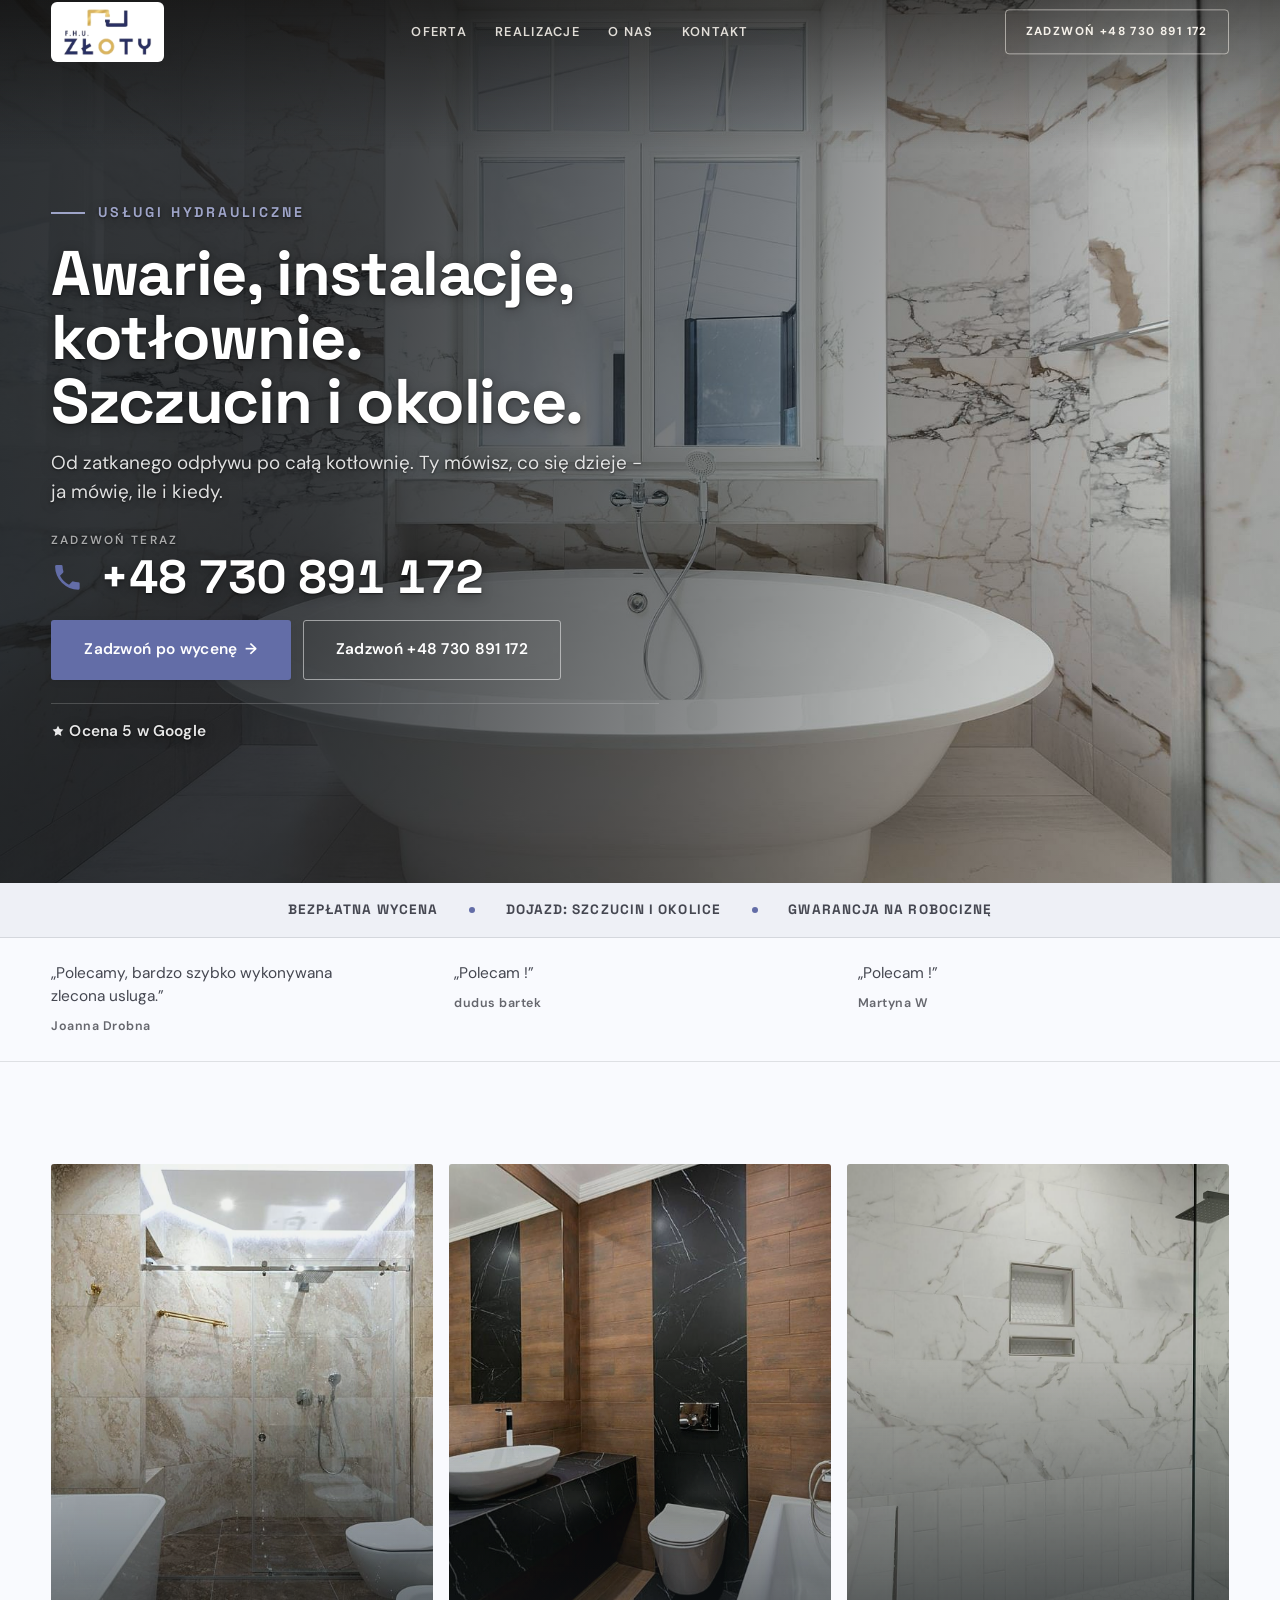
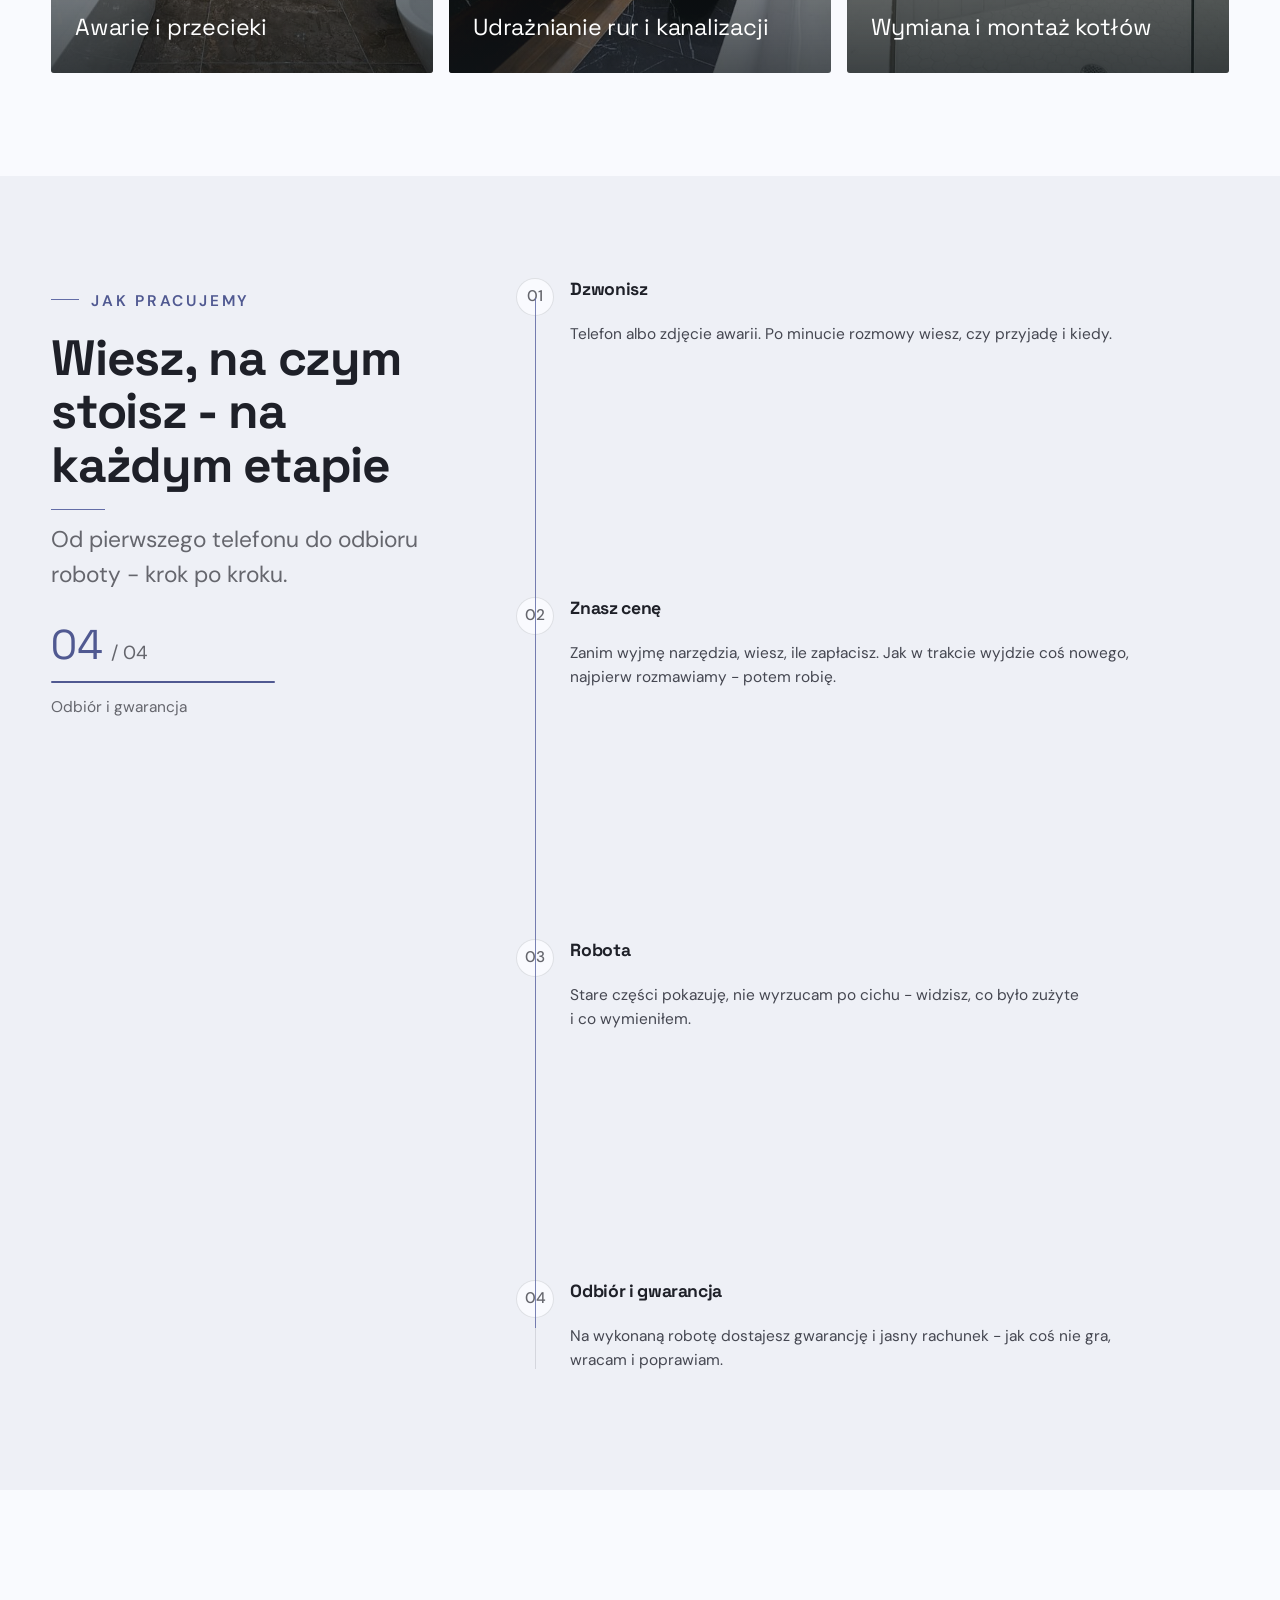
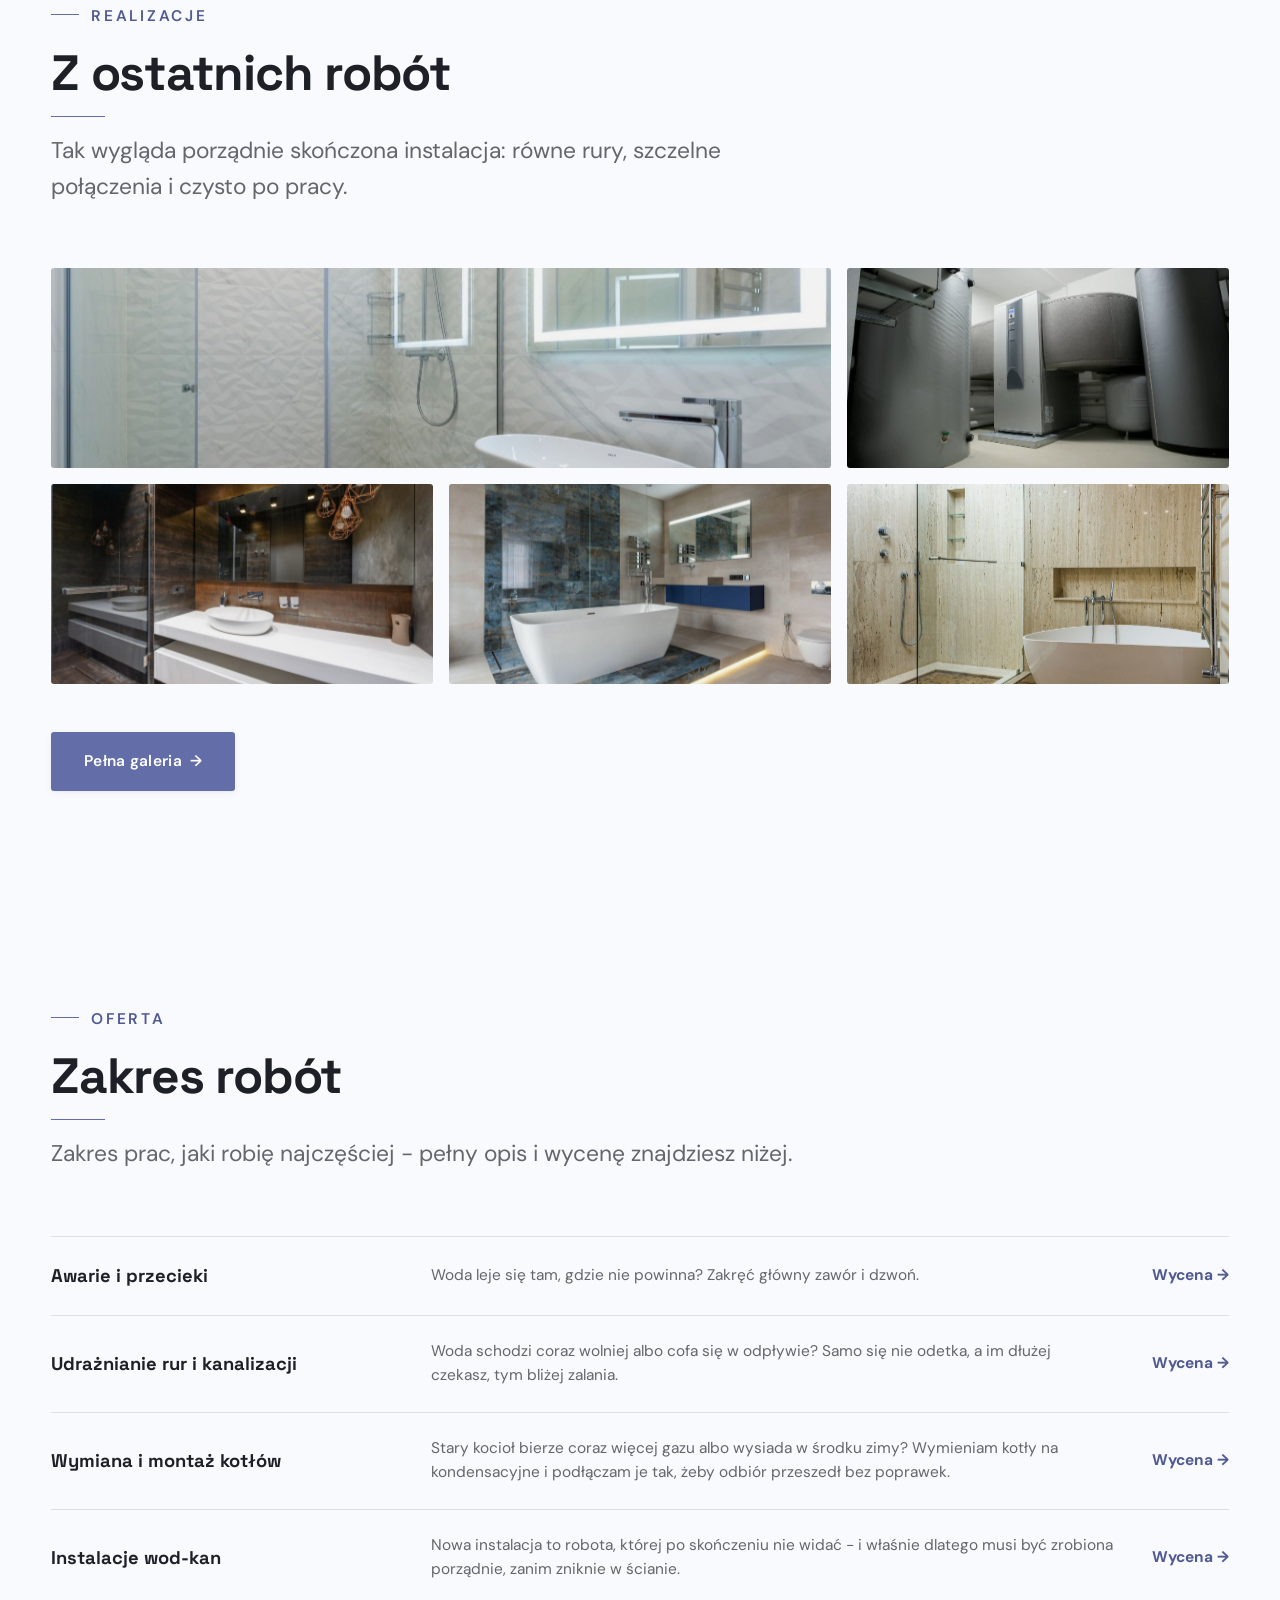
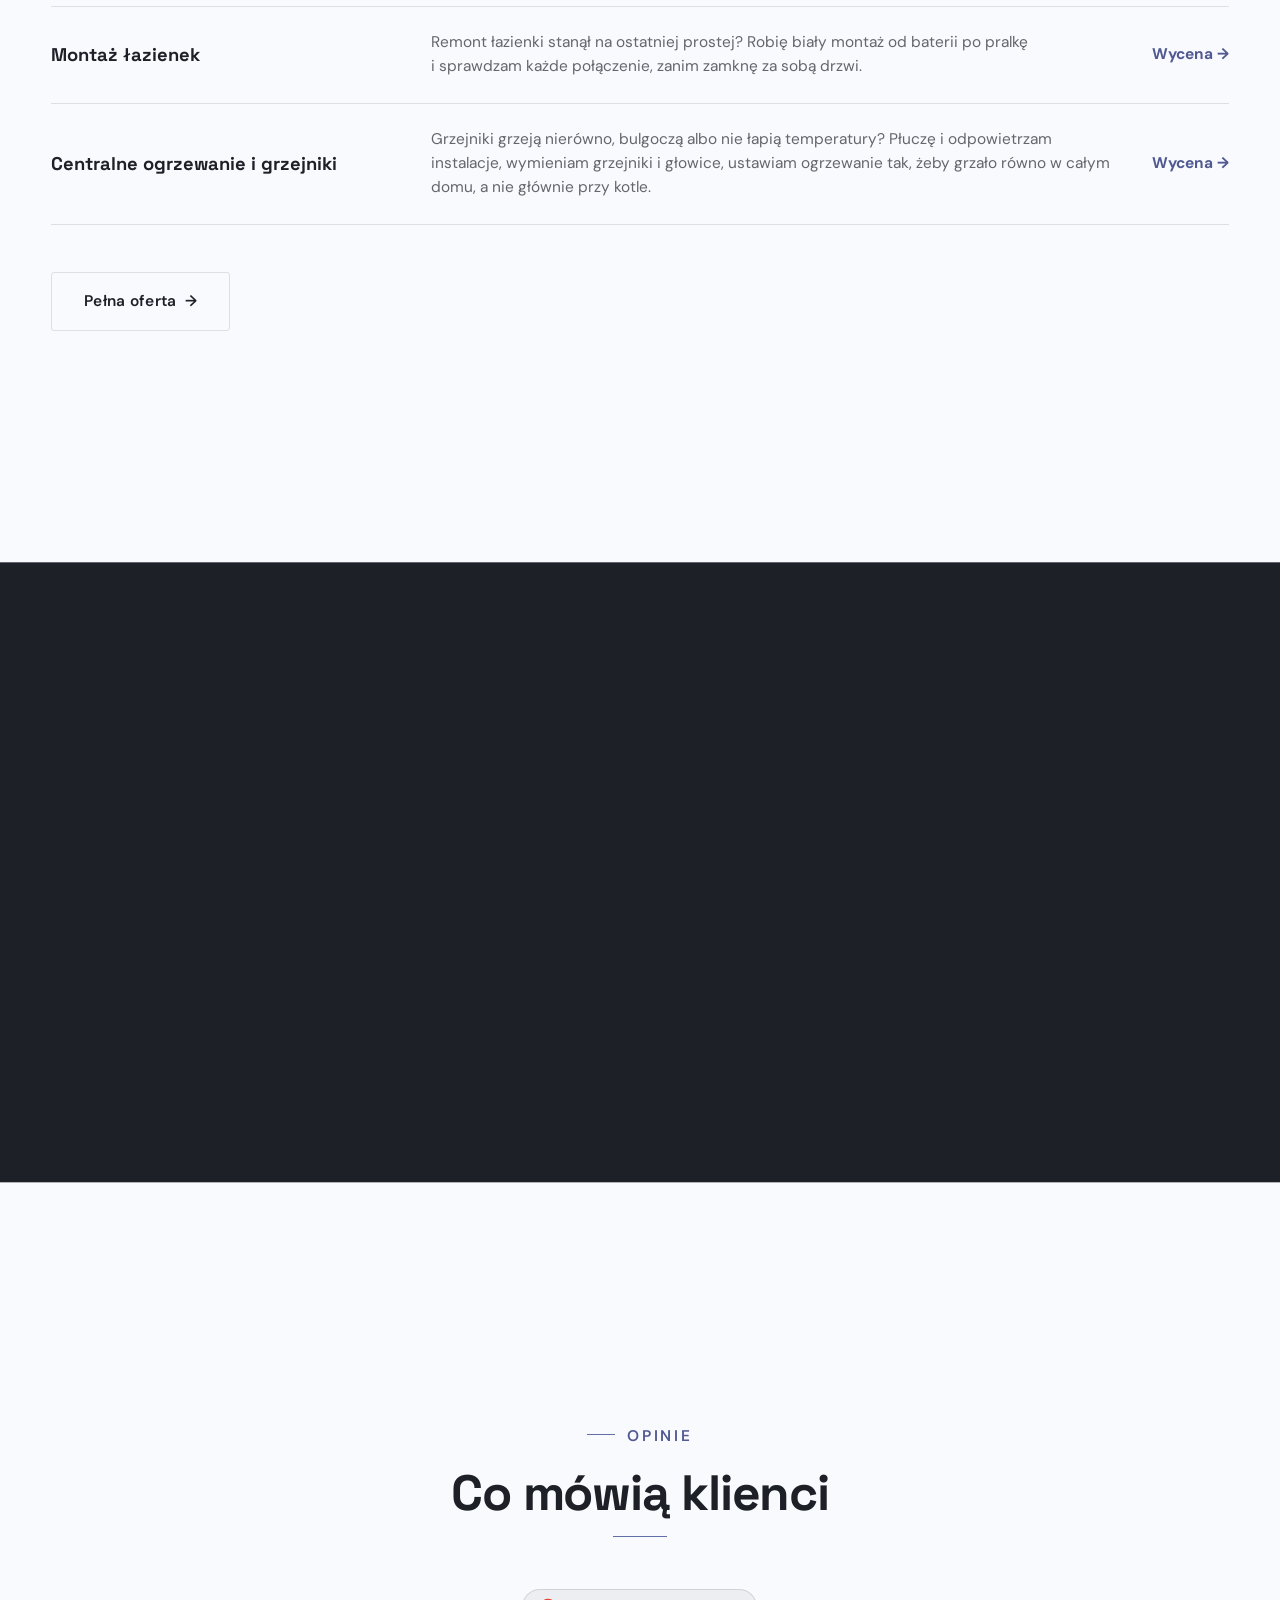
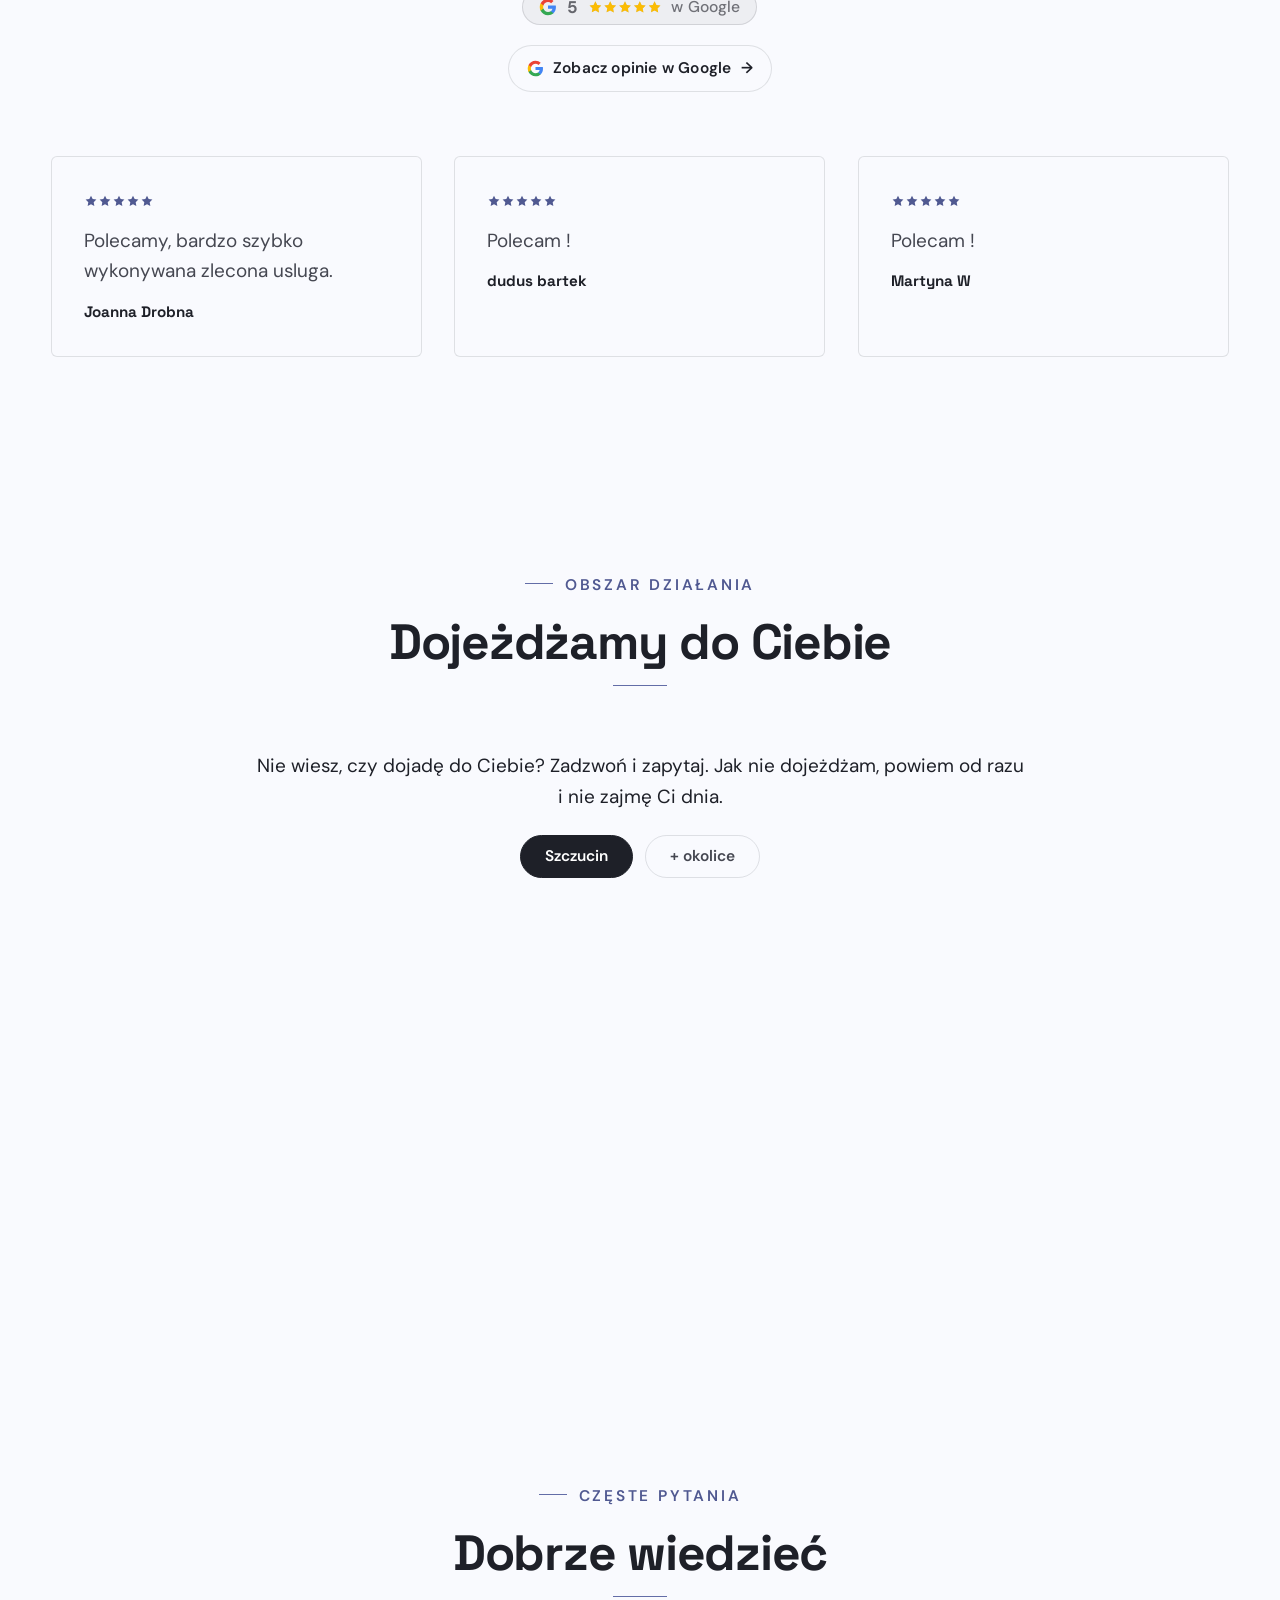
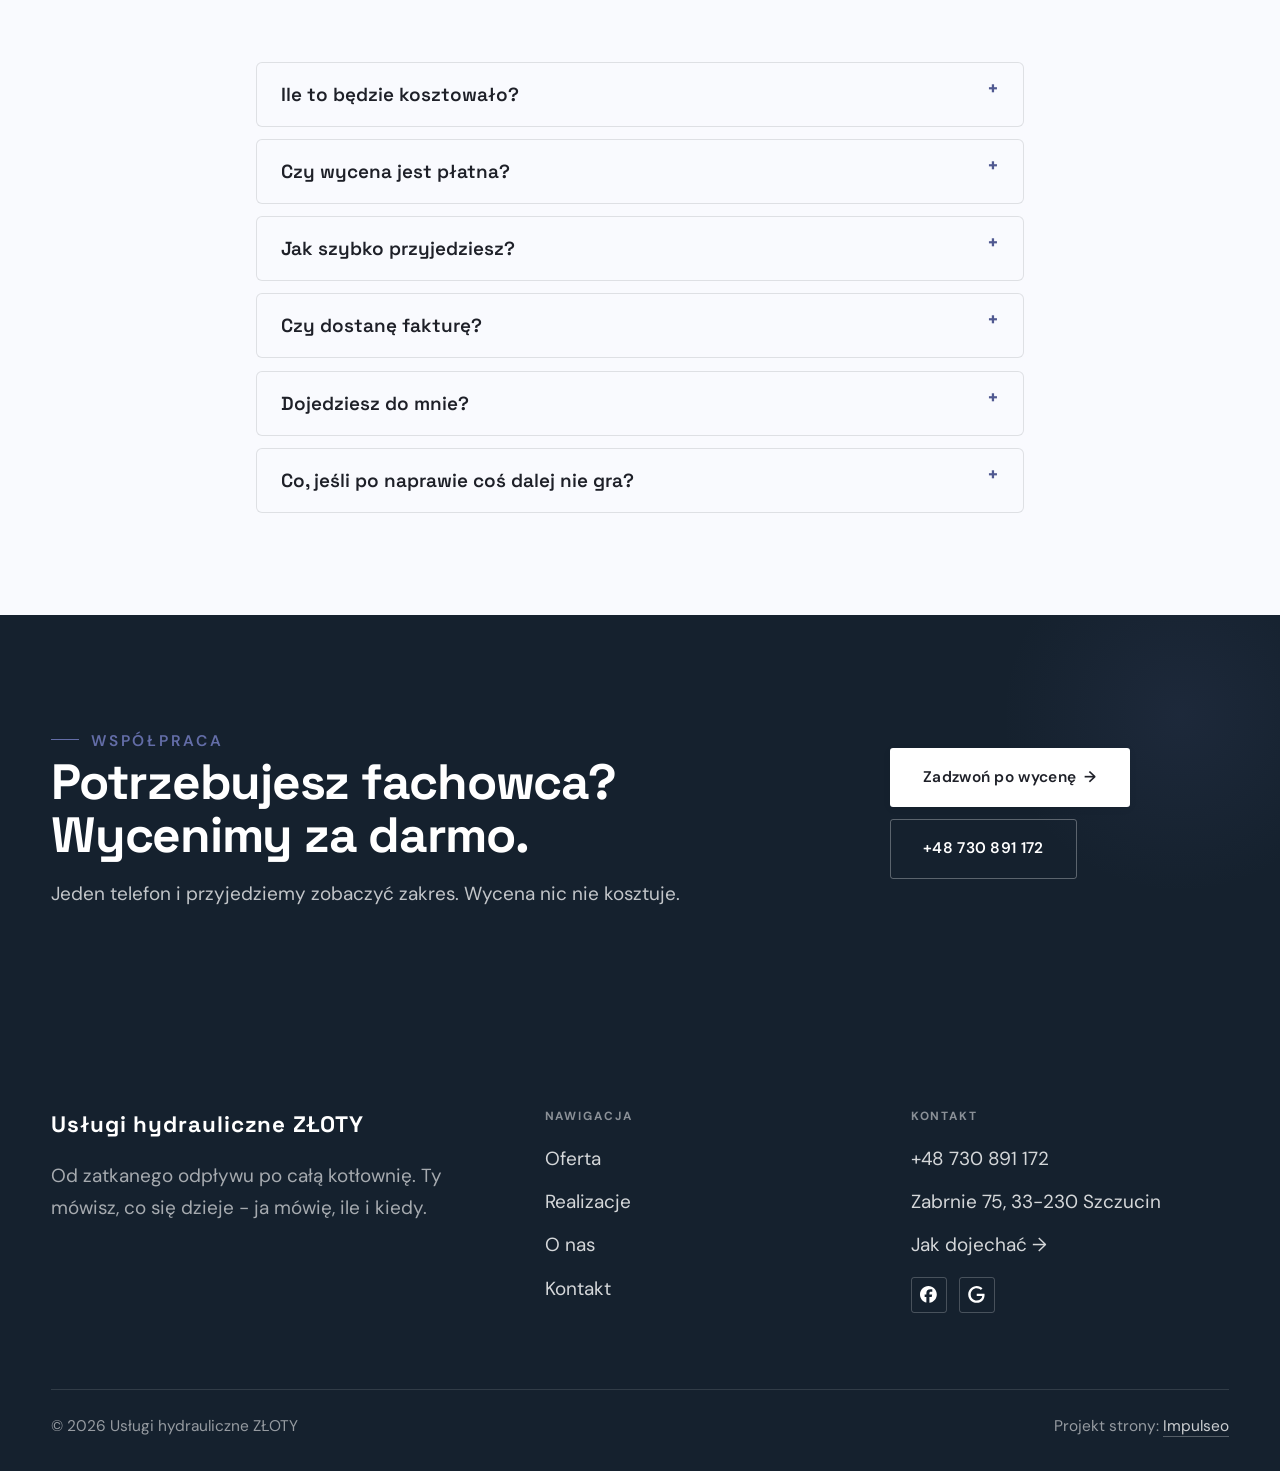
<file: index.html>
<!DOCTYPE html>
<html lang="pl">
<head>
<meta charset="UTF-8">
<meta name="viewport" content="width=device-width, initial-scale=1.0">
<title>Usługi hydrauliczne ZŁOTY - hydraulik, awarie i instalacje</title>
<meta name="description" content="Hydraulik w Szczucinie z dojazdem. Awarie, udrażnianie, instalacje wod-kan, wymiana kotłów. Cenę znasz przed robotą. Zadzwoń: +48 730 891 172.">
<link rel="canonical" href="https://impulseo-pl.github.io/uslugi-hydrauliczne-zloty/">
<meta name="robots" content="noindex, nofollow">
<meta property="og:type" content="website">
<meta property="og:locale" content="pl_PL">
<meta property="og:site_name" content="Usługi hydrauliczne ZŁOTY">
<meta property="og:title" content="Usługi hydrauliczne ZŁOTY - hydraulik, awarie i instalacje">
<meta property="og:description" content="Hydraulik w Szczucinie z dojazdem. Awarie, udrażnianie, instalacje wod-kan, wymiana kotłów. Cenę znasz przed robotą. Zadzwoń: +48 730 891 172.">
<meta property="og:url" content="https://impulseo-pl.github.io/uslugi-hydrauliczne-zloty/">
<meta property="og:image" content="https://impulseo-pl.github.io/uslugi-hydrauliczne-zloty/img/og.jpg">
<meta property="og:image:width" content="1200">
<meta property="og:image:height" content="630">
<meta name="twitter:card" content="summary_large_image">
<script type="application/ld+json">{"@context": "https://schema.org", "@type": "Plumber", "name": "Usługi hydrauliczne ZŁOTY", "url": "https://impulseo-pl.github.io/uslugi-hydrauliczne-zloty/", "telephone": "+48730891172", "image": "https://impulseo-pl.github.io/uslugi-hydrauliczne-zloty/img/og.jpg", "areaServed": "Szczucin", "sameAs": ["https://maps.google.com/?cid=11299414438092728222&g_mp=Cidnb29nbGUubWFwcy5wbGFjZXMudjEuUGxhY2VzLlNlYXJjaFRleHQQAhgEIAA", "https://www.facebook.com/p/Us%C5%82ugi-hydrauliczne-Z%C5%82oty-100089122954338/"]}</script>
<link rel="preconnect" href="https://fonts.googleapis.com">
<link rel="preconnect" href="https://fonts.gstatic.com" crossorigin>
<link href="https://fonts.googleapis.com/css2?family=Space+Grotesk:wght@500;600;700&family=DM+Sans:opsz,wght@9..40,400;9..40,500;9..40,600&display=swap" rel="stylesheet">
<link rel="stylesheet" href="assets/styles.css?v=324e9b2d">
</head>
<body>

<header class="nav">
  <div class="wrap nav-inner">
    <a class="brand brand-has-logo" href="index.html"><img class="brand-logo" src="img/logo.png" alt="Usługi hydrauliczne ZŁOTY" width="490" height="264" decoding="async"></a>
    <nav class="nav-links">
      <a href="oferta.html">Oferta</a>
      <a href="realizacje.html">Realizacje</a>
      <a href="o-nas.html">O nas</a>
      <a href="kontakt.html">Kontakt</a>
      <a href="tel:+48730891172" class="btn btn-accent">Zadzwoń +48 730 891 172</a>
    </nav>
    <button class="nav-toggle" aria-label="Menu"><span></span><span></span><span></span></button>
  </div>
</header>

<main>
<section class="hero-fach">
  <img class="hf-photo" src="img/hero.jpg" fetchpriority="high" data-rotate="img/g2.jpg|img/g4.jpg" alt="Usługi hydrauliczne ZŁOTY" width="1716" height="1098">
  <div class="hf-panel">
    <div class="hf-inner">
      <span class="hf-kicker">Usługi hydrauliczne</span>
      <h1 class="hf-title">Awarie, instalacje, kotłownie. Szczucin i okolice. <em></em></h1>
      <p class="hf-lead">Od zatkanego odpływu po całą kotłownię. Ty mówisz, co się dzieje - ja mówię, ile i kiedy.</p>
      <a class="hf-phone" href="tel:+48730891172"><span class="hf-phone-lab">Zadzwoń teraz</span><span class="hf-phone-num"><svg class="ico-tel" width="16" height="16" viewBox="0 0 24 24" fill="none" aria-hidden="true"><path d="M6.6 10.8a15.5 15.5 0 0 0 6.6 6.6l2.2-2.2a1 1 0 0 1 1-.24 11.4 11.4 0 0 0 3.6.58 1 1 0 0 1 1 1V20a1 1 0 0 1-1 1A17 17 0 0 1 3 4a1 1 0 0 1 1-1h3.5a1 1 0 0 1 1 1c0 1.25.2 2.46.58 3.6a1 1 0 0 1-.25 1l-2.23 2.2Z" fill="currentColor"/></svg> +48 730 891 172</span></a>
      <div class="hf-actions">
        <a href="kontakt.html" class="btn btn-accent">Zadzwoń po wycenę <span class="arr">→</span></a>
        <a href="tel:+48730891172" class="btn btn-ghost hf-ghost">Zadzwoń +48 730 891 172</a>
      </div>
      <div class="hf-trust"><svg class="ico-star" width="14" height="14" viewBox="0 0 24 24" style="vertical-align:-2px" aria-hidden="true"><path d="M12 2.8l2.85 5.8 6.4.93-4.63 4.5 1.1 6.37L12 17.4l-5.72 3 1.1-6.37-4.63-4.5 6.4-.93L12 2.8Z" fill="currentColor"/></svg> Ocena 5 w Google</div>
    </div>
  </div>
</section>
<section class="fach-promise">
  <div class="wrap">
    <ul class="fp-row reveal"><li>Bezpłatna wycena</li><li>Dojazd: Szczucin i okolice</li><li>Gwarancja na robociznę</li></ul>
  </div>
</section>
<section class="opinie-mini" aria-label="Opinie klientów">
  <div class="wrap">
    <div class="om-row">
      <div class="om-item reveal"><blockquote>„Polecamy, bardzo szybko wykonywana zlecona usluga.”</blockquote><span class="om-autor">Joanna Drobna</span></div>
      <div class="om-item reveal"><blockquote>„Polecam !”</blockquote><span class="om-autor">dudus bartek</span></div>
      <div class="om-item reveal"><blockquote>„Polecam !”</blockquote><span class="om-autor">Martyna W</span></div>
    </div>
  </div>
</section>
<section class="gateways-band">
  <div class="wrap">
    <div class="gateways">
      <a href="oferta.html" class="gateway reveal"><img src="img/g1.jpg" alt="Awarie i przecieki" loading="lazy" width="1200" height="801" decoding="async"><span class="g-ttl">Awarie i przecieki</span></a>
      <a href="oferta.html" class="gateway reveal"><img src="img/g3.jpg" alt="Udrażnianie rur i kanalizacji" loading="lazy" width="1200" height="801" decoding="async"><span class="g-ttl">Udrażnianie rur i kanalizacji</span></a>
      <a href="oferta.html" class="gateway reveal"><img src="img/g5.jpg" alt="Wymiana i montaż kotłów" loading="lazy" width="1880" height="1254" decoding="async"><span class="g-ttl">Wymiana i montaż kotłów</span></a>
    </div>
  </div>
</section>
<section class="proces proces-os fachowcy">
  <div class="wrap proc-grid">
    <div class="proc-side">
      <div class="head reveal">
        <span class="eyebrow">Jak pracujemy</span>
        <h2>Wiesz, na czym stoisz - na każdym etapie</h2>
        <p>Od pierwszego telefonu do odbioru roboty - krok po kroku.</p>
      </div>
      <div class="proc-count" aria-hidden="true"><span class="pc-cur">01</span><span class="pc-all">/ 04</span></div>
      <div class="proc-bar" aria-hidden="true"><i></i></div>
      <p class="proc-now" aria-hidden="true">Dzwonisz</p>
    </div>
    <ol class="proces-line">
      <li class="reveal"><span class="pno">01</span><h3>Dzwonisz</h3><p>Telefon albo zdjęcie awarii. Po minucie rozmowy wiesz, czy przyjadę i kiedy.</p></li>
      <li class="reveal"><span class="pno">02</span><h3>Znasz cenę</h3><p>Zanim wyjmę narzędzia, wiesz, ile zapłacisz. Jak w trakcie wyjdzie coś nowego, najpierw rozmawiamy - potem robię.</p></li>
      <li class="reveal"><span class="pno">03</span><h3>Robota</h3><p>Stare części pokazuję, nie wyrzucam po cichu - widzisz, co było zużyte i co wymieniłem.</p></li>
      <li class="reveal"><span class="pno">04</span><h3>Odbiór i gwarancja</h3><p>Na wykonaną robotę dostajesz gwarancję i jasny rachunek - jak coś nie gra, wracam i poprawiam.</p></li>
    </ol>
  </div>
</section>
<section>
  <div class="wrap">
    <div class="head reveal">
      <span class="eyebrow">Realizacje</span>
      <h2>Z ostatnich robót</h2>
      <p>Tak wygląda porządnie skończona instalacja: równe rury, szczelne połączenia i czysto po pracy.</p>
    </div>
    <div class="gallery">
      <div class="tile t-two3 reveal"><img src="img/g6.jpg" alt="Usługi hydrauliczne ZŁOTY" loading="lazy" width="1536" height="1202" decoding="async"></div>
      <div class="tile t-third reveal"><img src="img/g7.jpg" alt="Usługi hydrauliczne ZŁOTY" loading="lazy" width="1880" height="1253" decoding="async"></div>
      <div class="tile t-third reveal"><img src="img/g8.jpg" alt="Usługi hydrauliczne ZŁOTY" loading="lazy" width="1548" height="1010" decoding="async"></div>
      <div class="tile t-third reveal"><img src="img/g9.jpg" alt="Usługi hydrauliczne ZŁOTY" loading="lazy" width="1600" height="1068" decoding="async"></div>
      <div class="tile t-third reveal"><img src="img/g10.jpg" alt="Usługi hydrauliczne ZŁOTY" loading="lazy" width="1434" height="1222" decoding="async"></div>
    </div>
    <div style="margin-top:var(--space-7)" class="reveal"><a href="realizacje.html" class="btn btn-accent">Pełna galeria <span class="arr">→</span></a></div>
  </div>
</section>
<section class="fach-uslugi">
  <div class="wrap">
    <div class="head reveal">
      <span class="eyebrow">Oferta</span>
      <h2>Zakres robót</h2>
      <p>Zakres prac, jaki robię najczęściej - pełny opis i wycenę znajdziesz niżej.</p>
    </div>
    <ul class="fu-list">
      <li class="fu-row reveal"><div class="fu-name">Awarie i przecieki</div><div class="fu-desc">Woda leje się tam, gdzie nie powinna? Zakręć główny zawór i dzwoń.</div><a class="fu-cta" href="kontakt.html">Wycena <span class="arr">→</span></a></li>
      <li class="fu-row reveal"><div class="fu-name">Udrażnianie rur i kanalizacji</div><div class="fu-desc">Woda schodzi coraz wolniej albo cofa się w odpływie? Samo się nie odetka, a im dłużej czekasz, tym bliżej zalania.</div><a class="fu-cta" href="kontakt.html">Wycena <span class="arr">→</span></a></li>
      <li class="fu-row reveal"><div class="fu-name">Wymiana i montaż kotłów</div><div class="fu-desc">Stary kocioł bierze coraz więcej gazu albo wysiada w środku zimy? Wymieniam kotły na kondensacyjne i podłączam je tak, żeby odbiór przeszedł bez poprawek.</div><a class="fu-cta" href="kontakt.html">Wycena <span class="arr">→</span></a></li>
      <li class="fu-row reveal"><div class="fu-name">Instalacje wod-kan</div><div class="fu-desc">Nowa instalacja to robota, której po skończeniu nie widać - i właśnie dlatego musi być zrobiona porządnie, zanim zniknie w ścianie.</div><a class="fu-cta" href="kontakt.html">Wycena <span class="arr">→</span></a></li>
      <li class="fu-row reveal"><div class="fu-name">Montaż łazienek</div><div class="fu-desc">Remont łazienki stanął na ostatniej prostej? Robię biały montaż od baterii po pralkę i sprawdzam każde połączenie, zanim zamknę za sobą drzwi.</div><a class="fu-cta" href="kontakt.html">Wycena <span class="arr">→</span></a></li>
      <li class="fu-row reveal"><div class="fu-name">Centralne ogrzewanie i grzejniki</div><div class="fu-desc">Grzejniki grzeją nierówno, bulgoczą albo nie łapią temperatury? Płuczę i odpowietrzam instalacje, wymieniam grzejniki i głowice, ustawiam ogrzewanie tak, żeby grzało równo w całym domu, a nie głównie przy kotle.</div><a class="fu-cta" href="kontakt.html">Wycena <span class="arr">→</span></a></li>
    </ul>
    <div style="margin-top:var(--space-7)" class="reveal"><a href="oferta.html" class="btn btn-ghost">Pełna oferta <span class="arr">→</span></a></div>
  </div>
</section>
<section class="stopklatka" aria-hidden="true">
  <div class="stk-bg" style="background-image:url(img/about.jpg)"></div>
</section>
<section class="opinie">
  <div class="wrap">
    <div class="head center reveal">
      <span class="eyebrow">Opinie</span>
      <h2>Co mówią klienci</h2>
    </div>
    <p class="op-meta reveal"><span class="g-badge"><svg class="gb-ico" viewBox="0 0 24 24" width="18" height="18" aria-hidden="true"><path fill="#4285F4" d="M22.56 12.25c0-.78-.07-1.53-.2-2.25H12v4.26h5.92c-.26 1.37-1.04 2.53-2.21 3.31v2.77h3.57c2.08-1.92 3.28-4.74 3.28-8.09z"/><path fill="#34A853" d="M12 23c2.97 0 5.46-.98 7.28-2.66l-3.57-2.77c-.98.66-2.23 1.06-3.71 1.06-2.86 0-5.29-1.93-6.16-4.53H2.18v2.84C3.99 20.53 7.7 23 12 23z"/><path fill="#FBBC05" d="M5.84 14.09c-.22-.66-.35-1.36-.35-2.09s.13-1.43.35-2.09V7.07H2.18C1.43 8.55 1 10.22 1 12s.43 3.45 1.18 4.93l2.85-2.22.81-.62z"/><path fill="#EA4335" d="M12 5.38c1.62 0 3.06.56 4.21 1.64l3.15-3.15C17.45 2.09 14.97 1 12 1 7.7 1 3.99 3.47 2.18 7.07l3.66 2.84c.87-2.6 3.3-4.53 6.16-4.53z"/></svg><b class="gb-ocena">5</b><svg class="gb-stars" viewBox="0 0 90 18" width="74" height="14.8" aria-hidden="true"><g fill="currentColor" opacity=".26"><path transform="translate(0,0)" d="M9 1.6l2.2 4.46 4.92.72-3.56 3.47.84 4.9L9 12.74l-4.4 2.31.84-4.9L1.88 6.68l4.92-.72L9 1.6Z"/><path transform="translate(18,0)" d="M9 1.6l2.2 4.46 4.92.72-3.56 3.47.84 4.9L9 12.74l-4.4 2.31.84-4.9L1.88 6.68l4.92-.72L9 1.6Z"/><path transform="translate(36,0)" d="M9 1.6l2.2 4.46 4.92.72-3.56 3.47.84 4.9L9 12.74l-4.4 2.31.84-4.9L1.88 6.68l4.92-.72L9 1.6Z"/><path transform="translate(54,0)" d="M9 1.6l2.2 4.46 4.92.72-3.56 3.47.84 4.9L9 12.74l-4.4 2.31.84-4.9L1.88 6.68l4.92-.72L9 1.6Z"/><path transform="translate(72,0)" d="M9 1.6l2.2 4.46 4.92.72-3.56 3.47.84 4.9L9 12.74l-4.4 2.31.84-4.9L1.88 6.68l4.92-.72L9 1.6Z"/></g><clipPath id="gs1000"><rect x="0" y="0" width="90.0" height="18"/></clipPath><g fill="#FBBC04" clip-path="url(#gs1000)"><path transform="translate(0,0)" d="M9 1.6l2.2 4.46 4.92.72-3.56 3.47.84 4.9L9 12.74l-4.4 2.31.84-4.9L1.88 6.68l4.92-.72L9 1.6Z"/><path transform="translate(18,0)" d="M9 1.6l2.2 4.46 4.92.72-3.56 3.47.84 4.9L9 12.74l-4.4 2.31.84-4.9L1.88 6.68l4.92-.72L9 1.6Z"/><path transform="translate(36,0)" d="M9 1.6l2.2 4.46 4.92.72-3.56 3.47.84 4.9L9 12.74l-4.4 2.31.84-4.9L1.88 6.68l4.92-.72L9 1.6Z"/><path transform="translate(54,0)" d="M9 1.6l2.2 4.46 4.92.72-3.56 3.47.84 4.9L9 12.74l-4.4 2.31.84-4.9L1.88 6.68l4.92-.72L9 1.6Z"/><path transform="translate(72,0)" d="M9 1.6l2.2 4.46 4.92.72-3.56 3.47.84 4.9L9 12.74l-4.4 2.31.84-4.9L1.88 6.68l4.92-.72L9 1.6Z"/></g></svg><span class="gb-txt">w Google</span></span></p>
    <p class="op-meta reveal"><a class="op-google" href="https://maps.google.com/?cid=11299414438092728222&amp;g_mp=Cidnb29nbGUubWFwcy5wbGFjZXMudjEuUGxhY2VzLlNlYXJjaFRleHQQAhgEIAA" target="_blank" rel="noopener"><svg class="op-g-ico" viewBox="0 0 24 24" width="17" height="17" aria-hidden="true"><path fill="#4285F4" d="M22.56 12.25c0-.78-.07-1.53-.2-2.25H12v4.26h5.92c-.26 1.37-1.04 2.53-2.21 3.31v2.77h3.57c2.08-1.92 3.28-4.74 3.28-8.09z"/><path fill="#34A853" d="M12 23c2.97 0 5.46-.98 7.28-2.66l-3.57-2.77c-.98.66-2.23 1.06-3.71 1.06-2.86 0-5.29-1.93-6.16-4.53H2.18v2.84C3.99 20.53 7.7 23 12 23z"/><path fill="#FBBC05" d="M5.84 14.09c-.22-.66-.35-1.36-.35-2.09s.13-1.43.35-2.09V7.07H2.18C1.43 8.55 1 10.22 1 12s.43 3.45 1.18 4.93l2.85-2.22.81-.62z"/><path fill="#EA4335" d="M12 5.38c1.62 0 3.06.56 4.21 1.64l3.15-3.15C17.45 2.09 14.97 1 12 1 7.7 1 3.99 3.47 2.18 7.07l3.66 2.84c.87-2.6 3.3-4.53 6.16-4.53z"/></svg><span>Zobacz opinie w Google</span><span class="arr">→</span></a></p>
    <div class="opinie-grid">
      <figure class="op-card reveal"><span class="op-star"><svg class="ico-star" width="14" height="14" viewBox="0 0 24 24" style="vertical-align:-2px" aria-hidden="true"><path d="M12 2.8l2.85 5.8 6.4.93-4.63 4.5 1.1 6.37L12 17.4l-5.72 3 1.1-6.37-4.63-4.5 6.4-.93L12 2.8Z" fill="currentColor"/></svg><svg class="ico-star" width="14" height="14" viewBox="0 0 24 24" style="vertical-align:-2px" aria-hidden="true"><path d="M12 2.8l2.85 5.8 6.4.93-4.63 4.5 1.1 6.37L12 17.4l-5.72 3 1.1-6.37-4.63-4.5 6.4-.93L12 2.8Z" fill="currentColor"/></svg><svg class="ico-star" width="14" height="14" viewBox="0 0 24 24" style="vertical-align:-2px" aria-hidden="true"><path d="M12 2.8l2.85 5.8 6.4.93-4.63 4.5 1.1 6.37L12 17.4l-5.72 3 1.1-6.37-4.63-4.5 6.4-.93L12 2.8Z" fill="currentColor"/></svg><svg class="ico-star" width="14" height="14" viewBox="0 0 24 24" style="vertical-align:-2px" aria-hidden="true"><path d="M12 2.8l2.85 5.8 6.4.93-4.63 4.5 1.1 6.37L12 17.4l-5.72 3 1.1-6.37-4.63-4.5 6.4-.93L12 2.8Z" fill="currentColor"/></svg><svg class="ico-star" width="14" height="14" viewBox="0 0 24 24" style="vertical-align:-2px" aria-hidden="true"><path d="M12 2.8l2.85 5.8 6.4.93-4.63 4.5 1.1 6.37L12 17.4l-5.72 3 1.1-6.37-4.63-4.5 6.4-.93L12 2.8Z" fill="currentColor"/></svg></span><blockquote>Polecamy, bardzo szybko wykonywana zlecona usluga.</blockquote><span class="op-autor">Joanna Drobna</span></figure>
      <figure class="op-card reveal"><span class="op-star"><svg class="ico-star" width="14" height="14" viewBox="0 0 24 24" style="vertical-align:-2px" aria-hidden="true"><path d="M12 2.8l2.85 5.8 6.4.93-4.63 4.5 1.1 6.37L12 17.4l-5.72 3 1.1-6.37-4.63-4.5 6.4-.93L12 2.8Z" fill="currentColor"/></svg><svg class="ico-star" width="14" height="14" viewBox="0 0 24 24" style="vertical-align:-2px" aria-hidden="true"><path d="M12 2.8l2.85 5.8 6.4.93-4.63 4.5 1.1 6.37L12 17.4l-5.72 3 1.1-6.37-4.63-4.5 6.4-.93L12 2.8Z" fill="currentColor"/></svg><svg class="ico-star" width="14" height="14" viewBox="0 0 24 24" style="vertical-align:-2px" aria-hidden="true"><path d="M12 2.8l2.85 5.8 6.4.93-4.63 4.5 1.1 6.37L12 17.4l-5.72 3 1.1-6.37-4.63-4.5 6.4-.93L12 2.8Z" fill="currentColor"/></svg><svg class="ico-star" width="14" height="14" viewBox="0 0 24 24" style="vertical-align:-2px" aria-hidden="true"><path d="M12 2.8l2.85 5.8 6.4.93-4.63 4.5 1.1 6.37L12 17.4l-5.72 3 1.1-6.37-4.63-4.5 6.4-.93L12 2.8Z" fill="currentColor"/></svg><svg class="ico-star" width="14" height="14" viewBox="0 0 24 24" style="vertical-align:-2px" aria-hidden="true"><path d="M12 2.8l2.85 5.8 6.4.93-4.63 4.5 1.1 6.37L12 17.4l-5.72 3 1.1-6.37-4.63-4.5 6.4-.93L12 2.8Z" fill="currentColor"/></svg></span><blockquote>Polecam !</blockquote><span class="op-autor">dudus bartek</span></figure>
      <figure class="op-card reveal"><span class="op-star"><svg class="ico-star" width="14" height="14" viewBox="0 0 24 24" style="vertical-align:-2px" aria-hidden="true"><path d="M12 2.8l2.85 5.8 6.4.93-4.63 4.5 1.1 6.37L12 17.4l-5.72 3 1.1-6.37-4.63-4.5 6.4-.93L12 2.8Z" fill="currentColor"/></svg><svg class="ico-star" width="14" height="14" viewBox="0 0 24 24" style="vertical-align:-2px" aria-hidden="true"><path d="M12 2.8l2.85 5.8 6.4.93-4.63 4.5 1.1 6.37L12 17.4l-5.72 3 1.1-6.37-4.63-4.5 6.4-.93L12 2.8Z" fill="currentColor"/></svg><svg class="ico-star" width="14" height="14" viewBox="0 0 24 24" style="vertical-align:-2px" aria-hidden="true"><path d="M12 2.8l2.85 5.8 6.4.93-4.63 4.5 1.1 6.37L12 17.4l-5.72 3 1.1-6.37-4.63-4.5 6.4-.93L12 2.8Z" fill="currentColor"/></svg><svg class="ico-star" width="14" height="14" viewBox="0 0 24 24" style="vertical-align:-2px" aria-hidden="true"><path d="M12 2.8l2.85 5.8 6.4.93-4.63 4.5 1.1 6.37L12 17.4l-5.72 3 1.1-6.37-4.63-4.5 6.4-.93L12 2.8Z" fill="currentColor"/></svg><svg class="ico-star" width="14" height="14" viewBox="0 0 24 24" style="vertical-align:-2px" aria-hidden="true"><path d="M12 2.8l2.85 5.8 6.4.93-4.63 4.5 1.1 6.37L12 17.4l-5.72 3 1.1-6.37-4.63-4.5 6.4-.93L12 2.8Z" fill="currentColor"/></svg></span><blockquote>Polecam !</blockquote><span class="op-autor">Martyna W</span></figure>
    </div>
  </div>
</section>
<section class="obszar">
  <div class="wrap">
    <div class="head center reveal">
      <span class="eyebrow">Obszar działania</span>
      <h2>Dojeżdżamy do Ciebie</h2>
    </div>
    <p class="obszar-txt reveal" style="text-align:center;max-width:60ch;margin:0 auto 1.4rem">Nie wiesz, czy dojadę do Ciebie? Zadzwoń i zapytaj. Jak nie dojeżdżam, powiem od razu i nie zajmę Ci dnia.</p>
    <ul class="obszar-list reveal"><li class="is-home">Szczucin</li><li>+ okolice</li></ul>
    <div class="obszar-mapa reveal" style="margin-top:var(--space-7)">
      <iframe title="Obszar działania - Szczucin i okolice" src="https://maps.google.com/maps?q=50.2850112%2C21.0975343&amp;z=11&amp;output=embed" loading="lazy" referrerpolicy="no-referrer-when-downgrade" style="width:100%;height:clamp(280px,38vh,420px);border:0;display:block;border-radius:var(--r-md)"></iframe>
    </div>
  </div>
</section>
<section class="faq-klinika">
  <div class="wrap">
    <div class="head center reveal">
      <span class="eyebrow">Częste pytania</span>
      <h2>Dobrze wiedzieć</h2>
    </div>
    <div class="faq-list">
      <details class="faq-item reveal"><summary>Ile to będzie kosztowało?</summary><p>Zależy, co się dzieje - dlatego wypytuję przez telefon i od razu podaję widełki. Ostateczną cenę znasz przed robotą, nie po niej.</p></details>
      <details class="faq-item reveal"><summary>Czy wycena jest płatna?</summary><p>Za obejrzenie i wycenę nie biorę pieniędzy. Płacisz za robotę, nie za rozmowę o niej.</p></details>
      <details class="faq-item reveal"><summary>Jak szybko przyjedziesz?</summary><p>Przy zalaniu liczy się każda godzina, więc przy awarii przestawiam grafik. Prace planowane umawiamy z kilkudniowym wyprzedzeniem.</p></details>
      <details class="faq-item reveal"><summary>Czy dostanę fakturę?</summary><p>Tak, na firmę albo na osobę prywatną. Dokument dostajesz od razu, a nie „wyślę później”.</p></details>
      <details class="faq-item reveal"><summary>Dojedziesz do mnie?</summary><p>Granicę wyznacza kalendarz, nie mapa. Przy większej robocie dojeżdżam dalej - zapytaj.</p></details>
      <details class="faq-item reveal"><summary>Co, jeśli po naprawie coś dalej nie gra?</summary><p>Wracam i sprawdzam. Moja wina - poprawiam za darmo; wyszło coś nowego - mówię wprost, co i za ile.</p></details>
    </div>
  </div>
</section>
<section class="cta">
  <div class="wrap">
    <div class="reveal">
      <span class="eyebrow">Współpraca</span>
      <h2>Potrzebujesz fachowca? Wycenimy za darmo.</h2>
      <p>Jeden telefon i przyjedziemy zobaczyć zakres. Wycena nic nie kosztuje.</p>
    </div>
    <div class="cta-actions reveal">
      <a href="kontakt.html" class="btn btn-light">Zadzwoń po wycenę <span class="arr">→</span></a>
      <a href="tel:+48730891172" class="btn btn-ghost btn-ghost-cta">+48 730 891 172</a>
    </div>
  </div>
</section>
</main>

<footer>
  <div class="wrap">
    <div class="foot-grid">
      <div class="foot-brand">
        <div class="name">Usługi hydrauliczne ZŁOTY</div>
        <p>Od zatkanego odpływu po całą kotłownię. Ty mówisz, co się dzieje - ja mówię, ile i kiedy.</p>
      </div>
      <div class="foot-col">
        <h4>Nawigacja</h4>
        <a href="oferta.html">Oferta</a>
        <a href="realizacje.html">Realizacje</a>
        <a href="o-nas.html">O nas</a>
        <a href="kontakt.html">Kontakt</a>
      </div>
      <div class="foot-col">
        <h4>Kontakt</h4>
        <a href="tel:+48730891172">+48 730 891 172</a>
        <p>Zabrnie 75, 33-230 Szczucin</p>
        <a href="https://maps.google.com/?cid=11299414438092728222&g_mp=Cidnb29nbGUubWFwcy5wbGFjZXMudjEuUGxhY2VzLlNlYXJjaFRleHQQAhgEIAA" target="_blank" rel="noopener">Jak dojechać →</a>
      <div class="foot-soc">
        <a class="soc" href="https://www.facebook.com/p/Us%C5%82ugi-hydrauliczne-Z%C5%82oty-100089122954338/" target="_blank" rel="noopener" aria-label="Facebook - Usługi hydrauliczne ZŁOTY"><svg viewBox="0 0 24 24" aria-hidden="true" focusable="false"><path d="M9.101 23.691v-7.98H6.627v-3.667h2.474v-1.58c0-4.085 1.848-5.978 5.858-5.978.401 0 .955.042 1.468.103a8.68 8.68 0 0 1 1.141.195v3.325a8.623 8.623 0 0 0-.653-.036 26.805 26.805 0 0 0-.733-.009c-.707 0-1.259.096-1.675.309a1.686 1.686 0 0 0-.679.622c-.258.42-.374.995-.374 1.752v1.297h3.919l-.386 2.103-.287 1.564h-3.246v8.245C19.396 23.238 24 18.179 24 12.044c0-6.627-5.373-12-12-12s-12 5.373-12 12c0 5.628 3.874 10.35 9.101 11.647Z" fill="currentColor"/></svg></a>
        <a class="soc" href="https://maps.google.com/?cid=11299414438092728222&g_mp=Cidnb29nbGUubWFwcy5wbGFjZXMudjEuUGxhY2VzLlNlYXJjaFRleHQQAhgEIAA" target="_blank" rel="noopener" aria-label="Google - Usługi hydrauliczne ZŁOTY"><svg viewBox="0 0 24 24" aria-hidden="true" focusable="false"><path d="M12.48 10.92v3.28h7.84c-.24 1.84-.853 3.187-1.787 4.133-1.147 1.147-2.933 2.4-6.053 2.4-4.827 0-8.6-3.893-8.6-8.72s3.773-8.72 8.6-8.72c2.6 0 4.507 1.027 5.907 2.347l2.307-2.307C18.747 1.44 16.133 0 12.48 0 5.867 0 .307 5.387.307 12s5.56 12 12.173 12c3.573 0 6.267-1.173 8.373-3.36 2.16-2.16 2.84-5.213 2.84-7.667 0-.76-.053-1.467-.173-2.053H12.48z" fill="currentColor"/></svg></a>
      </div>
      </div>
    </div>
    <div class="foot-bot">
      <span>© 2026 Usługi hydrauliczne ZŁOTY</span>
      <span>Projekt strony: <a class="foot-credit" href="https://impulseo.pl" target="_blank" rel="noopener">Impulseo</a></span>
    </div>
  </div>
</footer>
<div class="sticky-call"><a class="sc-call" href="tel:+48730891172"><svg class="ico-tel" width="16" height="16" viewBox="0 0 24 24" fill="none" aria-hidden="true"><path d="M6.6 10.8a15.5 15.5 0 0 0 6.6 6.6l2.2-2.2a1 1 0 0 1 1-.24 11.4 11.4 0 0 0 3.6.58 1 1 0 0 1 1 1V20a1 1 0 0 1-1 1A17 17 0 0 1 3 4a1 1 0 0 1 1-1h3.5a1 1 0 0 1 1 1c0 1.25.2 2.46.58 3.6a1 1 0 0 1-.25 1l-2.23 2.2Z" fill="currentColor"/></svg> Zadzwoń</a><a class="sc-quote" href="kontakt.html">Zadzwoń po wycenę</a></div>
<div class="demo-wazne" data-do="2026-10-12" data-cykl="3" hidden><svg class="dw-ico" width="13" height="13" viewBox="0 0 24 24" fill="none" aria-hidden="true"><circle cx="12" cy="12" r="8.6" stroke="currentColor" stroke-width="1.8"/><path d="M12 7.2V12l3.3 2" stroke="currentColor" stroke-width="1.8" stroke-linecap="round"/></svg><span class="dw-txt"></span></div>

<script src="assets/main.js"></script>
</body>
</html>
</file>
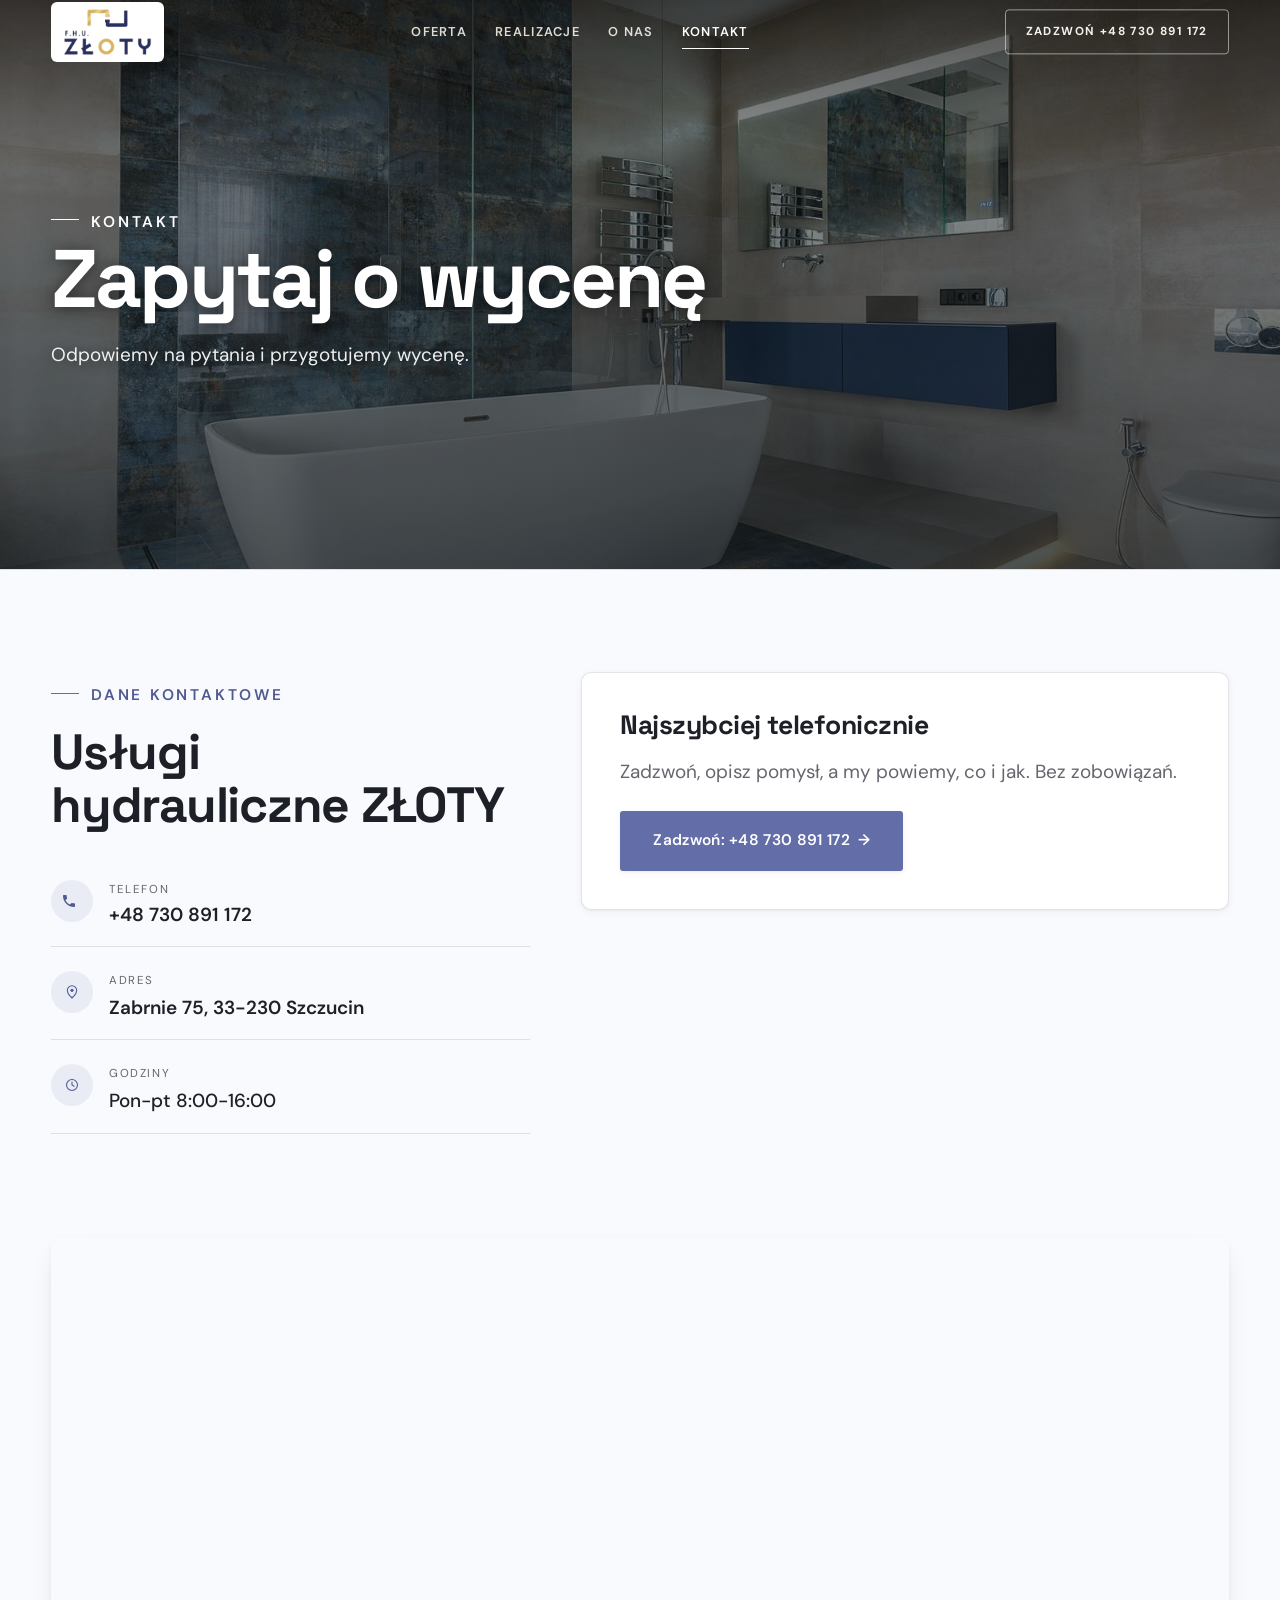
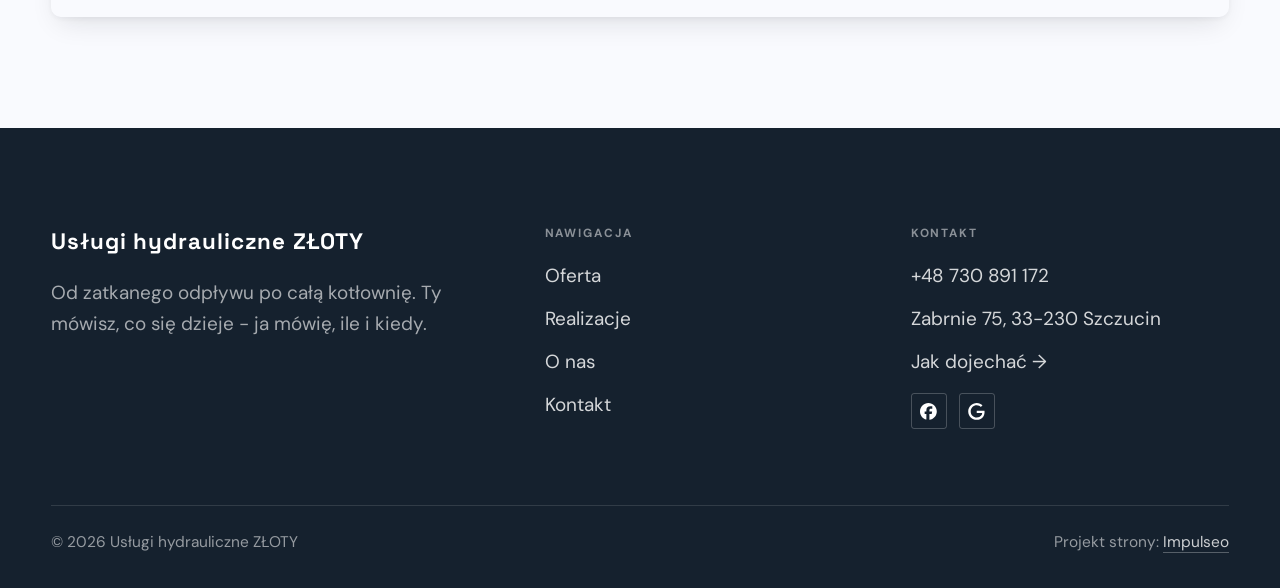
<file: kontakt.html>
<!DOCTYPE html>
<html lang="pl">
<head>
<meta charset="UTF-8">
<meta name="viewport" content="width=device-width, initial-scale=1.0">
<title>Kontakt - Usługi hydrauliczne ZŁOTY</title>
<meta name="description" content="Kontakt Usługi hydrauliczne ZŁOTY - Zabrnie 75, 33-230 Szczucin">
<link rel="canonical" href="https://impulseo-pl.github.io/uslugi-hydrauliczne-zloty/kontakt.html">
<meta name="robots" content="noindex, nofollow">
<meta property="og:type" content="website">
<meta property="og:locale" content="pl_PL">
<meta property="og:site_name" content="Usługi hydrauliczne ZŁOTY">
<meta property="og:title" content="Kontakt - Usługi hydrauliczne ZŁOTY">
<meta property="og:description" content="Kontakt Usługi hydrauliczne ZŁOTY - Zabrnie 75, 33-230 Szczucin">
<meta property="og:url" content="https://impulseo-pl.github.io/uslugi-hydrauliczne-zloty/kontakt.html">
<meta property="og:image" content="https://impulseo-pl.github.io/uslugi-hydrauliczne-zloty/img/og.jpg">
<meta property="og:image:width" content="1200">
<meta property="og:image:height" content="630">
<meta name="twitter:card" content="summary_large_image">
<link rel="preconnect" href="https://fonts.googleapis.com">
<link rel="preconnect" href="https://fonts.gstatic.com" crossorigin>
<link href="https://fonts.googleapis.com/css2?family=Space+Grotesk:wght@500;600;700&family=DM+Sans:opsz,wght@9..40,400;9..40,500;9..40,600&display=swap" rel="stylesheet">
<link rel="stylesheet" href="assets/styles.css?v=324e9b2d">
</head>
<body>

<header class="nav">
  <div class="wrap nav-inner">
    <a class="brand brand-has-logo" href="index.html"><img class="brand-logo" src="img/logo.png" alt="Usługi hydrauliczne ZŁOTY" width="490" height="264" decoding="async"></a>
    <nav class="nav-links">
      <a href="oferta.html">Oferta</a>
      <a href="realizacje.html">Realizacje</a>
      <a href="o-nas.html">O nas</a>
      <a href="kontakt.html" class="active" aria-current="page">Kontakt</a>
      <a href="tel:+48730891172" class="btn btn-accent">Zadzwoń +48 730 891 172</a>
    </nav>
    <button class="nav-toggle" aria-label="Menu"><span></span><span></span><span></span></button>
  </div>
</header>

<main>
<section class="pagehead">
  <img src="img/g9.jpg" alt="Usługi hydrauliczne ZŁOTY - Zapytaj o wycenę" width="1600" height="1068" decoding="async">
  <div class="wrap">
    <span class="eyebrow">Kontakt</span>
    <h1>Zapytaj o wycenę</h1>
    <p>Odpowiemy na pytania i przygotujemy wycenę.</p>
  </div>
</section>
<section>
  <div class="wrap contact-grid">
    <div class="reveal">
      <span class="eyebrow">Dane kontaktowe</span>
      <h2 style="margin:var(--space-4) 0 var(--space-6)">Usługi hydrauliczne ZŁOTY</h2>
      <div class="info-list">
        <div class="info-row"><div class="ic"><svg class="ico-tel" width="16" height="16" viewBox="0 0 24 24" fill="none" aria-hidden="true"><path d="M6.6 10.8a15.5 15.5 0 0 0 6.6 6.6l2.2-2.2a1 1 0 0 1 1-.24 11.4 11.4 0 0 0 3.6.58 1 1 0 0 1 1 1V20a1 1 0 0 1-1 1A17 17 0 0 1 3 4a1 1 0 0 1 1-1h3.5a1 1 0 0 1 1 1c0 1.25.2 2.46.58 3.6a1 1 0 0 1-.25 1l-2.23 2.2Z" fill="currentColor"/></svg></div><div><div class="lbl">Telefon</div><a class="val" href="tel:+48730891172">+48 730 891 172</a></div></div>
        <div class="info-row"><div class="ic"><svg class="ico-pin" width="16" height="16" viewBox="0 0 24 24" fill="none" aria-hidden="true"><path d="M12 21s7-6.1 7-11.5A7 7 0 0 0 5 9.5C5 14.9 12 21 12 21Z" stroke="currentColor" stroke-width="1.6" fill="none"/><circle cx="12" cy="9.5" r="2.4" fill="currentColor"/></svg></div><div><div class="lbl">Adres</div><div class="val">Zabrnie 75, 33-230 Szczucin</div></div></div>
        <div class="info-row"><div class="ic"><svg class="ico-clock" width="16" height="16" viewBox="0 0 24 24" fill="none" aria-hidden="true"><circle cx="12" cy="12" r="8.2" stroke="currentColor" stroke-width="1.6"/><path d="M12 7.5V12l3.2 1.9" stroke="currentColor" stroke-width="1.6" stroke-linecap="round"/></svg></div><div><div class="lbl">Godziny</div><div class="val" style="font-weight:500">Pon-pt 8:00-16:00</div></div></div>
      </div>
    </div>
    <div class="reveal">
      <div class="form">
        <h3 style="margin-bottom:var(--space-4)">Najszybciej telefonicznie</h3>
        <p class="muted" style="margin-bottom:var(--space-5)">Zadzwoń, opisz pomysł, a my powiemy, co i jak. Bez zobowiązań.</p>
        <a href="tel:+48730891172" class="btn btn-accent" style="justify-content:center">Zadzwoń: +48 730 891 172 <span class="arr">→</span></a>
      </div>
    </div>
  </div>
</section>
<section style="padding-top:0">
  <div class="wrap reveal">
    <iframe class="map" title="Usługi hydrauliczne ZŁOTY - Szczucin" src="https://maps.google.com/maps?q=50.2850112%2C21.0975343&z=15&output=embed" loading="lazy" referrerpolicy="no-referrer-when-downgrade"></iframe>
  </div>
</section>
</main>

<footer>
  <div class="wrap">
    <div class="foot-grid">
      <div class="foot-brand">
        <div class="name">Usługi hydrauliczne ZŁOTY</div>
        <p>Od zatkanego odpływu po całą kotłownię. Ty mówisz, co się dzieje - ja mówię, ile i kiedy.</p>
      </div>
      <div class="foot-col">
        <h4>Nawigacja</h4>
        <a href="oferta.html">Oferta</a>
        <a href="realizacje.html">Realizacje</a>
        <a href="o-nas.html">O nas</a>
        <a href="kontakt.html">Kontakt</a>
      </div>
      <div class="foot-col">
        <h4>Kontakt</h4>
        <a href="tel:+48730891172">+48 730 891 172</a>
        <p>Zabrnie 75, 33-230 Szczucin</p>
        <a href="https://maps.google.com/?cid=11299414438092728222&g_mp=Cidnb29nbGUubWFwcy5wbGFjZXMudjEuUGxhY2VzLlNlYXJjaFRleHQQAhgEIAA" target="_blank" rel="noopener">Jak dojechać →</a>
      <div class="foot-soc">
        <a class="soc" href="https://www.facebook.com/p/Us%C5%82ugi-hydrauliczne-Z%C5%82oty-100089122954338/" target="_blank" rel="noopener" aria-label="Facebook - Usługi hydrauliczne ZŁOTY"><svg viewBox="0 0 24 24" aria-hidden="true" focusable="false"><path d="M9.101 23.691v-7.98H6.627v-3.667h2.474v-1.58c0-4.085 1.848-5.978 5.858-5.978.401 0 .955.042 1.468.103a8.68 8.68 0 0 1 1.141.195v3.325a8.623 8.623 0 0 0-.653-.036 26.805 26.805 0 0 0-.733-.009c-.707 0-1.259.096-1.675.309a1.686 1.686 0 0 0-.679.622c-.258.42-.374.995-.374 1.752v1.297h3.919l-.386 2.103-.287 1.564h-3.246v8.245C19.396 23.238 24 18.179 24 12.044c0-6.627-5.373-12-12-12s-12 5.373-12 12c0 5.628 3.874 10.35 9.101 11.647Z" fill="currentColor"/></svg></a>
        <a class="soc" href="https://maps.google.com/?cid=11299414438092728222&g_mp=Cidnb29nbGUubWFwcy5wbGFjZXMudjEuUGxhY2VzLlNlYXJjaFRleHQQAhgEIAA" target="_blank" rel="noopener" aria-label="Google - Usługi hydrauliczne ZŁOTY"><svg viewBox="0 0 24 24" aria-hidden="true" focusable="false"><path d="M12.48 10.92v3.28h7.84c-.24 1.84-.853 3.187-1.787 4.133-1.147 1.147-2.933 2.4-6.053 2.4-4.827 0-8.6-3.893-8.6-8.72s3.773-8.72 8.6-8.72c2.6 0 4.507 1.027 5.907 2.347l2.307-2.307C18.747 1.44 16.133 0 12.48 0 5.867 0 .307 5.387.307 12s5.56 12 12.173 12c3.573 0 6.267-1.173 8.373-3.36 2.16-2.16 2.84-5.213 2.84-7.667 0-.76-.053-1.467-.173-2.053H12.48z" fill="currentColor"/></svg></a>
      </div>
      </div>
    </div>
    <div class="foot-bot">
      <span>© 2026 Usługi hydrauliczne ZŁOTY</span>
      <span>Projekt strony: <a class="foot-credit" href="https://impulseo.pl" target="_blank" rel="noopener">Impulseo</a></span>
    </div>
  </div>
</footer>
<div class="sticky-call"><a class="sc-call" href="tel:+48730891172"><svg class="ico-tel" width="16" height="16" viewBox="0 0 24 24" fill="none" aria-hidden="true"><path d="M6.6 10.8a15.5 15.5 0 0 0 6.6 6.6l2.2-2.2a1 1 0 0 1 1-.24 11.4 11.4 0 0 0 3.6.58 1 1 0 0 1 1 1V20a1 1 0 0 1-1 1A17 17 0 0 1 3 4a1 1 0 0 1 1-1h3.5a1 1 0 0 1 1 1c0 1.25.2 2.46.58 3.6a1 1 0 0 1-.25 1l-2.23 2.2Z" fill="currentColor"/></svg> Zadzwoń</a><a class="sc-quote" href="kontakt.html">Zadzwoń po wycenę</a></div>
<div class="demo-wazne" data-do="2026-10-12" data-cykl="3" hidden><svg class="dw-ico" width="13" height="13" viewBox="0 0 24 24" fill="none" aria-hidden="true"><circle cx="12" cy="12" r="8.6" stroke="currentColor" stroke-width="1.8"/><path d="M12 7.2V12l3.3 2" stroke="currentColor" stroke-width="1.8" stroke-linecap="round"/></svg><span class="dw-txt"></span></div>

<script src="assets/main.js"></script>
</body>
</html>
</file>
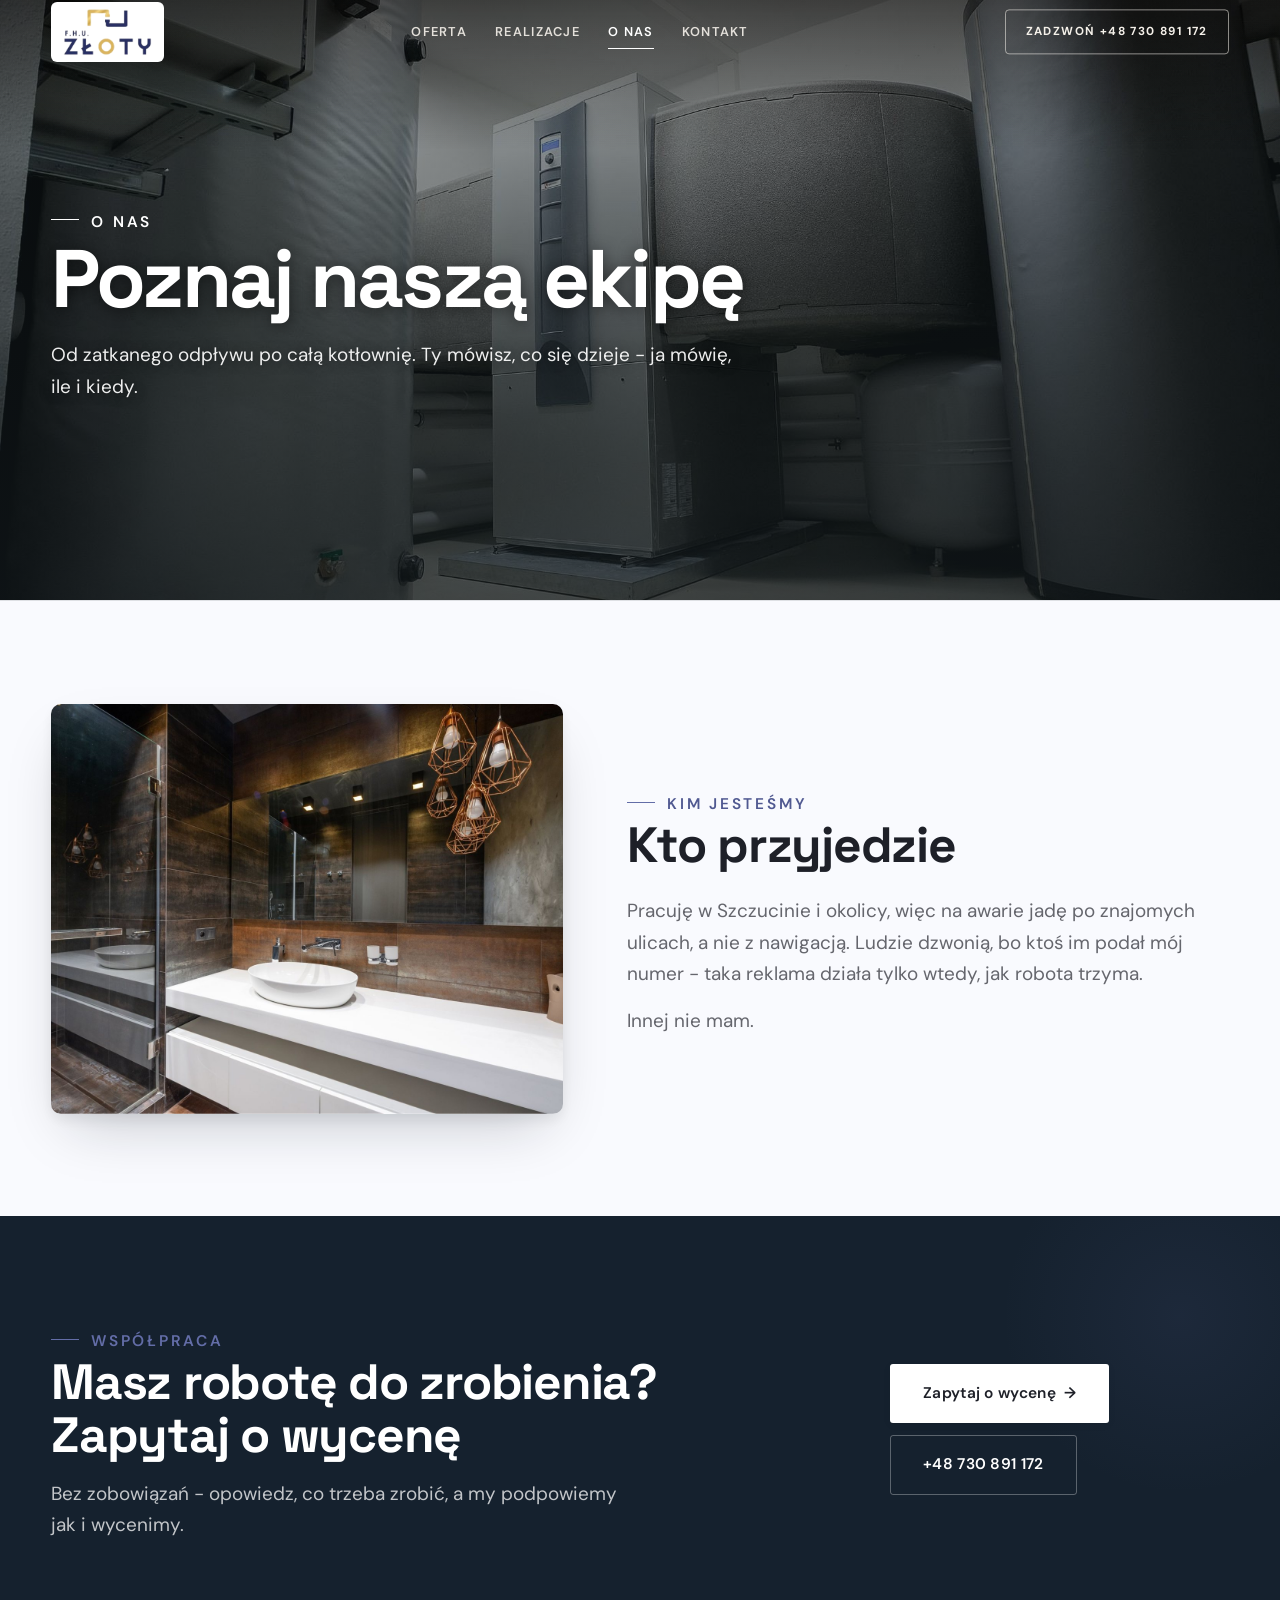
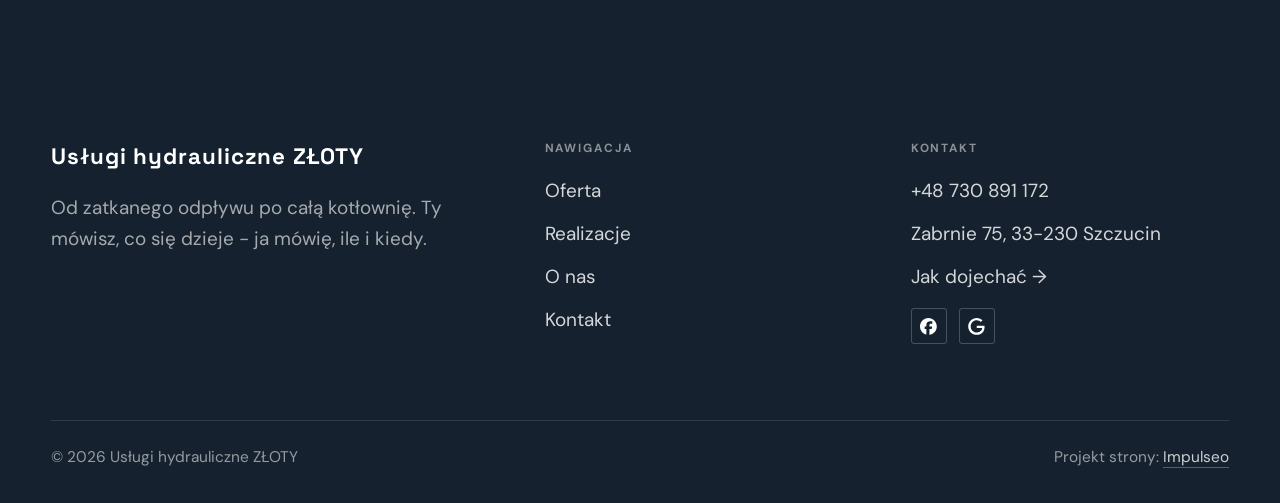
<file: o-nas.html>
<!DOCTYPE html>
<html lang="pl">
<head>
<meta charset="UTF-8">
<meta name="viewport" content="width=device-width, initial-scale=1.0">
<title>O nas - Usługi hydrauliczne ZŁOTY</title>
<meta name="description" content="Hydraulik w Szczucinie z dojazdem. Awarie, udrażnianie, instalacje wod-kan, wymiana kotłów. Cenę znasz przed robotą. Zadzwoń: +48 730 891 172.">
<link rel="canonical" href="https://impulseo-pl.github.io/uslugi-hydrauliczne-zloty/o-nas.html">
<meta name="robots" content="noindex, nofollow">
<meta property="og:type" content="website">
<meta property="og:locale" content="pl_PL">
<meta property="og:site_name" content="Usługi hydrauliczne ZŁOTY">
<meta property="og:title" content="O nas - Usługi hydrauliczne ZŁOTY">
<meta property="og:description" content="Hydraulik w Szczucinie z dojazdem. Awarie, udrażnianie, instalacje wod-kan, wymiana kotłów. Cenę znasz przed robotą. Zadzwoń: +48 730 891 172.">
<meta property="og:url" content="https://impulseo-pl.github.io/uslugi-hydrauliczne-zloty/o-nas.html">
<meta property="og:image" content="https://impulseo-pl.github.io/uslugi-hydrauliczne-zloty/img/og.jpg">
<meta property="og:image:width" content="1200">
<meta property="og:image:height" content="630">
<meta name="twitter:card" content="summary_large_image">
<link rel="preconnect" href="https://fonts.googleapis.com">
<link rel="preconnect" href="https://fonts.gstatic.com" crossorigin>
<link href="https://fonts.googleapis.com/css2?family=Space+Grotesk:wght@500;600;700&family=DM+Sans:opsz,wght@9..40,400;9..40,500;9..40,600&display=swap" rel="stylesheet">
<link rel="stylesheet" href="assets/styles.css?v=324e9b2d">
</head>
<body>

<header class="nav">
  <div class="wrap nav-inner">
    <a class="brand brand-has-logo" href="index.html"><img class="brand-logo" src="img/logo.png" alt="Usługi hydrauliczne ZŁOTY" width="490" height="264" decoding="async"></a>
    <nav class="nav-links">
      <a href="oferta.html">Oferta</a>
      <a href="realizacje.html">Realizacje</a>
      <a href="o-nas.html" class="active" aria-current="page">O nas</a>
      <a href="kontakt.html">Kontakt</a>
      <a href="tel:+48730891172" class="btn btn-accent">Zadzwoń +48 730 891 172</a>
    </nav>
    <button class="nav-toggle" aria-label="Menu"><span></span><span></span><span></span></button>
  </div>
</header>

<main>
<section class="pagehead">
  <img src="img/g7.jpg" alt="Usługi hydrauliczne ZŁOTY - Poznaj naszą ekipę" width="1880" height="1253" decoding="async">
  <div class="wrap">
    <span class="eyebrow">O nas</span>
    <h1>Poznaj naszą ekipę</h1>
    <p>Od zatkanego odpływu po całą kotłownię. Ty mówisz, co się dzieje - ja mówię, ile i kiedy.</p>
  </div>
</section>
<section>
  <div class="wrap split">
    <div class="split-art reveal"><img src="img/g8.jpg" alt="Usługi hydrauliczne ZŁOTY" loading="lazy" width="1548" height="1010" decoding="async"></div>
    <div class="split-copy reveal">
      <span class="eyebrow">Kim jesteśmy</span>
      <h2>Kto przyjedzie</h2>
      <p class="muted">Pracuję w Szczucinie i okolicy, więc na awarie jadę po znajomych ulicach, a nie z nawigacją. Ludzie dzwonią, bo ktoś im podał mój numer - taka reklama działa tylko wtedy, jak robota trzyma.</p>
      <p class="muted">Innej nie mam.</p>
    </div>
  </div>
</section>


<section class="cta">
  <div class="wrap">
    <div class="reveal">
      <span class="eyebrow">Współpraca</span>
      <h2>Masz robotę do zrobienia? Zapytaj o wycenę</h2>
      <p>Bez zobowiązań - opowiedz, co trzeba zrobić, a my podpowiemy jak i wycenimy.</p>
    </div>
    <div class="cta-actions reveal">
      <a href="kontakt.html" class="btn btn-light">Zapytaj o wycenę <span class="arr">→</span></a>
      <a href="tel:+48730891172" class="btn btn-ghost btn-ghost-cta">+48 730 891 172</a>
    </div>
  </div>
</section>
</main>

<footer>
  <div class="wrap">
    <div class="foot-grid">
      <div class="foot-brand">
        <div class="name">Usługi hydrauliczne ZŁOTY</div>
        <p>Od zatkanego odpływu po całą kotłownię. Ty mówisz, co się dzieje - ja mówię, ile i kiedy.</p>
      </div>
      <div class="foot-col">
        <h4>Nawigacja</h4>
        <a href="oferta.html">Oferta</a>
        <a href="realizacje.html">Realizacje</a>
        <a href="o-nas.html">O nas</a>
        <a href="kontakt.html">Kontakt</a>
      </div>
      <div class="foot-col">
        <h4>Kontakt</h4>
        <a href="tel:+48730891172">+48 730 891 172</a>
        <p>Zabrnie 75, 33-230 Szczucin</p>
        <a href="https://maps.google.com/?cid=11299414438092728222&g_mp=Cidnb29nbGUubWFwcy5wbGFjZXMudjEuUGxhY2VzLlNlYXJjaFRleHQQAhgEIAA" target="_blank" rel="noopener">Jak dojechać →</a>
      <div class="foot-soc">
        <a class="soc" href="https://www.facebook.com/p/Us%C5%82ugi-hydrauliczne-Z%C5%82oty-100089122954338/" target="_blank" rel="noopener" aria-label="Facebook - Usługi hydrauliczne ZŁOTY"><svg viewBox="0 0 24 24" aria-hidden="true" focusable="false"><path d="M9.101 23.691v-7.98H6.627v-3.667h2.474v-1.58c0-4.085 1.848-5.978 5.858-5.978.401 0 .955.042 1.468.103a8.68 8.68 0 0 1 1.141.195v3.325a8.623 8.623 0 0 0-.653-.036 26.805 26.805 0 0 0-.733-.009c-.707 0-1.259.096-1.675.309a1.686 1.686 0 0 0-.679.622c-.258.42-.374.995-.374 1.752v1.297h3.919l-.386 2.103-.287 1.564h-3.246v8.245C19.396 23.238 24 18.179 24 12.044c0-6.627-5.373-12-12-12s-12 5.373-12 12c0 5.628 3.874 10.35 9.101 11.647Z" fill="currentColor"/></svg></a>
        <a class="soc" href="https://maps.google.com/?cid=11299414438092728222&g_mp=Cidnb29nbGUubWFwcy5wbGFjZXMudjEuUGxhY2VzLlNlYXJjaFRleHQQAhgEIAA" target="_blank" rel="noopener" aria-label="Google - Usługi hydrauliczne ZŁOTY"><svg viewBox="0 0 24 24" aria-hidden="true" focusable="false"><path d="M12.48 10.92v3.28h7.84c-.24 1.84-.853 3.187-1.787 4.133-1.147 1.147-2.933 2.4-6.053 2.4-4.827 0-8.6-3.893-8.6-8.72s3.773-8.72 8.6-8.72c2.6 0 4.507 1.027 5.907 2.347l2.307-2.307C18.747 1.44 16.133 0 12.48 0 5.867 0 .307 5.387.307 12s5.56 12 12.173 12c3.573 0 6.267-1.173 8.373-3.36 2.16-2.16 2.84-5.213 2.84-7.667 0-.76-.053-1.467-.173-2.053H12.48z" fill="currentColor"/></svg></a>
      </div>
      </div>
    </div>
    <div class="foot-bot">
      <span>© 2026 Usługi hydrauliczne ZŁOTY</span>
      <span>Projekt strony: <a class="foot-credit" href="https://impulseo.pl" target="_blank" rel="noopener">Impulseo</a></span>
    </div>
  </div>
</footer>
<div class="sticky-call"><a class="sc-call" href="tel:+48730891172"><svg class="ico-tel" width="16" height="16" viewBox="0 0 24 24" fill="none" aria-hidden="true"><path d="M6.6 10.8a15.5 15.5 0 0 0 6.6 6.6l2.2-2.2a1 1 0 0 1 1-.24 11.4 11.4 0 0 0 3.6.58 1 1 0 0 1 1 1V20a1 1 0 0 1-1 1A17 17 0 0 1 3 4a1 1 0 0 1 1-1h3.5a1 1 0 0 1 1 1c0 1.25.2 2.46.58 3.6a1 1 0 0 1-.25 1l-2.23 2.2Z" fill="currentColor"/></svg> Zadzwoń</a><a class="sc-quote" href="kontakt.html">Zadzwoń po wycenę</a></div>
<div class="demo-wazne" data-do="2026-10-12" data-cykl="3" hidden><svg class="dw-ico" width="13" height="13" viewBox="0 0 24 24" fill="none" aria-hidden="true"><circle cx="12" cy="12" r="8.6" stroke="currentColor" stroke-width="1.8"/><path d="M12 7.2V12l3.3 2" stroke="currentColor" stroke-width="1.8" stroke-linecap="round"/></svg><span class="dw-txt"></span></div>

<script src="assets/main.js"></script>
</body>
</html>
</file>
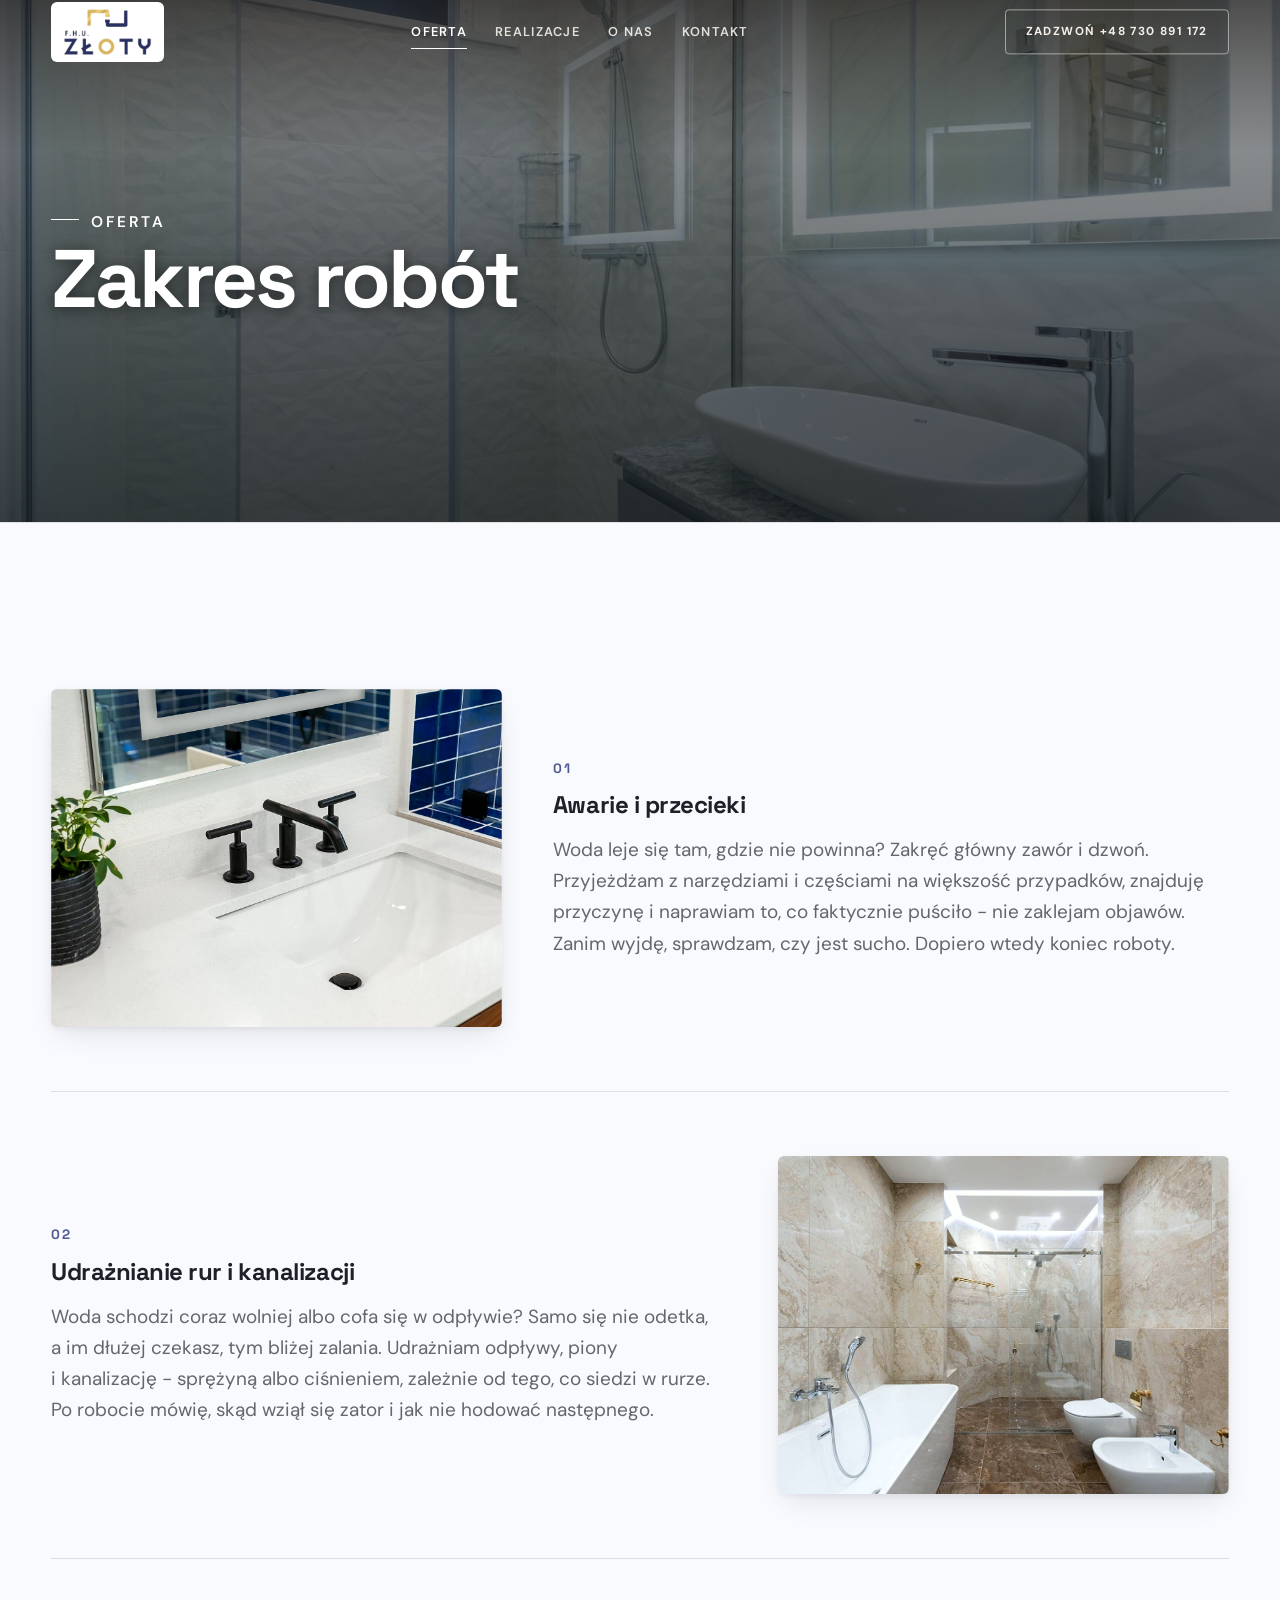
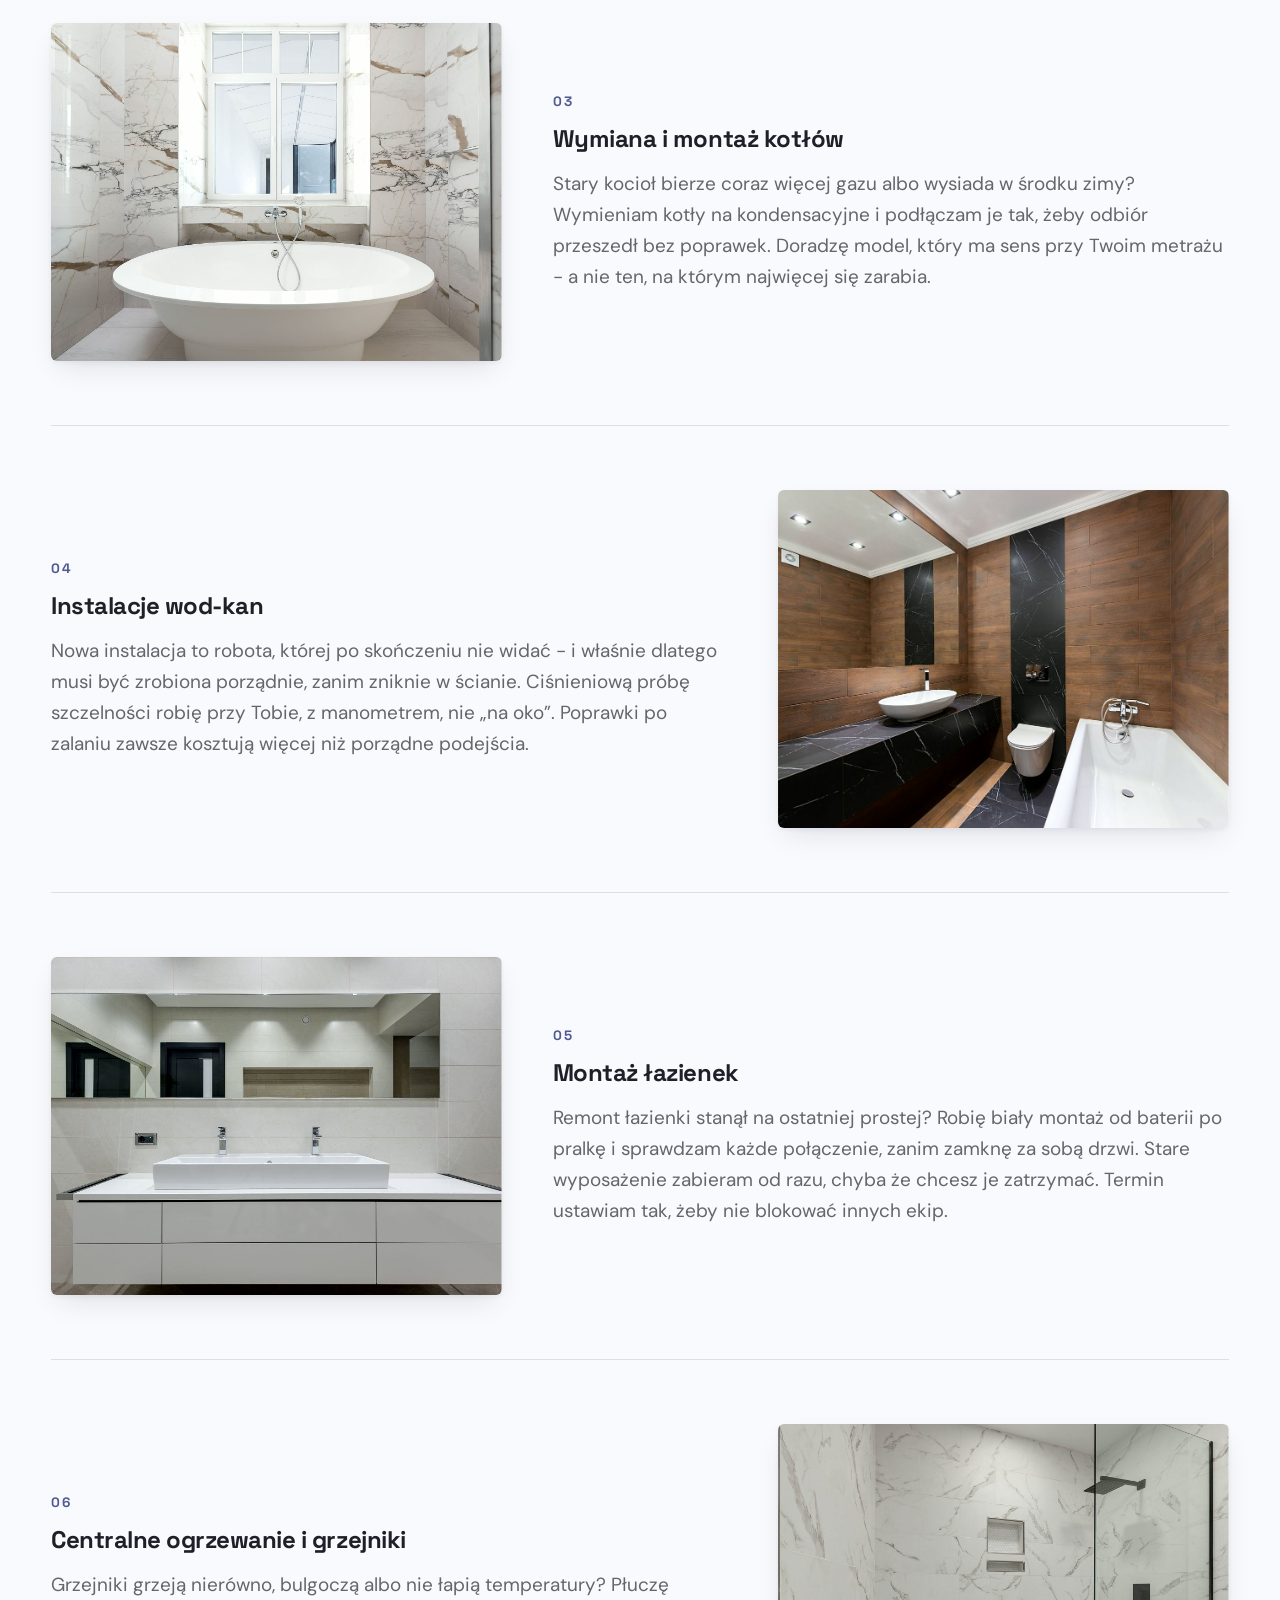
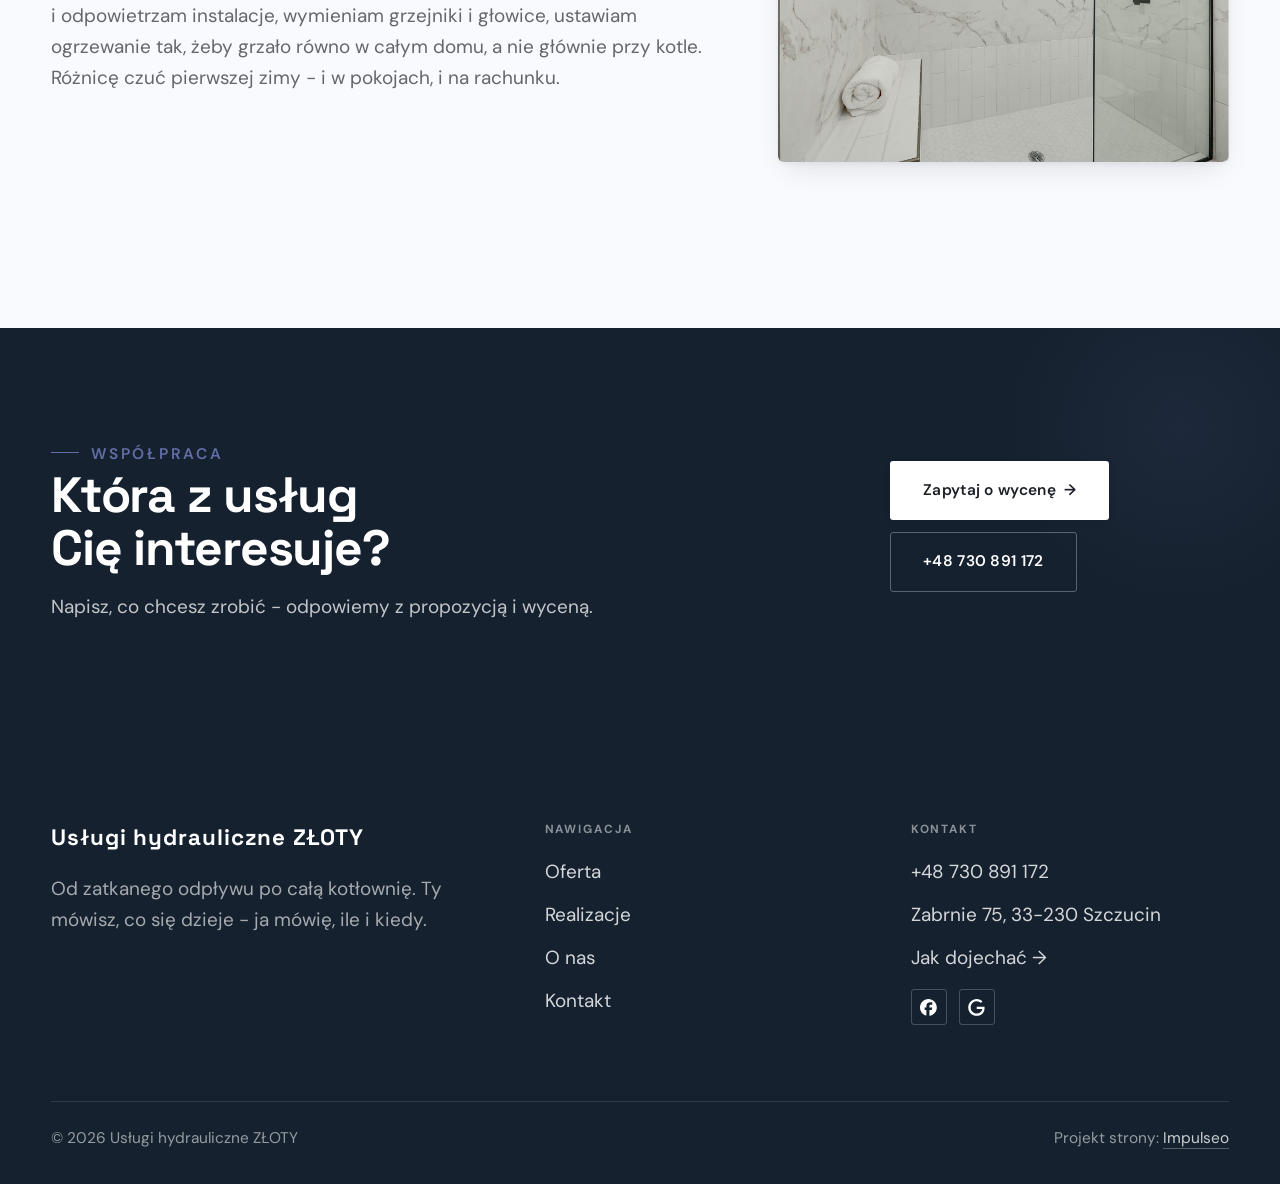
<file: oferta.html>
<!DOCTYPE html>
<html lang="pl">
<head>
<meta charset="UTF-8">
<meta name="viewport" content="width=device-width, initial-scale=1.0">
<title>Oferta - Usługi hydrauliczne ZŁOTY</title>
<meta name="description" content="Hydraulik w Szczucinie z dojazdem. Awarie, udrażnianie, instalacje wod-kan, wymiana kotłów. Cenę znasz przed robotą. Zadzwoń: +48 730 891 172.">
<link rel="canonical" href="https://impulseo-pl.github.io/uslugi-hydrauliczne-zloty/oferta.html">
<meta name="robots" content="noindex, nofollow">
<meta property="og:type" content="website">
<meta property="og:locale" content="pl_PL">
<meta property="og:site_name" content="Usługi hydrauliczne ZŁOTY">
<meta property="og:title" content="Oferta - Usługi hydrauliczne ZŁOTY">
<meta property="og:description" content="Hydraulik w Szczucinie z dojazdem. Awarie, udrażnianie, instalacje wod-kan, wymiana kotłów. Cenę znasz przed robotą. Zadzwoń: +48 730 891 172.">
<meta property="og:url" content="https://impulseo-pl.github.io/uslugi-hydrauliczne-zloty/oferta.html">
<meta property="og:image" content="https://impulseo-pl.github.io/uslugi-hydrauliczne-zloty/img/og.jpg">
<meta property="og:image:width" content="1200">
<meta property="og:image:height" content="630">
<meta name="twitter:card" content="summary_large_image">
<link rel="preconnect" href="https://fonts.googleapis.com">
<link rel="preconnect" href="https://fonts.gstatic.com" crossorigin>
<link href="https://fonts.googleapis.com/css2?family=Space+Grotesk:wght@500;600;700&family=DM+Sans:opsz,wght@9..40,400;9..40,500;9..40,600&display=swap" rel="stylesheet">
<link rel="stylesheet" href="assets/styles.css?v=324e9b2d">
</head>
<body>

<header class="nav">
  <div class="wrap nav-inner">
    <a class="brand brand-has-logo" href="index.html"><img class="brand-logo" src="img/logo.png" alt="Usługi hydrauliczne ZŁOTY" width="490" height="264" decoding="async"></a>
    <nav class="nav-links">
      <a href="oferta.html" class="active" aria-current="page">Oferta</a>
      <a href="realizacje.html">Realizacje</a>
      <a href="o-nas.html">O nas</a>
      <a href="kontakt.html">Kontakt</a>
      <a href="tel:+48730891172" class="btn btn-accent">Zadzwoń +48 730 891 172</a>
    </nav>
    <button class="nav-toggle" aria-label="Menu"><span></span><span></span><span></span></button>
  </div>
</header>

<main>
<section class="pagehead">
  <img src="img/g6.jpg" alt="Usługi hydrauliczne ZŁOTY - Zakres robót" width="1536" height="1202" decoding="async">
  <div class="wrap">
    <span class="eyebrow">Oferta</span>
    <h1>Zakres robót</h1>
  </div>
</section>
<section>
  <div class="wrap">
    <div class="svc-row reveal">
      <div class="svc-row-art"><img src="img/g12.jpg" alt="Awarie i przecieki" loading="lazy" width="1600" height="1066" decoding="async"></div>
      <div>
        <span class="num">01</span>
        <h3>Awarie i przecieki</h3>
        <p class="muted">Woda leje się tam, gdzie nie powinna? Zakręć główny zawór i dzwoń. Przyjeżdżam z narzędziami i częściami na większość przypadków, znajduję przyczynę i naprawiam to, co faktycznie puściło - nie zaklejam objawów. Zanim wyjdę, sprawdzam, czy jest sucho. Dopiero wtedy koniec roboty.</p>
      </div>
    </div>
    <div class="svc-row rev reveal">
      <div class="svc-row-art"><img src="img/g1.jpg" alt="Udrażnianie rur i kanalizacji" loading="lazy" width="1200" height="801" decoding="async"></div>
      <div>
        <span class="num">02</span>
        <h3>Udrażnianie rur i kanalizacji</h3>
        <p class="muted">Woda schodzi coraz wolniej albo cofa się w odpływie? Samo się nie odetka, a im dłużej czekasz, tym bliżej zalania. Udrażniam odpływy, piony i kanalizację - sprężyną albo ciśnieniem, zależnie od tego, co siedzi w rurze. Po robocie mówię, skąd wziął się zator i jak nie hodować następnego.</p>
      </div>
    </div>
    <div class="svc-row reveal">
      <div class="svc-row-art"><img src="img/g2.jpg" alt="Wymiana i montaż kotłów" loading="lazy" width="1880" height="1255" decoding="async"></div>
      <div>
        <span class="num">03</span>
        <h3>Wymiana i montaż kotłów</h3>
        <p class="muted">Stary kocioł bierze coraz więcej gazu albo wysiada w środku zimy? Wymieniam kotły na kondensacyjne i podłączam je tak, żeby odbiór przeszedł bez poprawek. Doradzę model, który ma sens przy Twoim metrażu - a nie ten, na którym najwięcej się zarabia.</p>
      </div>
    </div>
    <div class="svc-row rev reveal">
      <div class="svc-row-art"><img src="img/g3.jpg" alt="Instalacje wod-kan" loading="lazy" width="1200" height="801" decoding="async"></div>
      <div>
        <span class="num">04</span>
        <h3>Instalacje wod-kan</h3>
        <p class="muted">Nowa instalacja to robota, której po skończeniu nie widać - i właśnie dlatego musi być zrobiona porządnie, zanim zniknie w ścianie. Ciśnieniową próbę szczelności robię przy Tobie, z manometrem, nie „na oko”. Poprawki po zalaniu zawsze kosztują więcej niż porządne podejścia.</p>
      </div>
    </div>
    <div class="svc-row reveal">
      <div class="svc-row-art"><img src="img/g4.jpg" alt="Montaż łazienek" loading="lazy" width="1880" height="1255" decoding="async"></div>
      <div>
        <span class="num">05</span>
        <h3>Montaż łazienek</h3>
        <p class="muted">Remont łazienki stanął na ostatniej prostej? Robię biały montaż od baterii po pralkę i sprawdzam każde połączenie, zanim zamknę za sobą drzwi. Stare wyposażenie zabieram od razu, chyba że chcesz je zatrzymać. Termin ustawiam tak, żeby nie blokować innych ekip.</p>
      </div>
    </div>
    <div class="svc-row rev reveal">
      <div class="svc-row-art"><img src="img/g5.jpg" alt="Centralne ogrzewanie i grzejniki" loading="lazy" width="1880" height="1254" decoding="async"></div>
      <div>
        <span class="num">06</span>
        <h3>Centralne ogrzewanie i grzejniki</h3>
        <p class="muted">Grzejniki grzeją nierówno, bulgoczą albo nie łapią temperatury? Płuczę i odpowietrzam instalacje, wymieniam grzejniki i głowice, ustawiam ogrzewanie tak, żeby grzało równo w całym domu, a nie głównie przy kotle. Różnicę czuć pierwszej zimy - i w pokojach, i na rachunku.</p>
      </div>
    </div>
  </div>
</section>

<section class="cta">
  <div class="wrap">
    <div class="reveal">
      <span class="eyebrow">Współpraca</span>
      <h2>Która z usług Cię interesuje?</h2>
      <p>Napisz, co chcesz zrobić - odpowiemy z propozycją i wyceną.</p>
    </div>
    <div class="cta-actions reveal">
      <a href="kontakt.html" class="btn btn-light">Zapytaj o wycenę <span class="arr">→</span></a>
      <a href="tel:+48730891172" class="btn btn-ghost btn-ghost-cta">+48 730 891 172</a>
    </div>
  </div>
</section>
</main>

<footer>
  <div class="wrap">
    <div class="foot-grid">
      <div class="foot-brand">
        <div class="name">Usługi hydrauliczne ZŁOTY</div>
        <p>Od zatkanego odpływu po całą kotłownię. Ty mówisz, co się dzieje - ja mówię, ile i kiedy.</p>
      </div>
      <div class="foot-col">
        <h4>Nawigacja</h4>
        <a href="oferta.html">Oferta</a>
        <a href="realizacje.html">Realizacje</a>
        <a href="o-nas.html">O nas</a>
        <a href="kontakt.html">Kontakt</a>
      </div>
      <div class="foot-col">
        <h4>Kontakt</h4>
        <a href="tel:+48730891172">+48 730 891 172</a>
        <p>Zabrnie 75, 33-230 Szczucin</p>
        <a href="https://maps.google.com/?cid=11299414438092728222&g_mp=Cidnb29nbGUubWFwcy5wbGFjZXMudjEuUGxhY2VzLlNlYXJjaFRleHQQAhgEIAA" target="_blank" rel="noopener">Jak dojechać →</a>
      <div class="foot-soc">
        <a class="soc" href="https://www.facebook.com/p/Us%C5%82ugi-hydrauliczne-Z%C5%82oty-100089122954338/" target="_blank" rel="noopener" aria-label="Facebook - Usługi hydrauliczne ZŁOTY"><svg viewBox="0 0 24 24" aria-hidden="true" focusable="false"><path d="M9.101 23.691v-7.98H6.627v-3.667h2.474v-1.58c0-4.085 1.848-5.978 5.858-5.978.401 0 .955.042 1.468.103a8.68 8.68 0 0 1 1.141.195v3.325a8.623 8.623 0 0 0-.653-.036 26.805 26.805 0 0 0-.733-.009c-.707 0-1.259.096-1.675.309a1.686 1.686 0 0 0-.679.622c-.258.42-.374.995-.374 1.752v1.297h3.919l-.386 2.103-.287 1.564h-3.246v8.245C19.396 23.238 24 18.179 24 12.044c0-6.627-5.373-12-12-12s-12 5.373-12 12c0 5.628 3.874 10.35 9.101 11.647Z" fill="currentColor"/></svg></a>
        <a class="soc" href="https://maps.google.com/?cid=11299414438092728222&g_mp=Cidnb29nbGUubWFwcy5wbGFjZXMudjEuUGxhY2VzLlNlYXJjaFRleHQQAhgEIAA" target="_blank" rel="noopener" aria-label="Google - Usługi hydrauliczne ZŁOTY"><svg viewBox="0 0 24 24" aria-hidden="true" focusable="false"><path d="M12.48 10.92v3.28h7.84c-.24 1.84-.853 3.187-1.787 4.133-1.147 1.147-2.933 2.4-6.053 2.4-4.827 0-8.6-3.893-8.6-8.72s3.773-8.72 8.6-8.72c2.6 0 4.507 1.027 5.907 2.347l2.307-2.307C18.747 1.44 16.133 0 12.48 0 5.867 0 .307 5.387.307 12s5.56 12 12.173 12c3.573 0 6.267-1.173 8.373-3.36 2.16-2.16 2.84-5.213 2.84-7.667 0-.76-.053-1.467-.173-2.053H12.48z" fill="currentColor"/></svg></a>
      </div>
      </div>
    </div>
    <div class="foot-bot">
      <span>© 2026 Usługi hydrauliczne ZŁOTY</span>
      <span>Projekt strony: <a class="foot-credit" href="https://impulseo.pl" target="_blank" rel="noopener">Impulseo</a></span>
    </div>
  </div>
</footer>
<div class="sticky-call"><a class="sc-call" href="tel:+48730891172"><svg class="ico-tel" width="16" height="16" viewBox="0 0 24 24" fill="none" aria-hidden="true"><path d="M6.6 10.8a15.5 15.5 0 0 0 6.6 6.6l2.2-2.2a1 1 0 0 1 1-.24 11.4 11.4 0 0 0 3.6.58 1 1 0 0 1 1 1V20a1 1 0 0 1-1 1A17 17 0 0 1 3 4a1 1 0 0 1 1-1h3.5a1 1 0 0 1 1 1c0 1.25.2 2.46.58 3.6a1 1 0 0 1-.25 1l-2.23 2.2Z" fill="currentColor"/></svg> Zadzwoń</a><a class="sc-quote" href="kontakt.html">Zadzwoń po wycenę</a></div>
<div class="demo-wazne" data-do="2026-10-12" data-cykl="3" hidden><svg class="dw-ico" width="13" height="13" viewBox="0 0 24 24" fill="none" aria-hidden="true"><circle cx="12" cy="12" r="8.6" stroke="currentColor" stroke-width="1.8"/><path d="M12 7.2V12l3.3 2" stroke="currentColor" stroke-width="1.8" stroke-linecap="round"/></svg><span class="dw-txt"></span></div>

<script src="assets/main.js"></script>
</body>
</html>
</file>
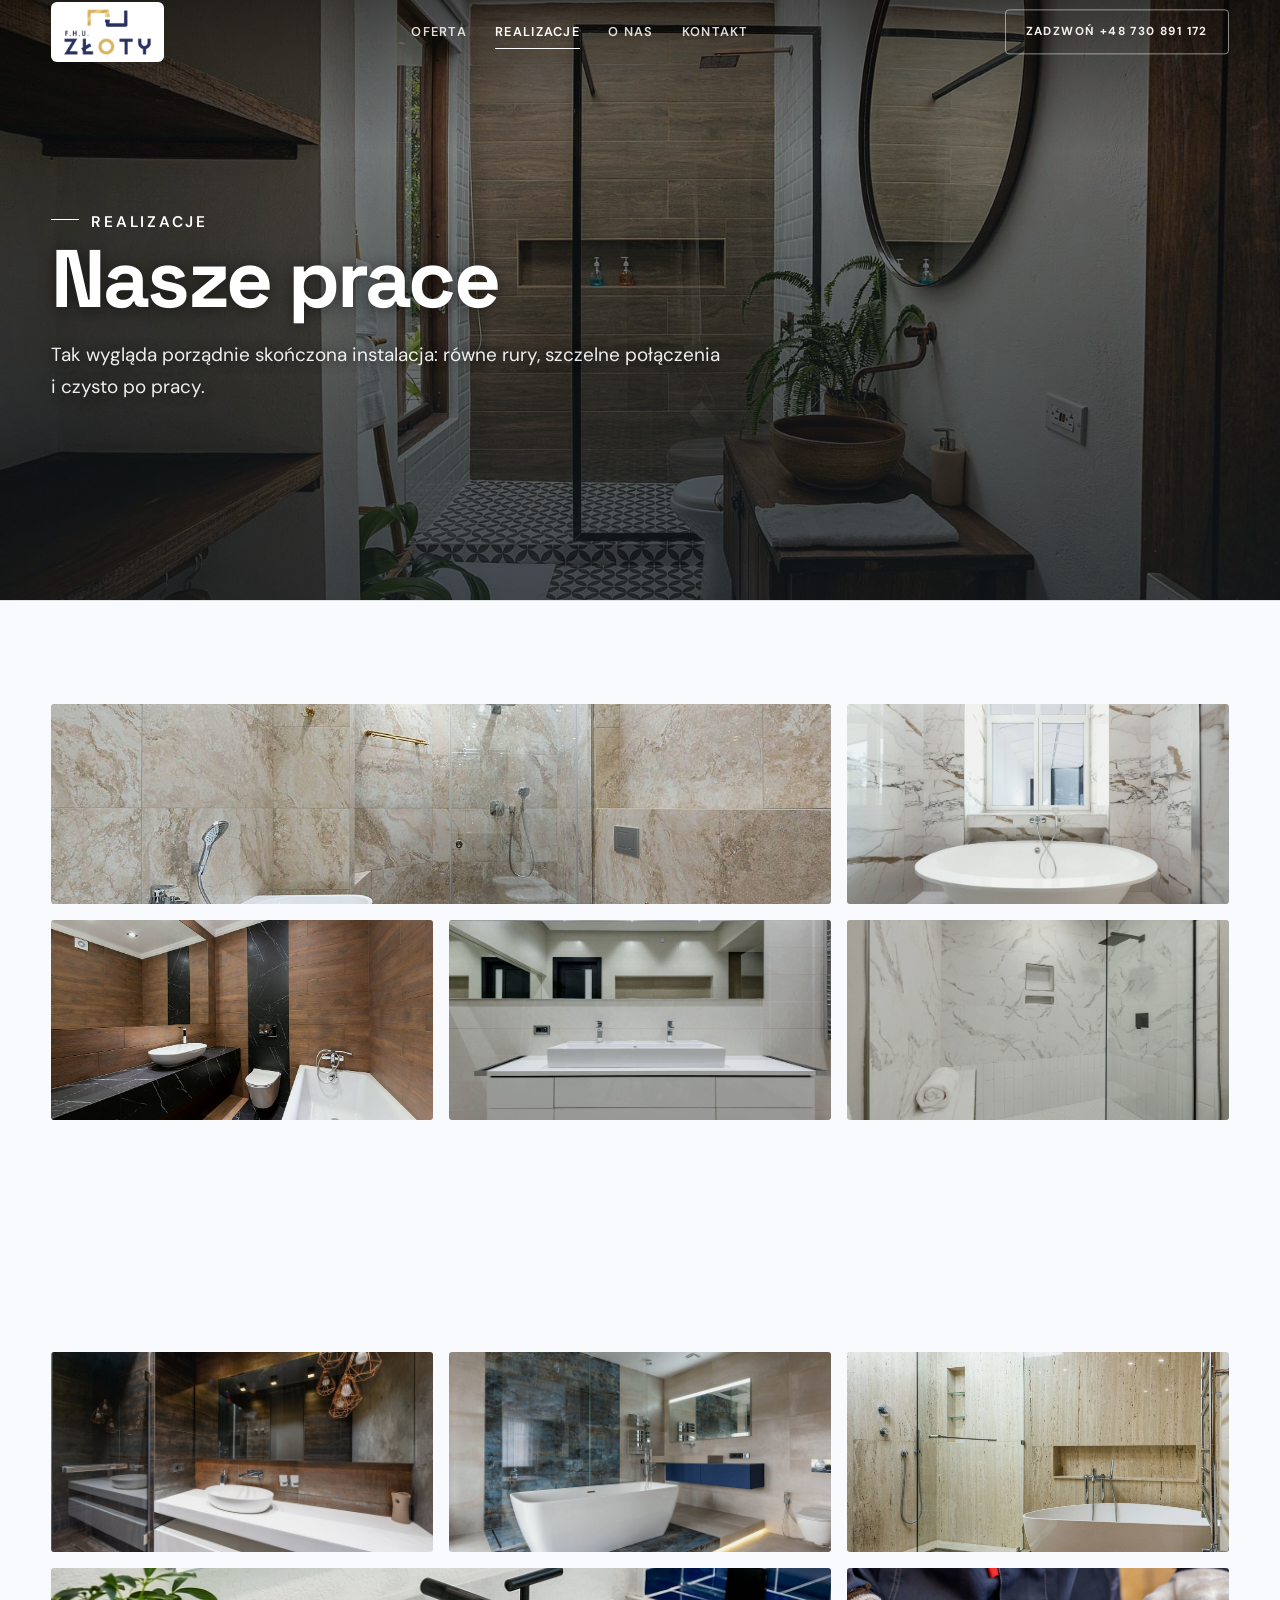
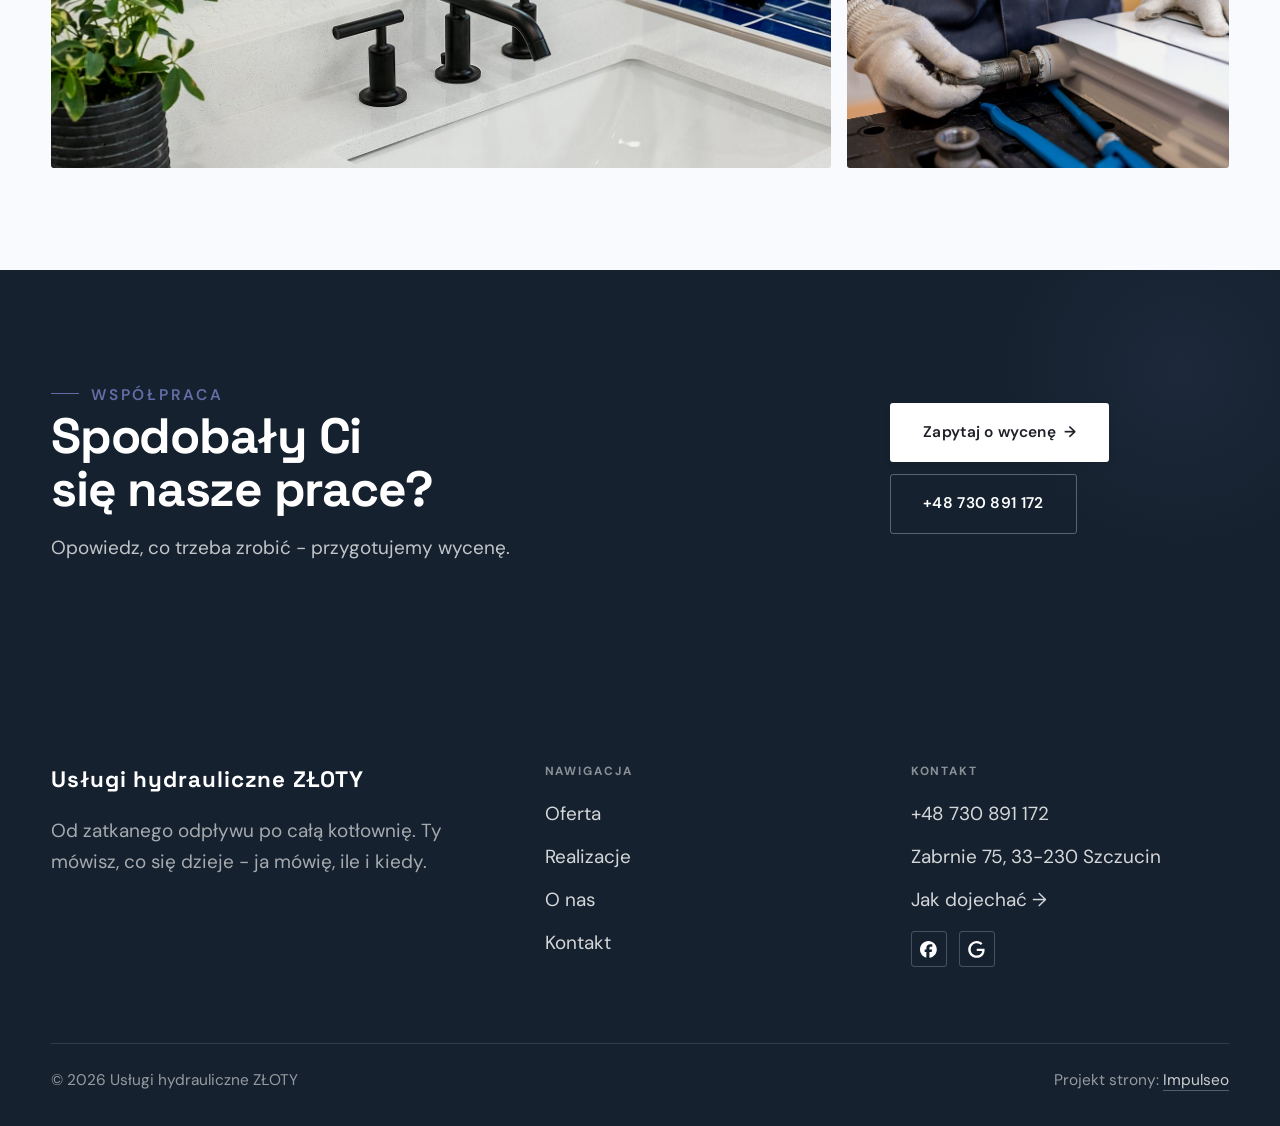
<file: realizacje.html>
<!DOCTYPE html>
<html lang="pl">
<head>
<meta charset="UTF-8">
<meta name="viewport" content="width=device-width, initial-scale=1.0">
<title>Realizacje - Usługi hydrauliczne ZŁOTY</title>
<meta name="description" content="Realizacje Usługi hydrauliczne ZŁOTY: Instalacja wod-kan, Łazienka po montażu, Kotłownia, Wymiana grzejnika, Udrażnianie kanalizacji">
<link rel="canonical" href="https://impulseo-pl.github.io/uslugi-hydrauliczne-zloty/realizacje.html">
<meta name="robots" content="noindex, nofollow">
<meta property="og:type" content="website">
<meta property="og:locale" content="pl_PL">
<meta property="og:site_name" content="Usługi hydrauliczne ZŁOTY">
<meta property="og:title" content="Realizacje - Usługi hydrauliczne ZŁOTY">
<meta property="og:description" content="Realizacje Usługi hydrauliczne ZŁOTY: Instalacja wod-kan, Łazienka po montażu, Kotłownia, Wymiana grzejnika, Udrażnianie kanalizacji">
<meta property="og:url" content="https://impulseo-pl.github.io/uslugi-hydrauliczne-zloty/realizacje.html">
<meta property="og:image" content="https://impulseo-pl.github.io/uslugi-hydrauliczne-zloty/img/og.jpg">
<meta property="og:image:width" content="1200">
<meta property="og:image:height" content="630">
<meta name="twitter:card" content="summary_large_image">
<link rel="preconnect" href="https://fonts.googleapis.com">
<link rel="preconnect" href="https://fonts.gstatic.com" crossorigin>
<link href="https://fonts.googleapis.com/css2?family=Space+Grotesk:wght@500;600;700&family=DM+Sans:opsz,wght@9..40,400;9..40,500;9..40,600&display=swap" rel="stylesheet">
<link rel="stylesheet" href="assets/styles.css?v=324e9b2d">
</head>
<body>

<header class="nav">
  <div class="wrap nav-inner">
    <a class="brand brand-has-logo" href="index.html"><img class="brand-logo" src="img/logo.png" alt="Usługi hydrauliczne ZŁOTY" width="490" height="264" decoding="async"></a>
    <nav class="nav-links">
      <a href="oferta.html">Oferta</a>
      <a href="realizacje.html" class="active" aria-current="page">Realizacje</a>
      <a href="o-nas.html">O nas</a>
      <a href="kontakt.html">Kontakt</a>
      <a href="tel:+48730891172" class="btn btn-accent">Zadzwoń +48 730 891 172</a>
    </nav>
    <button class="nav-toggle" aria-label="Menu"><span></span><span></span><span></span></button>
  </div>
</header>

<main>
<section class="pagehead">
  <img src="img/g11.jpg" alt="Usługi hydrauliczne ZŁOTY - Nasze prace" width="1600" height="1066" decoding="async">
  <div class="wrap">
    <span class="eyebrow">Realizacje</span>
    <h1>Nasze prace</h1>
    <p>Tak wygląda porządnie skończona instalacja: równe rury, szczelne połączenia i czysto po pracy.</p>
  </div>
</section>
<section>
  <div class="wrap">
    <div class="gallery">
      <div class="tile t-two3 reveal"><img src="img/g1.jpg" alt="Usługi hydrauliczne ZŁOTY" loading="lazy" width="1200" height="801" decoding="async"></div>
      <div class="tile t-third reveal"><img src="img/g2.jpg" alt="Usługi hydrauliczne ZŁOTY" loading="lazy" width="1880" height="1255" decoding="async"></div>
      <div class="tile t-third reveal"><img src="img/g3.jpg" alt="Usługi hydrauliczne ZŁOTY" loading="lazy" width="1200" height="801" decoding="async"></div>
      <div class="tile t-third reveal"><img src="img/g4.jpg" alt="Usługi hydrauliczne ZŁOTY" loading="lazy" width="1880" height="1255" decoding="async"></div>
      <div class="tile t-third reveal"><img src="img/g5.jpg" alt="Usługi hydrauliczne ZŁOTY" loading="lazy" width="1880" height="1254" decoding="async"></div>
      <div class="tile t-third reveal"><img src="img/g6.jpg" alt="Usługi hydrauliczne ZŁOTY" loading="lazy" width="1536" height="1202" decoding="async"></div>
      <div class="tile t-two3 reveal"><img src="img/g7.jpg" alt="Usługi hydrauliczne ZŁOTY" loading="lazy" width="1880" height="1253" decoding="async"></div>
      <div class="tile t-third reveal"><img src="img/g8.jpg" alt="Usługi hydrauliczne ZŁOTY" loading="lazy" width="1548" height="1010" decoding="async"></div>
      <div class="tile t-third reveal"><img src="img/g9.jpg" alt="Usługi hydrauliczne ZŁOTY" loading="lazy" width="1600" height="1068" decoding="async"></div>
      <div class="tile t-third reveal"><img src="img/g10.jpg" alt="Usługi hydrauliczne ZŁOTY" loading="lazy" width="1434" height="1222" decoding="async"></div>
      <div class="tile t-two3 reveal"><img src="img/g12.jpg" alt="Usługi hydrauliczne ZŁOTY" loading="lazy" width="1600" height="1066" decoding="async"></div>
      <div class="tile t-third reveal"><img src="img/about.jpg" alt="Usługi hydrauliczne ZŁOTY" loading="lazy" width="1880" height="1253" decoding="async"></div>
    </div>
  </div>
</section>
<section class="cta">
  <div class="wrap">
    <div class="reveal">
      <span class="eyebrow">Współpraca</span>
      <h2>Spodobały Ci się nasze prace?</h2>
      <p>Opowiedz, co trzeba zrobić - przygotujemy wycenę.</p>
    </div>
    <div class="cta-actions reveal">
      <a href="kontakt.html" class="btn btn-light">Zapytaj o wycenę <span class="arr">→</span></a>
      <a href="tel:+48730891172" class="btn btn-ghost btn-ghost-cta">+48 730 891 172</a>
    </div>
  </div>
</section>
</main>

<footer>
  <div class="wrap">
    <div class="foot-grid">
      <div class="foot-brand">
        <div class="name">Usługi hydrauliczne ZŁOTY</div>
        <p>Od zatkanego odpływu po całą kotłownię. Ty mówisz, co się dzieje - ja mówię, ile i kiedy.</p>
      </div>
      <div class="foot-col">
        <h4>Nawigacja</h4>
        <a href="oferta.html">Oferta</a>
        <a href="realizacje.html">Realizacje</a>
        <a href="o-nas.html">O nas</a>
        <a href="kontakt.html">Kontakt</a>
      </div>
      <div class="foot-col">
        <h4>Kontakt</h4>
        <a href="tel:+48730891172">+48 730 891 172</a>
        <p>Zabrnie 75, 33-230 Szczucin</p>
        <a href="https://maps.google.com/?cid=11299414438092728222&g_mp=Cidnb29nbGUubWFwcy5wbGFjZXMudjEuUGxhY2VzLlNlYXJjaFRleHQQAhgEIAA" target="_blank" rel="noopener">Jak dojechać →</a>
      <div class="foot-soc">
        <a class="soc" href="https://www.facebook.com/p/Us%C5%82ugi-hydrauliczne-Z%C5%82oty-100089122954338/" target="_blank" rel="noopener" aria-label="Facebook - Usługi hydrauliczne ZŁOTY"><svg viewBox="0 0 24 24" aria-hidden="true" focusable="false"><path d="M9.101 23.691v-7.98H6.627v-3.667h2.474v-1.58c0-4.085 1.848-5.978 5.858-5.978.401 0 .955.042 1.468.103a8.68 8.68 0 0 1 1.141.195v3.325a8.623 8.623 0 0 0-.653-.036 26.805 26.805 0 0 0-.733-.009c-.707 0-1.259.096-1.675.309a1.686 1.686 0 0 0-.679.622c-.258.42-.374.995-.374 1.752v1.297h3.919l-.386 2.103-.287 1.564h-3.246v8.245C19.396 23.238 24 18.179 24 12.044c0-6.627-5.373-12-12-12s-12 5.373-12 12c0 5.628 3.874 10.35 9.101 11.647Z" fill="currentColor"/></svg></a>
        <a class="soc" href="https://maps.google.com/?cid=11299414438092728222&g_mp=Cidnb29nbGUubWFwcy5wbGFjZXMudjEuUGxhY2VzLlNlYXJjaFRleHQQAhgEIAA" target="_blank" rel="noopener" aria-label="Google - Usługi hydrauliczne ZŁOTY"><svg viewBox="0 0 24 24" aria-hidden="true" focusable="false"><path d="M12.48 10.92v3.28h7.84c-.24 1.84-.853 3.187-1.787 4.133-1.147 1.147-2.933 2.4-6.053 2.4-4.827 0-8.6-3.893-8.6-8.72s3.773-8.72 8.6-8.72c2.6 0 4.507 1.027 5.907 2.347l2.307-2.307C18.747 1.44 16.133 0 12.48 0 5.867 0 .307 5.387.307 12s5.56 12 12.173 12c3.573 0 6.267-1.173 8.373-3.36 2.16-2.16 2.84-5.213 2.84-7.667 0-.76-.053-1.467-.173-2.053H12.48z" fill="currentColor"/></svg></a>
      </div>
      </div>
    </div>
    <div class="foot-bot">
      <span>© 2026 Usługi hydrauliczne ZŁOTY</span>
      <span>Projekt strony: <a class="foot-credit" href="https://impulseo.pl" target="_blank" rel="noopener">Impulseo</a></span>
    </div>
  </div>
</footer>
<div class="sticky-call"><a class="sc-call" href="tel:+48730891172"><svg class="ico-tel" width="16" height="16" viewBox="0 0 24 24" fill="none" aria-hidden="true"><path d="M6.6 10.8a15.5 15.5 0 0 0 6.6 6.6l2.2-2.2a1 1 0 0 1 1-.24 11.4 11.4 0 0 0 3.6.58 1 1 0 0 1 1 1V20a1 1 0 0 1-1 1A17 17 0 0 1 3 4a1 1 0 0 1 1-1h3.5a1 1 0 0 1 1 1c0 1.25.2 2.46.58 3.6a1 1 0 0 1-.25 1l-2.23 2.2Z" fill="currentColor"/></svg> Zadzwoń</a><a class="sc-quote" href="kontakt.html">Zadzwoń po wycenę</a></div>
<div class="demo-wazne" data-do="2026-10-12" data-cykl="3" hidden><svg class="dw-ico" width="13" height="13" viewBox="0 0 24 24" fill="none" aria-hidden="true"><circle cx="12" cy="12" r="8.6" stroke="currentColor" stroke-width="1.8"/><path d="M12 7.2V12l3.3 2" stroke="currentColor" stroke-width="1.8" stroke-linecap="round"/></svg><span class="dw-txt"></span></div>

<script src="assets/main.js"></script>
</body>
</html>
</file>
<file: assets/styles.css>
/* ============================================================
   STOLBASZ — premium, architektoniczny B2B fit-out
   Jasna paleta, zero brązu. System wg premium-web-craft.
   Projekt strony: Impulseo (impulseo.pl)
   ============================================================ */

:root{
  /* PALETA — jasna, architektoniczna, chłodna */
  --paper:#F4F6F8;          /* główne tło */
  --paper-2:#E7EBEF;        /* sekcje alternatywne (chłodny jasny szary) */
  --paper-3:#E7EBEF;        /* delikatne wypełnienia */
  --ink:#15212E;            /* tekst główny — chłodny grafit */
  --ink-soft:#243443;       /* nagłówki drugorzędne */
  --muted:#6B7785;          /* tekst poboczny */
  --line:rgba(21,33,46,.12);/* hairline */
  --accent:#E8A317;         /* stonowany petrol-slate — jedyny akcent */
  --accent-d:#C9870C;
  --accent-soft:rgba(232,163,23,.10);
  --dark:#15212E;           /* sekcje ciemne (stopka/CTA) */

  /* HOVER ZDJĘĆ — JEDEN standard dla całego silnika (decyzja K. 04.08.2026, artefakt z wariantami).
     AKTUALNE (K.+Szymon 09.08.2026, wybór z artefaktu 6 wariantów): zoom 1.05 przy 1.4s -
     przy tak długim czasie mocniejszy kadr NIE skacze, tylko „oddycha". Poprzedni standard
     (1.02 / .55s z 04.08) odbierany jako dynamiczny i szybki.
     Spoczynek lekko przygaszony, ale TYLKO tam, gdzie jest mysz (@media hover:hover) —
     na telefonie zdjęcia zostają w pełnej jasności. */
  --img-zoom:1.05;                   /* K.+Szymon 09.08: wariant F z artefaktu porównawczego */
  --img-rest:brightness(.95) saturate(.99);
  --img-hot:brightness(1.06) saturate(1.05);
  --img-dur:1.4s;                    /* K.+Szymon 09.08 (wariant F): powoli = elegancko */
  --img-ease:cubic-bezier(.16,.84,.44,1);  /* miękki ogon, efekt „oddychania" */

  /* ODSTĘPY — skala 4/8 */
  --space-1:4px; --space-2:8px; --space-3:12px; --space-4:16px; --space-5:24px;
  --space-6:32px; --space-7:48px; --space-8:64px; --space-9:96px; --space-10:128px;

  /* TYPOGRAFIA — fluid clamp() (skala podbita 16.07.2026: większe, czytelniejsze litery — uwaga Adama) */
  --text-sm:clamp(.9rem,.87rem + .12vw,1rem);
  --text-base:clamp(1.08rem,1.04rem + .18vw,1.2rem);
  --text-lg:clamp(1.24rem,1.15rem + .34vw,1.44rem);
  --text-h3:clamp(1.34rem,1.22rem + .55vw,1.66rem);
  --text-h2:clamp(2.1rem,1.66rem + 2.1vw,3.1rem);
  --text-h1:clamp(2.9rem,2.1rem + 4vw,5.1rem);

  /* PROMIENIE — architektoniczne, raczej ostre */
  --r-sm:3px; --r-md:6px; --r-lg:10px;

  /* RUCH */
  --ease:cubic-bezier(.25,.46,.45,.94); --dur:.24s;

  /* CIENIE — miękkie, warstwowe */
  --sh-sm:0 1px 2px rgba(16,24,32,.04), 0 2px 8px rgba(16,24,32,.05);
  --sh-md:0 2px 6px rgba(16,24,32,.05), 0 12px 28px -8px rgba(16,24,32,.12);
  --sh-lg:0 6px 14px rgba(16,24,32,.07), 0 26px 56px -18px rgba(16,24,32,.22);

  --hairline:1px solid var(--line);

  --font-display:'Space Grotesk','Inter',sans-serif;
  --font-body:'DM Sans','Inter',sans-serif;
}

*{box-sizing:border-box;margin:0;padding:0}
html{scroll-behavior:smooth}
body{
  font-family:var(--font-body);
  font-size:var(--text-base);
  line-height:1.65;
  color:var(--ink);
  background:var(--paper);
  -webkit-font-smoothing:antialiased;
  text-rendering:optimizeLegibility;
}
img{max-width:100%;height:auto;display:block}  /* height:auto = width/height z atrybutów trzyma proporcje (TOP#12) */
a{color:inherit;text-decoration:none}

.wrap{width:min(92%,1180px);margin-inline:auto}
section{padding-block:clamp(52px,6.5vw,96px)}

h1,h2,h3{font-family:var(--font-display);font-weight:700;line-height:1.08;letter-spacing:-.02em;color:var(--ink)}
h1{font-size:var(--text-h1);letter-spacing:-.035em}
h2{font-size:var(--text-h2);letter-spacing:-.025em}
h3{font-size:var(--text-h3)}
/* MIARA — długość wiersza. WCAG 2.2 SC 1.4.8: max 80 znaków; Butterick: 45–90.
   68ch daje realnie 72–78 znaków polskiego tekstu, czyli z zapasem pod granicą.
   Wcześniej limit miał TYLKO <p> — <li>, <blockquote> i <dd> nie miały żadnego,
   i to jedyny powód, dla którego 23 bloki na dwóch oddanych stronach jadą po
   83–106 znaków w wierszu (pomiar 07.08.2026, bramka `miara`).
   ⚠️ Listy i definicje ograniczamy TYLKO bez klasy: `ul`/`ol` z klasą to u nas
   układ (siatki kafli, menu), a nie tekst ciągły — tam miarę wyznacza układ. */
/* 60ch, nie 68ch (K. 10.08): po zmianie fontów na węższe kroje (DM Sans i spółka)
   w 68ch mieściło się ~90 znaków - bramka pikselowa słusznie zgłaszała przekroczenie
   granicy 80. Pomiar na żywej przeglądarce: 60ch = 90 znaków, 53ch = ~78 znaków, czyli normę WCAG 1.4.8. */
:root{ --miara:53ch }
p{max-width:min(100%,var(--miara))}
blockquote,
ul:not([class])>li, ol:not([class])>li,
dl:not([class])>dd{max-width:min(100%,var(--miara))}

/* ⚠️ Świadomie BEZ wyjątku `.tile p,.card p,.svc p{max-width:none}`, choć nasuwa się sam:
   te akapity BYŁY już ograniczone (stare `p{max-width:65ch}`), więc „wyjątek" nie odblokowałby
   niczego nowego — tylko ROZLUŹNIŁ stan sprzed zmiany na wszystkich demach naraz.
   `figcaption` żadna z reguł wyżej nie dotyczy, więc też nie potrzebuje zwolnienia. */

/* ŁAMANIE. `balance` wyrównuje długości wierszy w nagłówku, `pretty` pilnuje ostatniego
   wiersza akapitu, żeby nie został w nim jeden wyraz. Obsługiwane od Chrome 117 /
   Safari 17.5; starsze przeglądarki po prostu ignorują tę własność.
   `text-wrap:pretty` nie występowało dotąd ANI RAZ w silniku ani w repo klientów. */
h1,h2,h3,.lead,.lede{text-wrap:balance}
p,li,blockquote,dd{text-wrap:pretty}

.eyebrow{
  font-family:var(--font-body);
  font-size:var(--text-sm);
  font-weight:600;
  letter-spacing:.18em;
  text-transform:uppercase;
  color:var(--accent);
  display:inline-flex;align-items:center;gap:var(--space-3);
}
/* flex:none + margin-top = kreska trzyma się PIERWSZEJ linii. Wcześniej align-items:center
   centrowało ją względem całego bloku i przy zawinięciu (długi kicker typu
   „…WNĘTRZ · LESZNO · OD 2019") druga linia lądowała z brzydkim wcięciem. */
.eyebrow{align-items:flex-start}
.eyebrow>*,.eyebrow{text-wrap:balance}   /* dlugi kicker lamal sie na sierote typu samo „2019" w drugiej linii */
.eyebrow::before{content:"";width:28px;height:1px;background:var(--accent);display:inline-block;flex:none;margin-top:.62em}

.muted{color:var(--muted)}
.lead{font-size:var(--text-lg);line-height:1.55;color:var(--ink-soft);max-width:50ch}

/* ---------- BUTTONS ---------- */
.btn{
  display:inline-flex;align-items:center;gap:var(--space-2);
  font-weight:600;font-size:var(--text-sm);letter-spacing:.02em;
  padding:var(--space-4) var(--space-6);
  border-radius:var(--r-sm);
  transition:transform var(--dur) var(--ease),box-shadow var(--dur) var(--ease),background var(--dur) var(--ease);
  cursor:pointer;border:1px solid transparent;
}
.btn-accent{background:var(--accent);color:#fff;box-shadow:var(--sh-sm)}
.btn-accent:hover{background:var(--accent-d);transform:translateY(-2px);box-shadow:var(--sh-md)}
.btn-accent:active{transform:translateY(0);box-shadow:var(--sh-sm)}
.btn-ghost{background:transparent;color:var(--ink);border-color:var(--line)}
.btn-ghost:hover{border-color:var(--accent);color:var(--accent);transform:translateY(-2px)}
.btn-light{background:#fff;color:var(--ink);box-shadow:var(--sh-sm)}
.btn-light:hover{transform:translateY(-2px);box-shadow:var(--sh-md)}
.btn .arr{transition:transform var(--dur) var(--ease)}
.btn:hover .arr{transform:translateX(4px)}

/* ---------- NAV ---------- */
.nav{
  position:sticky;top:0;z-index:50;
  background:color-mix(in srgb,var(--paper) 88%,transparent);
  backdrop-filter:saturate(140%) blur(10px);
  border-bottom:var(--hairline);
}
.nav-inner{display:flex;align-items:center;justify-content:space-between;gap:var(--space-5);height:72px}
/* ANTY-NACHODZENIE (K. 05.08.2026): długa nazwa firmy + przycisk z pełnym numerem nie mieściły się w pasku
   i flex ściskał linki PONIŻEJ ich treści - "Kontakt" wchodził na ramkę "Zadzwoń +48 ...". Teraz ustępuje
   nazwa marki (skrót wielokropkiem), a menu i przycisk nigdy się nie kurczą ani nie zachodzą na siebie. */
.brand{display:flex;flex-direction:column;line-height:1;min-width:0;flex:0 1 auto}
.brand .name{font-family:var(--font-display);font-weight:800;font-size:1.35rem;letter-spacing:.04em;white-space:nowrap;overflow:hidden;text-overflow:ellipsis}
.brand .sub{font-size:.62rem;letter-spacing:.34em;text-transform:uppercase;color:var(--muted);margin-top:5px;white-space:nowrap;overflow:hidden;text-overflow:ellipsis}
.nav-links{display:flex;align-items:center;gap:var(--space-6);flex:0 0 auto}
.nav-links a{font-size:var(--text-sm);font-weight:500;color:var(--ink-soft);position:relative;padding-block:4px;white-space:nowrap;transition:color var(--dur) var(--ease)}
.nav-links a::after{content:"";position:absolute;left:0;bottom:0;width:0;height:1.5px;background:var(--accent);transition:width var(--dur) var(--ease)}
.nav-links a:hover,.nav-links a.active{color:var(--ink)}
.nav-links a:hover::after,.nav-links a.active::after{width:100%}
.nav-links .btn{padding:var(--space-2) var(--space-5)}
/* przyciski w nav: właściwy kolor (przebij .nav-links a) + bez podkreślenia */
.nav-links a.btn-accent{color:#fff}
.nav-links a.btn-ghost,.nav-links a.btn-light{color:var(--ink)}
/* CTA w pasku: NIE podkreślenie spod linków menu, ale ten sam przelatujący błysk,
   co na wszystkich innych przyciskach (zgłoszenie K. 13.08.2026 - „na hero jest efekt
   światła przechodzącego przez przycisk, na navbarze go nie ma, a mają być identyczne").
   Reguła `.nav-links a::after` jest silniejsza od `.btn::after`, więc trzeba jej
   geometrię wyzerować i wpisać połysk z nazwy - samo `display:none` gasiło efekt. */
.nav-links a.btn::after{
  display:block;content:"";position:absolute;inset:0;z-index:-1;pointer-events:none;
  width:auto;height:auto;border-radius:inherit;   /* kasuje geometrię podkreślenia (width:0;height:1.5px) */
  background:linear-gradient(100deg,transparent 32%,rgba(255,255,255,.20) 50%,transparent 68%);
  translate:-120% 0}
@media (prefers-reduced-motion:no-preference){
  .nav-links a.btn:hover::after{translate:120% 0;transition:translate .75s var(--mt-ease,cubic-bezier(.16,.84,.44,1))}
}
.nav-toggle{display:none;background:none;border:none;cursor:pointer;flex-direction:column;gap:5px;padding:8px}
.nav-toggle span{width:24px;height:2px;background:var(--ink);transition:var(--dur)}
/* Ciasny zakres MIĘDZY menu mobilnym a pełnym pulpitem: zbijamy odstępy i nazwę marki,
   żeby wszystko zmieściło się naturalnie, zanim w ogóle dojdzie do skracania wielokropkiem. */
@media(max-width:1280px) and (min-width:921px){
  .nav-links{gap:var(--space-4)}
  .nav-links .btn{padding:var(--space-2) var(--space-4)}
  .brand .name{font-size:1.15rem}
}

/* ---------- HERO (split) ---------- */
.hero{position:relative;overflow:hidden;border-bottom:var(--hairline)}
.hero-grid{display:grid;grid-template-columns:1.05fr .95fr;gap:clamp(24px,4vw,60px);align-items:center;
  padding-block:clamp(36px,4.5vw,64px)}
.hero-copy .eyebrow{margin-bottom:var(--space-5)}
.hero-copy h1{margin-bottom:var(--space-5)}
.hero-copy .lead{margin-bottom:var(--space-7)}
.hero-actions{display:flex;flex-wrap:wrap;gap:var(--space-4)}
.hero-art{position:relative;aspect-ratio:4/3;border-radius:var(--r-lg);overflow:hidden;box-shadow:var(--sh-lg)}
.hero-art img{width:100%;height:100%;object-fit:cover}
.hero-art::after{content:"";position:absolute;inset:0;background:linear-gradient(180deg,transparent 55%,rgba(18,24,28,.28))}
.hero-badge{position:absolute;left:var(--space-5);bottom:var(--space-5);z-index:2;
  background:rgba(252,252,251,.94);backdrop-filter:blur(4px);
  border-radius:var(--r-md);padding:var(--space-4) var(--space-5);box-shadow:var(--sh-md);max-width:78%}
.hero-badge strong{display:block;font-family:var(--font-display);font-size:1rem;letter-spacing:-.01em}
.hero-badge span{font-size:var(--text-sm);color:var(--muted)}

/* ---------- HERO duży / kinowy (strona główna) ---------- */
.hero-cine{position:relative;min-height:clamp(560px,82vh,840px);min-height:clamp(560px,82svh,840px);display:flex;align-items:center;overflow:hidden;border-bottom:var(--hairline)}
.hero-cine>img{position:absolute;inset:0;width:100%;height:100%;object-fit:cover;z-index:0}
.hero-cine::after{content:"";position:absolute;inset:0;z-index:1;
  background:linear-gradient(95deg,rgba(13,18,23,.86) 0%,rgba(13,18,23,.64) 32%,rgba(13,18,23,.24) 62%,rgba(13,18,23,.04) 100%)}
.hero-cine .wrap{position:relative;z-index:2;padding-block:var(--space-8)}
.hero-cine .hero-copy{max-width:660px}
.hero-cine .eyebrow{color:#fff;margin-bottom:var(--space-5)}
.hero-cine .eyebrow::before{background:#fff}
.hero-cine h1{color:#fff;margin-bottom:var(--space-5);font-size:clamp(2.9rem,2rem + 4.4vw,5.2rem);text-wrap:balance}
.hero-cine .lead{color:rgba(255,255,255,.92);max-width:48ch;margin-bottom:var(--space-7)}
.hero-cine .hero-actions{display:flex;flex-wrap:wrap;gap:var(--space-4)}
/* NISKIE OKNO (laptop z dokiem i paskami przeglądarki ma ~700-780 px wysokości widoku):
   H1 do 5.2rem + długi lead nie mieściły się i przyciski wypadały POD krawędź ekranu -
   klient widział stronę bez ani jednego CTA. Skalujemy w dół, zamiast przycinać treść. */
@media(min-width:821px) and (max-height:820px){
  .hero-cine{min-height:clamp(520px,94svh,780px)}
  .hero-cine .wrap{padding-block:var(--space-6)}
  .hero-cine h1{font-size:clamp(2.2rem,1.5rem + 2.6vw,3.6rem);margin-bottom:var(--space-4)}
  .hero-cine .eyebrow{margin-bottom:var(--space-4)}
  .hero-cine .lead{margin-bottom:var(--space-5);max-width:44ch}
}
@media(max-width:680px){
  .hero-cine{min-height:clamp(520px,76vh,640px);min-height:clamp(520px,76svh,640px);align-items:flex-end}
  .hero-cine::after{background:linear-gradient(0deg,rgba(13,18,23,.9) 6%,rgba(13,18,23,.45) 55%,rgba(13,18,23,.25) 100%)}
  .hero-cine .wrap{padding-bottom:var(--space-9)}
  /* TELEFON (~90% oglądających): lead potrafił zająć 8 linii i zepchnąć CTA poza pierwszy ekran.
     Zwężamy interlinię i skalę - treści nie ucinamy, bo to ona sprzedaje. */
  .hero-cine .lead{font-size:.98rem;line-height:1.5;margin-bottom:var(--space-5)}
  .hero-cine .eyebrow{font-size:.72rem;letter-spacing:.13em;margin-bottom:var(--space-4)}
  .hero-cine .eyebrow::before{width:20px}
  .hero-cine h1{margin-bottom:var(--space-4)}
}

/* full-bleed hero variant (podstrony) */
.pagehead{position:relative;min-height:46vh;min-height:46svh;display:flex;align-items:flex-end;overflow:hidden;border-bottom:var(--hairline)}
.pagehead img{position:absolute;inset:0;width:100%;height:100%;object-fit:cover}
/* 10.08.2026 (decyzja K.): mocniejsze przyciemnienie + cień pod tekstem. Bramka mierzyła na
   nagłówkach podstron 3,38-3,43:1 przy wymaganych 4,5 — jasne zdjęcie (hala, śnieg, niebo)
   podchodziło pod biały tekst. Zdjęcia klientów są różne, więc kontrast musi dawać WARSTWA,
   a nie szczęśliwy dobór kadru. */
.pagehead::after{content:"";position:absolute;inset:0;background:linear-gradient(180deg,rgba(18,24,28,.40),rgba(18,24,28,.76))}
.pagehead .wrap{position:relative;z-index:2;padding-block:var(--space-9);color:#fff}
.pagehead h1{color:#fff;max-width:18ch;text-shadow:0 2px 16px rgba(0,0,0,.55)}
.pagehead .eyebrow{color:#fff}
.pagehead .eyebrow::before{background:#fff}
.pagehead p{color:rgba(255,255,255,.92);margin-top:var(--space-4);max-width:54ch;text-shadow:0 1px 12px rgba(0,0,0,.5)}

/* ---------- STRIP (pasek skrótów / liczby) ---------- */
.strip{background:var(--dark);color:#fff}
/* PASEK HASEŁ — standard 04.08.2026 (decyzja K.): 5 haseł w JEDNYM rzędzie, tekst WYŚRODKOWANY,
   węższe marginesy boczne niż reszta strony (pasek ma iść szerzej), równe wysokości kolumn. */
.strip .wrap{width:min(96%,1440px);display:grid;grid-template-columns:repeat(5,1fr);
  gap:var(--space-5);padding-block:var(--space-7);align-items:stretch}
.strip .item .k{font-family:var(--font-display);font-size:clamp(1.05rem,.82rem + .85vw,1.55rem);
  font-weight:800;letter-spacing:-.02em;color:#fff;line-height:1.18;text-wrap:balance}
.strip .item .v{font-size:var(--text-sm);color:rgba(255,255,255,.66);margin-top:var(--space-2);line-height:1.4}
.strip .item{border-left:2px solid var(--accent);padding-inline:var(--space-4);
  text-align:center;display:flex;flex-direction:column;justify-content:center}
/* liczba kolumn = liczba haseł, żeby ostatnie nie zostawało samo w drugim rzędzie.
   Klasę n-N nadaje multipage.py; domyślnie (bez klasy) pasek jest 5-kolumnowy. */
.strip.n-2 .wrap{grid-template-columns:repeat(2,1fr)}
.strip.n-3 .wrap{grid-template-columns:repeat(3,1fr)}
.strip.n-4 .wrap{grid-template-columns:repeat(4,1fr);gap:var(--space-6)}
.strip.n-4 .item .k{font-size:clamp(1.3rem,1rem + 1.1vw,2rem)}
.strip.n-6 .wrap{grid-template-columns:repeat(6,1fr);gap:var(--space-4)}
.strip.n-6 .item .k{font-size:clamp(.98rem,.8rem + .7vw,1.35rem)}
/* równe łamanie: zamiast "długa linia + jedno słowo" obie linie zbliżonej długości */
.strip .item .k{text-wrap:balance}

/* ---------- SECTION HEAD ---------- */
.head{max-width:48rem;margin-bottom:var(--space-8)}
.head.center{margin-inline:auto;text-align:center}
.head .eyebrow{margin-bottom:var(--space-4)}
.head h2{margin-bottom:var(--space-4)}
.head p{color:var(--muted);font-size:var(--text-lg);line-height:1.55}
.head.center p{margin-inline:auto}

/* ---------- INTRO SPLIT ---------- */
.split{display:grid;grid-template-columns:.92fr 1.08fr;gap:clamp(28px,5vw,80px);align-items:center}
.split.rev{grid-template-columns:1.08fr .92fr}
.split.rev .split-art{order:-1}
.split-art{position:relative;aspect-ratio:5/4;border-radius:var(--r-lg);overflow:hidden;box-shadow:var(--sh-lg)}
.split-art img{width:100%;height:100%;object-fit:cover}
.split-copy h2{margin-bottom:var(--space-5)}
.split-copy p+p{margin-top:var(--space-4)}
.split-copy .btn{margin-top:var(--space-6)}

/* ---------- SERVICES (zakres) ---------- */
.svc-grid{display:grid;grid-template-columns:repeat(auto-fit,minmax(280px,1fr));gap:var(--space-5)}
.svc{background:#fff;border:var(--hairline);border-radius:var(--r-md);padding:var(--space-7) var(--space-6);
  transition:transform var(--dur) var(--ease),box-shadow var(--dur) var(--ease),border-color var(--dur) var(--ease);
  position:relative;overflow:hidden}
.svc::before{content:"";position:absolute;left:0;top:0;width:3px;height:0;background:var(--accent);transition:height var(--dur) var(--ease)}
.svc:hover{transform:translateY(-4px);box-shadow:var(--sh-md);border-color:transparent}
.svc:hover::before{height:100%}
.svc .ic{font-family:var(--font-display);font-size:.8rem;font-weight:700;letter-spacing:.12em;color:var(--accent);margin-bottom:var(--space-4)}
.svc h3{margin-bottom:var(--space-3);font-size:1.22rem}
.svc p{color:var(--muted);font-size:var(--text-base);line-height:1.6}

/* big detailed service rows */
.svc-row{display:grid;grid-template-columns:.8fr 1.2fr;gap:clamp(20px,4vw,60px);align-items:center;padding-block:var(--space-8)}
.svc-row+.svc-row{border-top:var(--hairline)}
.svc-row.rev{grid-template-columns:1.2fr .8fr}
/* Naprzemienny układ wierszy oferty: co drugi wiersz ma zdjęcie po PRAWEJ.
   Było `order:-1` — martwy kod, bo zdjęcie i tak jest pierwszym dzieckiem w HTML,
   więc wszystkie wiersze wyglądały identycznie (zdjęcie zawsze z lewej), a `rev`
   zmieniało tylko szerokość kolumn. Znalezione 29.07.2026 przy różnicowaniu kierunków
   animacji (pomiar pozycji: art.mid 390/502 przy row.mid 756 — zawsze lewa strona). */
.svc-row.rev .svc-row-art{order:2}
.svc-row-art{aspect-ratio:4/3;border-radius:var(--r-md);overflow:hidden;box-shadow:var(--sh-md)}
.svc-row-art img{width:100%;height:100%;object-fit:cover}
.svc-row h3{font-size:1.5rem;margin-bottom:var(--space-4)}
.svc-row .num{font-family:var(--font-display);font-size:.85rem;font-weight:700;letter-spacing:.14em;color:var(--accent);display:block;margin-bottom:var(--space-3)}
.svc-row ul{list-style:none;margin-top:var(--space-4);display:flex;flex-direction:column;gap:var(--space-2)}
.svc-row li{position:relative;padding-left:var(--space-5);color:var(--muted);font-size:var(--text-base)}
.svc-row li::before{content:"";position:absolute;left:0;top:.62em;width:8px;height:1px;background:var(--accent)}

/* ---------- GALLERY (realizacje) ---------- */
.gallery{display:grid;grid-template-columns:repeat(12,1fr);gap:var(--space-4);grid-auto-rows:200px}
/* GALERIA MASONRY — pionowe zdjęcia (portrety beauty/wellness) bez przycinania: kolumny, height auto */
.gallery-masonry{column-count:3;column-gap:var(--space-4)}
@media(max-width:900px){.gallery-masonry{column-count:2}}
@media(max-width:560px){.gallery-masonry{column-count:1}}
.gallery-masonry .m-tile{break-inside:avoid;margin:0 0 var(--space-4);padding:0;position:relative;overflow:hidden;border-radius:var(--r-md);border:1px solid var(--line)}
.gallery-masonry .m-tile img{width:100%;height:auto;display:block}
.gallery-masonry .m-tile .cap{position:absolute;left:0;right:0;bottom:0;padding:var(--space-4);color:#fff;background:linear-gradient(0deg,rgba(0,0,0,.55),transparent);font-size:var(--text-sm)}
.gallery-masonry .m-tile .cap small{display:block;font-weight:400;opacity:.78;letter-spacing:.04em;text-transform:uppercase;font-size:.66rem;margin-top:3px}
.tile{position:relative;overflow:hidden;border-radius:var(--r-md);box-shadow:var(--sh-sm);
  transition:transform var(--dur) var(--ease),box-shadow var(--dur) var(--ease)}
.tile img{width:100%;height:100%;object-fit:cover;
  transition:transform var(--img-dur) var(--img-ease),filter var(--img-dur) var(--img-ease)}
.tile:hover{box-shadow:var(--sh-md)}
.tile .cap{position:absolute;left:0;right:0;bottom:0;padding:var(--space-5) var(--space-4) var(--space-4);
  /* mocniejszy spad + cien pod tekstem: na JASNYCH zdjeciach klienta (biale fronty, sciany)
     slaby gradient dawal kontrast ~1.5:1 zamiast wymaganych 3.6:1 (bramka wygladu, 10.08.2026) */
  background:linear-gradient(transparent 10%,rgba(18,24,28,.55) 40%,rgba(18,24,28,.88) 68%,rgba(18,24,28,.99));color:#fff;
  text-shadow:0 1px 2px rgba(0,0,0,.85),0 2px 10px rgba(0,0,0,.55);
  font-size:var(--text-sm);font-weight:600;letter-spacing:.01em;
  opacity:0;transform:translateY(8px);transition:var(--dur) var(--ease)}
.tile:hover .cap{opacity:1;transform:translateY(0)}
.tile .cap small{display:block;font-weight:400;opacity:.78;letter-spacing:.04em;text-transform:uppercase;font-size:.66rem;margin-top:3px}
/* bento spans */
.t-wide{grid-column:span 6}
.t-tall{grid-column:span 6;grid-row:span 2}
.t-std{grid-column:span 6}
.t-third{grid-column:span 4}
.t-two3{grid-column:span 8}

/* ---------- TRUST / WIARYGODNOŚĆ ---------- */
.trust{background:var(--paper-2)}
.trust-grid{display:grid;grid-template-columns:repeat(auto-fit,minmax(240px,1fr));gap:var(--space-5);margin-top:var(--space-7)}
.trust-card{background:#fff;border-radius:var(--r-md);padding:var(--space-7) var(--space-6);box-shadow:var(--sh-sm);border-top:3px solid var(--accent)}
.trust-card .big{font-family:var(--font-display);font-size:clamp(1.8rem,1.3rem + 1.6vw,2.6rem);font-weight:800;letter-spacing:-.02em;color:var(--ink);line-height:1}
.trust-card h3{font-size:1.12rem;margin:var(--space-3) 0 var(--space-2)}
.trust-card p{color:var(--muted);font-size:var(--text-base);line-height:1.55}

/* ---------- CTA band ---------- */
.cta{background:var(--dark);color:#fff;position:relative;overflow:hidden}
/* telefon w CTA: na ciemnym tle biały (domyślnie), rodziny z JASNYM tłem CTA
   nadpisują to u siebie - wcześniej kolor siedział w stylu inline i wygrywał z rodziną. */
.cta .btn-ghost-cta{color:#fff;border-color:rgba(255,255,255,.3)}
.cta .wrap{display:grid;grid-template-columns:1.4fr .6fr;gap:var(--space-7);align-items:center;position:relative;z-index:2}
.cta h2{color:#fff;max-width:20ch}
.cta p{color:rgba(255,255,255,.74);margin-top:var(--space-4)}
.cta-actions{display:flex;flex-direction:column;gap:var(--space-3);align-items:flex-start}
.cta::before{content:"";position:absolute;right:-80px;top:-80px;width:360px;height:360px;border-radius:50%;
  background:radial-gradient(circle,var(--accent-soft),transparent 70%)}

/* ---------- CONTACT ---------- */
.contact-grid{display:grid;grid-template-columns:.85fr 1.15fr;gap:clamp(28px,4vw,56px);align-items:start}
.info-list{display:flex;flex-direction:column;gap:var(--space-2)}
.info-row{display:flex;gap:var(--space-4);align-items:flex-start;padding-block:var(--space-4);border-bottom:var(--hairline)}
.info-row .ic{flex:none;width:42px;height:42px;display:grid;place-items:center;border-radius:50%;
  background:var(--accent-soft);color:var(--accent);font-size:1.05rem}
.info-row .lbl{font-size:.72rem;letter-spacing:.14em;text-transform:uppercase;color:var(--muted)}
.info-row .val{font-weight:600;font-size:var(--text-base);margin-top:2px}
.info-row a.val:hover{color:var(--accent)}
.map{border:none;border-radius:var(--r-lg);box-shadow:var(--sh-md);width:100%;height:100%;min-height:380px;filter:grayscale(.2) contrast(1.02)}
.form{background:#fff;border:var(--hairline);border-radius:var(--r-lg);padding:clamp(24px,3vw,40px);box-shadow:var(--sh-sm)}
.form .fld{margin-bottom:var(--space-5)}
.form label{display:block;font-size:var(--text-sm);font-weight:600;margin-bottom:var(--space-2)}
.form input,.form textarea{width:100%;font-family:inherit;font-size:var(--text-base);color:var(--ink);
  padding:var(--space-4);border:var(--hairline);border-radius:var(--r-sm);background:var(--paper);transition:border-color var(--dur)}
.form input:focus,.form textarea:focus{outline:none;border-color:var(--accent);background:#fff}
.form textarea{resize:vertical;min-height:120px}
.form .note{font-size:var(--text-sm);color:var(--muted);margin-top:var(--space-3)}

/* ---------- FOOTER ---------- */
footer{background:var(--dark);color:#fff;padding-block:var(--space-9) var(--space-6)}
.foot-grid{display:grid;grid-template-columns:1.4fr 1fr 1fr;gap:var(--space-7);margin-bottom:var(--space-8)}
.foot-brand .name{font-family:var(--font-display);font-weight:800;font-size:1.4rem;letter-spacing:.04em}
.foot-brand p{color:rgba(255,255,255,.62);margin-top:var(--space-4);font-size:var(--text-base);max-width:38ch}
.foot-col h4{font-size:.74rem;letter-spacing:.16em;text-transform:uppercase;color:rgba(255,255,255,.5);margin-bottom:var(--space-4)}
.foot-col a,.foot-col p{display:block;color:rgba(255,255,255,.82);font-size:var(--text-base);margin-bottom:var(--space-3)}
.foot-col a:hover{color:#fff}
.foot-bot{border-top:1px solid rgba(255,255,255,.12);padding-top:var(--space-5);display:flex;justify-content:space-between;flex-wrap:wrap;gap:var(--space-3);
  font-size:var(--text-sm);color:rgba(255,255,255,.55)}
.foot-bot a:hover{color:#fff}
/* Podpis w stopce = klikalny link do impulseo.pl (31.07.2026). Ma być WIDOCZNIE klikalny,
   ale nie krzyczeć - stąd sam kolor jaśniejszy + delikatne podkreślenie na najeździe. */
.foot-bot a.foot-credit{color:rgba(255,255,255,.78);text-decoration:none;border-bottom:1px solid rgba(255,255,255,.28)}
.foot-bot a.foot-credit:hover{color:#fff;border-bottom-color:#fff}

/* ---------- REVEAL ---------- */
.reveal{opacity:0;transform:translateY(22px);transition:opacity .6s var(--ease),transform .6s var(--ease)}
.reveal.in{opacity:1;transform:none}

/* ---------- RESPONSIVE ---------- */
@media(max-width:920px){
  .hero-grid,.split,.split.rev,.svc-row,.svc-row.rev,.cta .wrap,.contact-grid,.foot-grid{grid-template-columns:1fr}
  .split.rev .split-art,.svc-row.rev .svc-row-art{order:0}
  .hero-art{aspect-ratio:16/10;max-height:420px}
  .strip .wrap,.strip.n-2 .wrap,.strip.n-3 .wrap,.strip.n-4 .wrap,.strip.n-6 .wrap{grid-template-columns:repeat(2,1fr);gap:var(--space-6)}
  .strip .item .k,.strip.n-6 .item .k{font-size:clamp(1.3rem,1.1rem + 1vw,2rem)}
  .gallery{grid-auto-rows:180px}
  .t-wide,.t-tall,.t-std,.t-third,.t-two3{grid-column:span 6}
  .t-tall{grid-row:span 1}
  .cta-actions{flex-direction:row;flex-wrap:wrap}
  .foot-grid{gap:var(--space-6)}
}
@media(max-width:680px){
  .nav-links{position:fixed;inset:72px 0 auto 0;background:var(--paper);flex-direction:column;align-items:stretch;
    gap:0;padding:var(--space-4) 6%;border-bottom:var(--hairline);box-shadow:var(--sh-md);
    transform:translateY(-120%);transition:transform var(--dur) var(--ease)}
  .nav-links.open{transform:translateY(0)}
  .nav-links a{padding-block:var(--space-4);border-bottom:var(--hairline)}
  .nav-links .btn{margin-top:var(--space-3);justify-content:center}
  .nav-toggle{display:flex}
  .strip .wrap,.strip.n-2 .wrap,.strip.n-3 .wrap,.strip.n-4 .wrap,.strip.n-6 .wrap{grid-template-columns:1fr}
  .gallery{grid-template-columns:repeat(6,1fr)}
  .foot-grid{grid-template-columns:1fr}
}
@media(prefers-reduced-motion:reduce){
  /* audyt 09.08 TOP#14: samo skrócenie duration przy animacji INFINITE = stroboskop
     (pętla .01ms miga ekranem); iteration-count:1 gasi pętlę naprawdę. Pseudoelementy
     też - tła hero (gastro/studio) animują ::before/img, blanket na * ich nie łapał. */
  *,*::before,*::after{animation-duration:.01ms!important;animation-iteration-count:1!important;animation-delay:0s!important;transition:none!important}
  .reveal{opacity:1!important;transform:none!important}
  html{scroll-behavior:auto}
}

/* ============================================================
   PREMIUM LAYER — destylat deep-researchu branż (anty-AI, spokój).
   Zmienne STOLBASZ (--accent/--ink/--paper/--line/--dark). Ruch ledwo
   zauważalny, krzywa cubic-bezier(.16,.84,.44,1); prefers-reduced-motion
   pokryte blanketem wyżej. Karty hairline zamiast cieni = #1 sygnał „nie-AI".
   ============================================================ */

/* więcej oddechu między sekcjami (liderzy: 110-130px) */
section{padding-block:clamp(64px,8vw,128px)}

/* 1) Aksamitny reveal — dłuższa, miękka krzywa zamiast „skoku" */
.reveal{transition:opacity .9s cubic-bezier(.16,.84,.44,1),transform .9s cubic-bezier(.16,.84,.44,1);will-change:opacity,transform}
/* stagger TYLKO w galerii (tam pozycja = porządek dzieci) */
.gallery .reveal:nth-child(2){transition-delay:.07s}
.gallery .reveal:nth-child(3){transition-delay:.14s}
.gallery .reveal:nth-child(4){transition-delay:.21s}
.gallery .reveal:nth-child(5){transition-delay:.28s}
.gallery .reveal:nth-child(6){transition-delay:.35s}

/* 2) Hero STATYCZNY na .hero-cine — Ken Burns CAŁKIEM WYŁĄCZONY 26.06 (3. zgłoszenie Szymona).
   GENEZA: animowanie scale na <img> hero z teksturami (cegły/framugi) re-samplinguje obraz
   klatka po klatce → na części ekranów drobne drganie/shimmer = „heroshot się trzęsie".
   translateY usunięto wcześniej, scale-only + will-change/GPU NIE wystarczyły do GWARANCJI gładkości.
   Krzysztof zażądał pewności („make sure, że błąd się nie pojawi") > efekt. Zero animacji = 0% drgania.
   Delikatny zoom zostaje TYLKO w pełnoekranowych hero gastro/studio (hg-bg/hs-bg — tło, inny
   mechanizm, chwalone, nigdy nie zgłaszane). NIE wracać do KB na .hero-cine bez realnego testu
   na sprzęcie klienta — to ryzyko regresji „trzęsienia”. */
/* BEZPIECZNY "wow" na hero = jednorazowy FADE-IN (opacity), nie zoom.
   opacity nie dotyka bitmapy → gładkie na KAŻDYM zdjęciu/ekranie/GPU, zero ryzyka migotania.
   Geometryczny ruch (scale/translate) na .hero-cine jest ZAKAZANY (bramka pilnuje). */
@keyframes heroFade{from{opacity:0}to{opacity:1}}
.hero-cine>img{transform:none;animation:heroFade 1.1s ease-out both}

/* 3) Akcentowy hairline pod nagłówkiem sekcji, który „rysuje się" przy wejściu */
.head h2{position:relative;padding-bottom:18px}
.head h2::after{content:"";position:absolute;left:0;bottom:0;height:1px;width:0;background:var(--accent);transition:width 1s cubic-bezier(.16,.84,.44,1) .15s}
.head.center h2::after{left:50%;transform:translateX(-50%)}
.head.reveal.in h2::after,.head.center.reveal.in h2::after{width:54px}

/* 4) Karty HAIRLINE zamiast cieni/zaokrągleń (najmocniejszy anty-AI detal) */
.svc{background:transparent;border:1px solid var(--line);border-radius:var(--r-sm);box-shadow:none}
.svc:hover{box-shadow:none;border-color:var(--accent);transform:translateY(-3px)}
.trust-card{background:transparent;box-shadow:none;border:1px solid var(--line);border-top:2px solid var(--accent);border-radius:var(--r-sm)}
.tile{box-shadow:none;border-radius:var(--r-sm)}
.tile:hover{box-shadow:none}

/* 5) Sticky-nav kondensuje się po przewinięciu (sygnał dopracowania) */
.nav{transition:box-shadow .4s ease,background .4s ease}
.nav.is-stuck{box-shadow:0 1px 0 var(--line),0 14px 30px -24px rgba(0,0,0,.45)}
.nav-inner{transition:height .35s var(--ease)}
.nav.is-stuck .nav-inner{height:60px}

/* 6) MANIFESTO — pełnoekranowy cytat-bohater (zastępuje generyczne „Dlaczego my") */
.manifesto{background:var(--paper-2);text-align:center}
.manifesto .wrap{max-width:60rem}
.manifesto p{font-family:var(--font-display);font-style:italic;font-size:clamp(1.6rem,1rem + 2.4vw,2.8rem);line-height:1.32;color:var(--ink-soft);margin-inline:auto;max-width:26ch;position:relative;padding-top:var(--space-8)}
.manifesto p::before{content:"";position:absolute;top:0;left:50%;transform:translateX(-50%);width:54px;height:1px;background:var(--accent)}
.manifesto p span{color:var(--accent);font-style:italic}

/* 7) GATEWAYS — 3 duże bramy-zdjęcia (zamiast paska menu usług) */
.gateways{display:grid;grid-template-columns:repeat(3,1fr);gap:var(--space-4)}
.gateway{position:relative;aspect-ratio:3/4;overflow:hidden;border-radius:var(--r-sm);display:block}
.gateway img{width:100%;height:100%;object-fit:cover;
  transition:transform var(--img-dur) var(--img-ease),filter var(--img-dur) var(--img-ease)}
.gateway::after{content:"";position:absolute;inset:0;background:linear-gradient(180deg,transparent 38%,rgba(18,24,28,.74))}
/* ===== HOVER ZDJĘĆ — jedno miejsce dla WSZYSTKICH kafli ze zdjęciem (K. 04.08.2026) ===== */
@media(hover:hover){
  .tile img,.gateway img,.m-tile img{filter:var(--img-rest)}
  .tile:hover img,
  .gateway:hover img,
  .m-tile:hover img{transform:scale(var(--img-zoom));filter:var(--img-hot)}
}
.m-tile img{transition:transform var(--img-dur) var(--img-ease),filter var(--img-dur) var(--img-ease)}
.gateway .g-ttl{position:absolute;left:0;right:0;bottom:0;z-index:2;padding:var(--space-6) var(--space-5);color:#fff;font-family:var(--font-display);font-size:1.45rem;letter-spacing:-.01em;line-height:1.15}
.gateway .g-ttl small{display:block;font-family:var(--font-body);font-size:var(--text-sm);font-weight:400;opacity:.82;letter-spacing:.03em;margin-top:5px}
@media(max-width:760px){.gateways{grid-template-columns:1fr}.gateway{aspect-ratio:16/10}}

/* 8) LOGO klienta w nagłówku (gdy podane --logo) */
/* 52px domyślnie (feedback Bartka 06.07.2026: 40px ginęło, uwaga padła 3x; ~56px sprawdzone na żywym demie anna-borowiec-makeup) */
.brand-logo{height:64px;width:auto;max-width:300px;object-fit:contain;display:block}
.nav.is-stuck .brand-logo{height:52px}
@media(max-width:680px){.brand-logo{height:46px;max-width:210px}}


/* === RWD: nagłówki na wąskich ekranach (dodane 17.07.2026 razem z fixem clamp) ===
   Po przywróceniu działania clamp() dolna granica --text-h1 (2.9rem) rozpychała
   dokument przy długich polskich słowach na telefonach. Tu ją zjeżdżamy. */
@media (max-width:560px){
  :root{
    --text-h1:clamp(1.9rem, 1.15rem + 4.4vw, 2.7rem);
    --text-h2:clamp(1.5rem, 1rem + 3vw, 2.1rem);
  }
  .hero-cine h1{font-size:clamp(1.9rem, 1.15rem + 4.4vw, 2.7rem)}
  h1,h2{overflow-wrap:break-word}
}

/* GODZINY (godziny_grid z briefu) — dzień po lewej, godziny po prawej. Wcześniej BRAK stylu
   powodował sklejenie "Poniedziałek-Piątek8:00-20:00" (dodane 2026-07-21). Neutralne dla dem bez grafiku. */
.godz{display:flex;flex-direction:column;gap:2px;max-width:440px;margin-top:8px}
.godz-row{display:flex;justify-content:space-between;align-items:baseline;gap:24px;padding:10px 0;border-bottom:1px solid var(--line)}
.godz-row:last-child{border-bottom:0}
.godz-row b{font-weight:600;color:var(--ink)}
.godz-row span{color:var(--muted);white-space:nowrap}

/* === FAQ (lekcja 08.08.2026) ===
   Sekcja faq_klinika() trafia NIE tylko do rodziny „klinika" (multipage.py: także układ FACHOWCY),
   a style leżały wyłącznie w families/klinika.css — u hydraulika/dekarza FAQ renderowało się jako
   goła lista <details> z domyślnym trójkącikiem przeglądarki (wpadka: demo Instalatorstwo Gała).
   Dlatego baza. Rodzina może to nadpisać na wierzchu. */
.faq-list{max-width:48rem;margin:var(--space-8) auto 0;display:flex;flex-direction:column;gap:var(--space-3)}
.faq-item{border:1px solid var(--line);border-radius:var(--r-md);background:var(--paper);padding:var(--space-4) var(--space-5)}
.faq-item summary{font-family:var(--font-display);font-weight:600;color:var(--ink);cursor:pointer;list-style:none;display:flex;justify-content:space-between;gap:1rem}
.faq-item summary::-webkit-details-marker{display:none}
.faq-item summary::after{content:"+";color:var(--accent-d);font-weight:700;font-size:1.2rem;line-height:1}
.faq-item[open] summary::after{content:"-"}
.faq-item p{color:var(--ink-soft);font-size:var(--text-base);line-height:1.6;margin:var(--space-3) 0 0}

/* === LICZBA OPINII PRZY SEKCJI OPINII (08.08.2026, wzorzec irismeble.pl, decyzja K.) ===
   Trzy cytaty bez kontekstu czyta się jak „firma ma trzy opinie". Ta linijka mówi wprost,
   ile ich jest naprawdę - dane i tak przychodzą z reconu i szły dotąd wyłącznie do hero.
   Baza, nie rodzina: sekcja opinii renderuje się we WSZYSTKICH układach, a style opinii
   leżą per rodzina - bez tego u części rodzin linijka byłaby gołym tekstem (ta sama pułapka
   co z FAQ wyżej). Rodzina może nadpisać na wierzchu. */
.op-meta{
  text-align:center;margin:calc(var(--space-3) * -1) 0 var(--space-6);
  color:var(--muted);font-size:var(--text-base);letter-spacing:.01em;
}
.op-meta .ico-star{color:var(--accent-d);margin-right:2px}

/* --- licznik ważności DEMA (pomysł K. 09.08) - tylko wersje pokazowe --- */
.demo-wazne{position:fixed;top:calc(var(--nav-h, 64px) + 14px);right:14px;z-index:95;
  display:inline-flex;align-items:center;gap:.45em;
  background:rgba(21,25,28,.82);color:#fff;font-size:.72rem;font-weight:600;letter-spacing:.01em;
  padding:.42em .8em .42em .62em;border-radius:999px;backdrop-filter:saturate(140%) blur(8px);
  border:1px solid rgba(255,255,255,.14);box-shadow:0 10px 24px -14px rgba(0,0,0,.6);
  pointer-events:none;
  /* NIE pokazuje się przy wejściu (K. 09.08) - wjeżdża dopiero po zejściu z hero */
  opacity:0;transform:translateY(-10px);
  transition:opacity .7s var(--ease),transform .7s var(--ease)}
.demo-wazne.is-on{opacity:1;transform:none}
.demo-wazne .dw-ico{flex:none;opacity:.85}
.demo-wazne b{font-weight:700;font-variant-numeric:tabular-nums;color:#FFD9A3}
.demo-wazne .dw-zeg{font-variant-numeric:tabular-nums;font-feature-settings:"tnum";
  opacity:.72;margin-left:.15em;letter-spacing:.01em}
.demo-wazne.is-pilne{background:rgba(150,32,28,.9);border-color:rgba(255,255,255,.2)}
.demo-wazne .dw-pilne{color:#FFE0DE}
@media(max-width:820px){.demo-wazne{top:auto;bottom:70px;right:10px}}

/* --- pasek mini-opinii pod hero (audyt 09.08 TOP#27) - tylko przy realnych recenzjach --- */
.opinie-mini{padding-block:0;border-bottom:var(--hairline)}
.opinie-mini .om-row{display:grid;grid-template-columns:repeat(3,1fr);gap:var(--space-6);padding-block:var(--space-5)}
.opinie-mini .om-item blockquote{font-size:var(--text-sm);color:var(--ink-soft);line-height:1.5;margin:0}
.opinie-mini .om-autor{display:block;margin-top:var(--space-2);font-size:.78rem;font-weight:600;color:var(--muted);letter-spacing:.04em}
@media(max-width:820px){.opinie-mini .om-row{grid-template-columns:1fr;gap:var(--space-4)}
  .opinie-mini .om-item:nth-child(n+3){display:none}}

/* --- AKCENT-TEKST (audyt 09.08 TOP#11/12, decyzja K.) ---------------------------
   Kolor firmowy jest jasny, dopóki nie musi być literą. --accent zostaje żywy
   (kreski, przyciski, pasek haseł); litera akcentowa na JASNYM tle bierze
   --accent-text (dokleja palette_auto; domyślnie accent-d). Tylko color -
   border/background/pseudo zostają żywe. Ciemna sekcja CTA = wyjątek. */
:root{--accent-text:var(--accent-d)}
.eyebrow, .svc .ic, .svc-row .num, .info-row .ic, .info-row a.val:hover,
.manifesto p span, .faq-item summary::after, .op-meta .ico-star, .op-star,
.fu-cta, .obszar-list li:hover, .btn-ghost:hover, .nav.nav-solid .brand .sub,
.proces-os .pc-cur, .os-on .proces-os .proces-line > li.os-done .pno { color:var(--accent-text) }
.cta .eyebrow { color:var(--accent) }

/* --- dostępność (audyt 09.08 TOP#23, podzbiór bezpieczny) --- */
html{scroll-padding-top:84px}                       /* kotwice nie chowają się pod sticky-nav */
:focus-visible{outline:2px solid var(--accent-text);outline-offset:2px}  /* widoczny fokus tylko z klawiatury */
main{display:block}

/* --- kafelek „Zobacz opinie w Google" (K. 09.08) - znak marki zamiast gołego linku --- */
.op-meta{text-align:center;max-width:none;margin-inline:auto}
.op-google{display:inline-flex;align-items:center;gap:.6em;
  padding:.62em 1.15em;border:1px solid var(--line);border-radius:999px;
  background:var(--paper);color:var(--ink);font-size:var(--text-sm);font-weight:600;
  transition:border-color var(--dur) var(--ease),box-shadow var(--dur) var(--ease),transform var(--dur) var(--ease)}
.op-google .op-g-ico{flex:none}                        /* oficjalny 4-kolorowy znak Google */
.op-google .arr{transition:transform var(--dur) var(--ease)}
.op-google:hover{border-color:var(--accent);box-shadow:var(--sh-sm);transform:translateY(-1px)}
.op-google:hover .arr{transform:translateX(3px)}

/* ============================================================
   HOVER KART I KAFLI - JEDEN STANDARD DLA WSZYSTKICH RODZIN (K. 10.08:
   „każde demo ma wyglądać tak premium"). Wcześniej premium-hover miała tylko
   rodzina fachowców (.fu-row), reszta rodzin renderowała karty bez reakcji.
   Zasada ta sama: reakcja NATYCHMIAST (0s), gaśnięcie łagodne; ledwie widoczne
   tło, kreska akcentu z lewej, strzałka rusza. Zero cieni-poduszek.
   ⛔ Świadomie POMIJAMY kafle ze zdjęciem (.tile/.gateway/.m-tile) - tam działa
   już zoom 1.05/1.4s i dokładanie ramek by go zabiło.
   ============================================================ */
.card, .svc, .gateway-txt, .menu-cat, .prod-card, .pak-card, .faq-item, .obj-tile{
  position:relative;transition:background .22s ease-out,border-color .22s ease-out}
.card::before, .menu-cat::before, .prod-card::before, .pak-card::before{
  content:"";position:absolute;left:0;top:0;bottom:0;width:3px;background:var(--accent);
  transform:scaleY(0);transform-origin:top;transition:transform .09s ease-out;border-radius:2px}
@media(hover:hover){
  .card:hover, .svc:hover, .menu-cat:hover, .prod-card:hover, .pak-card:hover{
    background:color-mix(in srgb,var(--accent) 9%,transparent);
    border-color:color-mix(in srgb,var(--accent) 45%,var(--line));
    transition-duration:0s}
  .card:hover::before, .menu-cat:hover::before,
  .prod-card:hover::before, .pak-card:hover::before{transform:scaleY(1)}
  .card:hover .arr, .svc:hover .arr, .menu-cat:hover .arr{transform:translateX(.3rem)}
}
.card .arr, .svc .arr, .menu-cat .arr{display:inline-block;transition:transform .1s ease-out}

/* ============================================================
   PLAKIETKA OPINII GOOGLE (K. 13.08.2026, wzór od Marcelego)
   Jedna forma we WSZYSTKICH układach hero (hg/hk/hs/ha/hd/tb/kt) zamiast
   gołego tekstu „★ Ocena 4,4 w Google · 7 opinii". Cudza ocena to najmocniejszy
   dowód zaufania na stronie - ma wyglądać jak odznaka, nie jak podpis.
   Tło i obwódka liczone z KOLORU TEKSTU, więc ta sama plakietka działa na
   ciemnym zdjęciu (biały napis → jasna mgiełka) i na jasnej sekcji (ciemny
   napis → delikatny szary). Zero osobnych wariantów do utrzymania.
   ============================================================ */
.g-badge{
  display:inline-flex;align-items:center;gap:.62em;
  padding:.52em 1em;border-radius:999px;
  background:color-mix(in srgb,currentColor 8%,transparent);
  border:1px solid color-mix(in srgb,currentColor 20%,transparent);
  -webkit-backdrop-filter:blur(6px);backdrop-filter:blur(6px);
  font-size:.98rem;line-height:1;font-weight:500;letter-spacing:.01em;
  white-space:nowrap;vertical-align:middle;max-width:100%}
.g-badge .gb-ico,.g-badge .gb-stars{flex:none}
.g-badge .gb-ocena{font-weight:700;font-size:1.08em;letter-spacing:.01em}
.g-badge .gb-txt{opacity:.92}
@media(max-width:560px){
  .g-badge{gap:.45em;padding:.45em .8em;font-size:.86rem}
  .g-badge .gb-stars{width:62px;height:12.4px}
  .g-badge .gb-ico{width:16px;height:16px}
}

/* === rodzina: fachowcy === */
/* ============================================================
   RODZINA: FACHOWCY (hydraulik/elektryk/remont/brukarstwo/ogrodzenia)
   Doklejane NA WIERZCH base.css. Dziedziczy paletę/fonty skórki (trade/elektryk).
   Filozofia: telefon-bohater + zaufanie + „bezpłatna wycena". Spokój, nie krzyk.
   (count-up i podwójny iframe mapy świadomie pominięte - krytyka blueprintu.)
   ============================================================ */

/* --- PROCES - oś „jak pracujemy" (podpis rodziny, czego nie ma w meblach) --- */
.proces{background:var(--paper-2)}
.proces-line{list-style:none;display:grid;grid-template-columns:repeat(4,1fr);gap:var(--space-5);position:relative;margin:0;padding:0}
.proces-line li{position:relative;padding-top:var(--space-7)}
.proces-line li::before{content:"";position:absolute;top:14px;left:0;right:0;height:1px;background:var(--line)}
.proces-line li:last-child::before{right:50%}
.proces-line li:first-child::before{left:50%}
.proces-line li::after{content:"";position:absolute;top:9px;left:calc(50% - 6px);width:11px;height:11px;border-radius:50%;background:var(--accent);box-shadow:0 0 0 4px var(--paper-2)}
.proces-line .pno{font-family:var(--font-display);font-weight:800;font-size:1.5rem;color:var(--accent);letter-spacing:-.02em;display:block;margin-bottom:var(--space-3);text-align:center}
.proces-line h3{font-size:1.1rem;margin-bottom:var(--space-2);text-align:center}
.proces-line p{color:var(--muted);font-size:var(--text-sm);line-height:1.5;text-align:center;max-width:26ch;margin-inline:auto}
@media(max-width:820px){
  .proces-line{grid-template-columns:1fr;gap:0}
  .proces-line li{padding:var(--space-5) 0 var(--space-5) var(--space-7)}
  .proces-line li::before{left:5px;right:auto;top:0;bottom:0;width:1px;height:auto}
  .proces-line li:first-child::before,.proces-line li:last-child::before{left:5px;right:auto}
  .proces-line li::after{top:var(--space-6);left:0}
  .proces-line .pno,.proces-line h3,.proces-line p{text-align:left;margin-inline:0}
}

/* --- OBSZAR DZIAŁANIA - lokalność (chipy z REALNEGO miasta, bez drugiego iframe) --- */
.obszar .head{text-align:center;margin-inline:auto}
.obszar .head .eyebrow{justify-content:center}
.obszar-list{list-style:none;display:flex;flex-wrap:wrap;justify-content:center;gap:var(--space-3);margin:0;padding:0;max-width:60rem;margin-inline:auto}
.obszar-list li{border:1px solid var(--line);border-radius:999px;padding:var(--space-2) var(--space-5);
  font-size:var(--text-sm);font-weight:600;color:var(--ink-soft);transition:border-color .24s var(--ease),color .24s var(--ease)}
.obszar-list li:hover{border-color:var(--accent);color:var(--accent)}
.obszar-list li.is-home{background:var(--accent);border-color:var(--accent);color:#fff}

/* --- STICKY-CALL - dolny pasek mobile (najważniejszy konwerter tej rodziny) --- */
.sticky-call{display:none}
@media(max-width:820px){
  .sticky-call{display:grid;grid-template-columns:1fr 1fr;gap:1px;position:fixed;left:0;right:0;bottom:0;z-index:90;
    background:var(--line);box-shadow:0 -6px 20px -10px rgba(0,0,0,.4);padding-bottom:env(safe-area-inset-bottom,0px);transition:transform .25s ease,opacity .25s ease}
  .sticky-call.schowany{transform:translateY(110%);opacity:0;pointer-events:none}
  .sticky-call a{padding:15px 8px;text-align:center;font-weight:700;font-size:.95rem;letter-spacing:.01em}
  .sc-call{background:var(--accent);color:#fff}
  .sc-quote{background:var(--paper);color:var(--ink)}
  body{padding-bottom:calc(64px + env(safe-area-inset-bottom,0px))}
}

/* --- Blok „Awaria? Dzwoń” (opcjonalny, hydraulik/elektryk) --- */
.awaria{background:var(--dark);color:#fff}
.awaria .wrap{display:flex;flex-wrap:wrap;align-items:center;justify-content:space-between;gap:var(--space-5);padding-block:var(--space-7)}
.awaria h3{color:#fff;font-size:clamp(1.3rem,1rem + 1.2vw,1.8rem)}
.awaria p{color:rgba(255,255,255,.72);margin-top:var(--space-2)}
.awaria .btn-accent{white-space:nowrap}

/* === CERTYFIKATY / CZYM PRACUJEMY (gated: renderuje sie tylko gdy brief poda certy/marki/gwarancja) - mocny lever dla dekarzy === */
.auto-marki .marki-list{display:flex;flex-wrap:wrap;justify-content:center;gap:clamp(.8rem,2.5vw,1.6rem);list-style:none;margin:var(--space-7) 0 0;padding:0}
.auto-marki .marki-list li{font-family:var(--font-display);text-transform:uppercase;letter-spacing:.12em;font-weight:600;
  font-size:clamp(.82rem,1.5vw,1rem);color:var(--ink-soft);padding:.5rem 1rem;border:1px solid var(--line);border-radius:var(--r-sm)}
.marki-gwar{text-align:center;color:var(--muted);font-size:var(--text-sm);margin-top:var(--space-6)}

/* ============================================================
   FAZA 3 - OSOBNY UKŁAD FACHOWCY (research wf_e4ed63db + krytyka z policzonym WCAG). Doklejane na wierzch.
   Tożsamość: ZAUFANIE + DUŻY TELEFON + DOWÓD. Dwublok hero (zdjęcie | lity panel), bezpośrednio, solidnie.
   ============================================================ */

/* --- P0 KONTRAST: bursztyn jako TEKST na jasnym = 2.0 FAIL (policzone). Naprawy (bursztyn->ciemny tekst / ink). --- */
.btn-accent{color:#14171c}                                  /* bursztyn + ciemny tekst = 8.28 PASS */
.sticky-call .sc-call{color:#14171c}                        /* sticky bursztyn + ciemny tekst */
.obszar-list li.is-home{background:var(--ink);border-color:var(--ink);color:#fff}  /* było bursztyn+biel 2.17 -> ink+biel 16.29 */
.proces-line .pno{color:var(--ink-soft)}                    /* numery procesu: było bursztyn 2.0 -> ink-soft (czytelne); kropka osi zostaje bursztyn (grafika) */

/* --- Ikona telefonu (uzywana w hero hf-phone-num; nav styluje silnik NAV NOBU) --- */
.ico-tel{vertical-align:-2px;margin-right:.3em}

/* === HERO FACHOWCY — WARIANT A „PEŁNY EKRAN" (wybór K. 27.07.2026; zastąpił dwublok 46%/54%).
   Powód zmiany: stary dwublok nie dobijał do końca ekranu (zostawał pusty pas nad promise-bar),
   zdjęcie było ucięte w wąski pasek, a dowód (ocena/gwarancja) siedział dopiero niżej w trust-bar.
   Teraz: zdjęcie na pełny ekran + gradient od lewej (tekst czytelny NIE przez wycięty panel,
   tylko przez policzony overlay), gigant-telefon, dowód w pierwszym ekranie.
   Zdjęcie zostaje PIERWSZYM dzieckiem sekcji (blur-guard + mobilny fallback). STATYCZNE, bez Ken Burns.
   Poprzednia wersja: fachowcy.css.bak-20260727-201952-przed-heroA === */
.hero-fach{position:relative;isolation:isolate;display:flex;align-items:center;
  min-height:clamp(560px,92vh,900px);min-height:clamp(560px,92svh,900px)}
.hf-photo{position:absolute;inset:0;width:100%;height:100%;object-fit:cover;display:block;
  background:var(--dark);z-index:-2}                          /* EAGER, bez animacji (zero janku) */
/* Gradient trzyma ciemno DO ~62% szerokości, bo dotąd sięga najdłuższa linia tekstu (.hf-inner 46rem).
   Wcześniejsza wersja jaśniała już od 34% i końcówki linii lądowały na jasnym tle. */
/* 08.08.2026 (lekcja 2026-08-08-010, K.: „czemu hero jest takie ciemne?"): zasłona rozjaśniona.
   Poprzednio 0.95→0.26 przykrywało CAŁY kadr i zdjęcie było ledwo widoczne — a lekcja 2026-08-06-004
   mówi wprost: „nigdy pełne przyciemnienie zdjęcia, zabija kadr". Teraz ciemno tylko POD TEKSTEM
   (lewa część, gdzie stoi .hf-inner), prawa strona prawie odsłonięta. Czytelność napisów dokłada
   text-shadow niżej — cień zamiast koca na całym zdjęciu. */
.hero-fach::after{content:"";position:absolute;inset:0;z-index:-1;
  background:linear-gradient(102deg,rgba(14,17,21,.86) 0%,rgba(14,17,21,.78) 30%,rgba(14,17,21,.52) 55%,rgba(14,17,21,.2) 78%,rgba(14,17,21,.06) 100%)}
/* Cień pod napisami hero — pozwala trzymać zasłonę lekką, a tekst nadal czytelny na jaśniejszym kadrze. */
.hf-kicker,.hf-title,.hf-lead,.hf-phone,.hf-trust{text-shadow:0 1px 2px rgba(0,0,0,.55),0 2px 12px rgba(0,0,0,.35)}
.hf-panel{width:min(92%,1180px);margin-inline:auto;color:#fff;   /* ta sama miara co .wrap w base.css */
  padding:clamp(6.5rem,13vh,9rem) 0 clamp(2.6rem,6vh,3.6rem)}
.hf-inner{max-width:46rem}
/* Akcent SKÓRKI rozjaśniony do czytelności na ciemnym tle. NIE hardkodować bursztynu:
   każda skórka ma swój akcent (elektryk=niebieski, dach=czerwony...), a stały kolor rozjeżdżał
   się z przyciskami. Pierwsza deklaracja = fallback dla przeglądarek bez color-mix.
   Dwa poziomy, bo WCAG stawia różne progi: --accent-lit dla MAŁEGO tekstu (kicker, próg 4.5:1;
   62% daje 7.5 na tle hero), --accent-strong dla DUŻEGO (akcent w H1, próg 3:1; 74% daje 6.1
   i jest wyraźnie widoczny - przy 62% ginął i wyglądał po prostu na biały). Policzone, nie na oko. */
.hero-fach{--accent-lit:rgba(255,255,255,.92);--accent-strong:rgba(255,255,255,.96)}
@supports (color:color-mix(in srgb,red,#fff)){
  .hero-fach{--accent-lit:color-mix(in srgb,var(--accent) 62%,#fff);
             --accent-strong:color-mix(in srgb,var(--accent) 74%,#fff)}
}
.hf-kicker{font-family:var(--font-display);font-weight:700;text-transform:uppercase;letter-spacing:.2em;
  font-size:clamp(.74rem,1.4vw,.88rem);color:var(--accent-lit);display:flex;align-items:center;gap:.8rem}
.hf-kicker::before{content:"";width:34px;height:2px;background:var(--accent-lit);flex:none}
.hf-title{color:#fff;font-family:var(--font-display);font-weight:800;line-height:1.02;letter-spacing:-.022em;
  font-size:clamp(2.3rem,1.6rem + 3.2vw,4.3rem);margin:var(--space-4) 0 var(--space-4);text-wrap:balance}
.hf-title em{font-style:normal;color:var(--accent-strong)}        /* druga część H1 = akcent skórki, rozjaśniony */
.hf-lead{color:rgba(255,255,255,.86);font-size:clamp(1rem,.96rem + .3vw,1.18rem);line-height:1.6;max-width:38rem}
.hf-phone{display:inline-flex;flex-direction:column;gap:.2rem;margin:var(--space-6) 0 var(--space-5);width:fit-content}
.hf-phone-lab{font-size:.74rem;text-transform:uppercase;letter-spacing:.18em;color:rgba(255,255,255,.62);font-weight:600}
.hf-phone-num{font-family:var(--font-display);font-weight:800;color:#fff;font-variant-numeric:tabular-nums;white-space:nowrap;
  font-size:clamp(2rem,1.5rem + 2.4vw,3.05rem);line-height:1;display:inline-flex;align-items:center}
.hf-phone-num .ico-tel{width:.7em;height:.7em;color:var(--accent);margin-right:.35em}   /* ikona bursztyn, cyfry białe */
.hf-phone:hover .hf-phone-num{color:var(--accent-lit)}
.hf-actions{display:flex;flex-wrap:wrap;gap:var(--space-3)}
.hf-ghost{color:#fff;border-color:rgba(255,255,255,.5)}
.hf-trust{margin-top:var(--space-6);padding-top:var(--space-4);border-top:1px solid rgba(255,255,255,.18);
  color:rgba(255,255,255,.9);font-weight:600;font-size:var(--text-sm);letter-spacing:.01em;max-width:38rem}
@media(max-width:820px){
  .hero-fach{min-height:clamp(520px,88svh,760px)}
  /* 08.08.2026: na telefonie było .72→.95, czyli zdjęcia praktycznie nie było widać. Teraz góra kadru
     zostaje odsłonięta, ciemnieje dopiero pod tekstem (tekst na telefonie stoi na dole). */
  .hero-fach::after{background:linear-gradient(178deg,rgba(14,17,21,.28) 0%,rgba(14,17,21,.6) 55%,rgba(14,17,21,.86) 100%)}
  .hf-panel{padding-top:clamp(5.5rem,16vh,7rem)}
  .hf-lead{font-size:1rem}
}
@media(prefers-reduced-motion:reduce){.hero-fach *{animation:none!important}}

/* === PROMISE BAR: zawsze-obecna sygnatura usługowa (anty recon-collapse) === */
.fach-promise{background:var(--paper-2);border-bottom:var(--hairline);padding-block:0}
.fach-promise .wrap{padding-block:var(--space-4)}
.fp-row{list-style:none;margin:0;padding:0;display:flex;flex-wrap:wrap;justify-content:center;align-items:center;gap:clamp(.6rem,2.4vw,2rem)}
.fp-row li{font-family:var(--font-display);font-weight:700;text-transform:uppercase;letter-spacing:.08em;
  font-size:clamp(.72rem,1.3vw,.85rem);color:var(--ink-soft);display:flex;align-items:center}
.fp-row li:not(:last-child)::after{content:"";width:6px;height:6px;border-radius:50%;background:var(--accent);margin-left:clamp(.6rem,2.4vw,2rem)}

/* === TRUST BAR (gated): jasne pasmo, cyfry INK (NIE bursztyn=2.0 FAIL), bursztyn jako kreska pod liczbą === */
.trust-bar{background:var(--paper);border-bottom:var(--hairline)}
.trust-bar .wrap{display:flex;flex-wrap:wrap;align-items:center;justify-content:center;gap:clamp(1rem,3vw,2.6rem);padding-block:var(--space-7)}
.tb-stats{display:flex;flex-wrap:wrap;gap:clamp(1rem,3vw,2.6rem)}
.tb-stat{display:flex;flex-direction:column;align-items:center;text-align:center;padding-bottom:var(--space-2);border-bottom:3px solid var(--accent)}
.tb-num{font-family:var(--font-display);font-weight:800;font-size:clamp(2rem,3vw,2.8rem);line-height:1;color:var(--ink);font-variant-numeric:tabular-nums}
.tb-lab{font-size:.74rem;text-transform:uppercase;letter-spacing:.08em;color:var(--muted);margin-top:.3rem}
.tb-google{font-weight:700;color:var(--ink);font-size:var(--text-base);background:var(--paper-2);border:var(--hairline);border-radius:999px;padding:.5rem 1.1rem;font-variant-numeric:tabular-nums}
.tb-seal{font-family:var(--font-display);font-weight:700;text-transform:uppercase;letter-spacing:.06em;font-size:.85rem;
  color:var(--ink);border:1px solid var(--accent);border-radius:var(--r-sm);padding:.5rem 1rem}

/* === LISTA USŁUG (zamiast bram-nastrojowych): konkret "co + zakres + wycena" === */
.fach-uslugi .fu-list{list-style:none;margin:var(--space-8) 0 0;padding:0;display:flex;flex-direction:column}
.fu-row{display:grid;grid-template-columns:minmax(11rem,1fr) 2fr auto;gap:clamp(1rem,3vw,2.5rem);align-items:center;
  padding-block:var(--space-5);border-top:1px solid var(--line)}
.fu-row:last-child{border-bottom:1px solid var(--line)}
.fu-name{font-family:var(--font-display);font-weight:700;font-size:1.15rem;color:var(--ink)}
.fu-desc{color:var(--muted);font-size:var(--text-sm);line-height:1.55}
.fu-cta{font-weight:700;font-size:var(--text-sm);color:var(--accent-text);white-space:nowrap}
.fu-cta .arr{display:inline-block;transition:transform .1s ease-out}

/* HOVER WIERSZA USŁUGI (K. 09.08: „żeby więcej się działo, ale nie do przesady").
   Cały wiersz jest linkiem, więc reaguje CAŁY: ledwo widoczne rozjaśnienie tła, nazwa
   przesuwa się o włos w stronę czytania, kreska akcentu wjeżdża z lewej, strzałka rusza.
   Zero cieni i ramek - premium to spokojny ruch, nie podświetlony kafel. */
/* reakcja NATYCHMIASTOWA (K. 09.08: „mniejsze opóźnienie") - kursor jest na wierszu,
   więc podświetlenie ma nadążać za palcem; powolne tempo zostaje dla ZDJĘĆ, nie dla UI */
/* Podświetlenie zapala się NATYCHMIAST (0s) i gaśnie łagodnie (.22s) - klasyczny chwyt
   z dobrych interfejsów: reakcja ma wyprzedzać oko, a znikanie nie może mrugać.
   Szybciej już się nie da - to jest zero. */
.fu-row{position:relative;transition:background .22s ease-out}
.fu-row::before{content:"";position:absolute;left:0;top:-1px;bottom:0;width:3px;
  background:var(--accent);transform:scaleY(0);transform-origin:top;
  transition:transform .09s ease-out}
.fu-row .fu-name{transition:transform .1s ease-out,color .1s ease-out}
@media(hover:hover){
  .fu-row:hover{background:color-mix(in srgb,var(--accent) 11%,transparent);transition-duration:0s}
  .fu-row:hover::before{transform:scaleY(1)}
  .fu-row:hover .fu-name{transform:translateX(.42rem)}
  .fu-row:hover .fu-cta{color:var(--accent-text)}
  .fu-row:hover .fu-cta .arr{transform:translateX(.3rem)}
}
.fu-row:focus-within{background:color-mix(in srgb,var(--accent) 11%,transparent)}
.fu-row:focus-within::before{transform:scaleY(1)}
@media(max-width:760px){.fu-row{grid-template-columns:1fr;gap:var(--space-2)}.fu-cta{justify-self:start}}

/* === OPINIE (gated): realne cytaty z reconu === */
.opinie-grid{display:grid;grid-template-columns:repeat(auto-fit,minmax(16rem,1fr));gap:var(--space-6);margin-top:var(--space-8)}
.op-card{margin:0;background:var(--paper);border:1px solid var(--line);border-radius:var(--r-md);padding:var(--space-6);display:flex;flex-direction:column;gap:var(--space-3)}
.op-star{color:var(--accent-d);letter-spacing:.1em;font-size:.95rem}
.op-card blockquote{margin:0;color:var(--ink-soft);font-size:var(--text-base);line-height:1.6}
.op-autor{font-family:var(--font-display);font-weight:700;color:var(--ink);font-size:.95rem}

/* === SUWAK PRZED/PO (kopia z auto.css - CSS nie dziedziczy się między rodzinami; krytyka 5b) === */
.auto-ba .ba-slider{position:relative;--ba-pos:50%;max-width:62rem;margin:var(--space-8) auto 0;aspect-ratio:16/9;
  overflow:hidden;border-radius:var(--r-sm);border:1px solid var(--line);touch-action:none;user-select:none;cursor:ew-resize}
.ba-slider img{position:absolute;inset:0;width:100%;height:100%;object-fit:cover;display:block}
.ba-before-wrap{position:absolute;inset:0;clip-path:inset(0 calc(100% - var(--ba-pos)) 0 0)}
.ba-lab{position:absolute;top:var(--space-4);z-index:3;font-family:var(--font-display);text-transform:uppercase;
  letter-spacing:.1em;font-size:.7rem;color:#fff;background:rgba(10,12,15,.6);padding:.3rem .6rem;border-radius:2px}
.ba-lab-l{left:var(--space-4)}
.ba-lab-r{right:var(--space-4)}
.ba-handle{position:absolute;top:0;bottom:0;left:var(--ba-pos);width:2px;background:var(--accent);transform:translateX(-1px);z-index:4;pointer-events:none}
.ba-handle span{position:absolute;top:50%;left:50%;transform:translate(-50%,-50%);width:38px;height:38px;border-radius:50%;
  background:var(--accent);box-shadow:0 2px 12px rgba(0,0,0,.4);display:flex;align-items:center;justify-content:center}
.ba-handle span::before,.ba-handle span::after{content:"";position:absolute;width:0;height:0;border-block:5px solid transparent}
.ba-handle span::before{left:9px;border-right:6px solid #14171c}
.ba-handle span::after{right:9px;border-left:6px solid #14171c}
.ba-podpis{text-align:center;color:var(--muted);font-size:var(--text-sm);margin-top:var(--space-5)}

/* ============================================================
   SEKCJA OBJAWÓW "Co się dzieje?" (audyt 09.08 TOP#31, klepnięta przez K.).
   Kafle-objawy pod paskiem obietnic; GATED na pack["objawy"].
   ZERO wypełnień kolorem - akcent tylko jako kreska i strzałka.
   Dół 0: odstęp do pasa zdjęć robi padding kolejnej sekcji.
   ============================================================ */
.objawy{padding-block:clamp(48px,6vw,80px) 0}
.objawy .obj-grid{display:grid;grid-template-columns:repeat(3,1fr);gap:var(--space-4)}
.obj-tile{display:flex;flex-direction:column;gap:var(--space-4);
  min-height:6.6rem;padding:var(--space-5);
  background:#fff;border:1px solid var(--line);border-radius:var(--r-md);
  color:var(--ink);text-decoration:none;
  transition:border-color var(--dur) var(--ease),box-shadow var(--dur) var(--ease),transform var(--dur) var(--ease)}
.obj-tile::before{content:"";width:22px;height:1px;background:var(--accent);flex:none;
  transition:width var(--dur) var(--ease)}
.ot-row{margin-top:auto;display:flex;align-items:flex-end;justify-content:space-between;gap:var(--space-4)}
.ot-name{font-family:var(--font-display);font-weight:700;font-size:1.08rem;line-height:1.25;
  letter-spacing:-.01em;text-wrap:balance}
.ot-arr{flex:none;color:var(--accent-text);font-size:1.05rem;line-height:1.25;
  transition:transform var(--dur) var(--ease)}
.obj-tile:hover{border-color:var(--accent);box-shadow:var(--sh-sm);transform:translateY(-2px)}
.obj-tile:hover::before{width:100%}   /* K. 09.08: kreska ma przejechać cały kafel, nie drgnąć */
.obj-tile:hover .ot-arr{transform:translateX(4px)}
.obj-tile:focus-visible{outline:2px solid var(--accent);outline-offset:3px}
@media(max-width:900px){
  .objawy .obj-grid{grid-template-columns:repeat(2,1fr)}
  .obj-tile{min-height:6.4rem}
}

/* === NAV NOBU (silnik): fachowcy === */
.nav{position:fixed;left:0;right:0;backdrop-filter:none;border-bottom:1px solid transparent;z-index:100;transition:transform .35s var(--ease),background .35s ease,box-shadow .35s ease}
.nav.nav-hidden{transform:translateY(-100%)}
.nav.is-stuck{background:transparent;box-shadow:none;border-bottom-color:transparent}
.nav.is-stuck .nav-inner{height:64px}
.nav .brand{flex-direction:row;align-items:baseline;gap:.6rem;line-height:1}
.nav .brand .name{font-family:var(--font-display);font-weight:600;font-size:1.5rem;text-transform:uppercase;letter-spacing:.14em}
.nav .brand .sub{margin-top:0;padding-left:.65rem;border-left:1px solid currentColor;font-size:.66rem;font-weight:600;letter-spacing:.22em;text-transform:uppercase}
.nav .nav-links a{font-size:.8rem;font-weight:600;text-transform:uppercase;letter-spacing:.1em;padding-block:6px}
.nav .nav-links a::after{height:1px}
.nav .nav-links a.btn-accent{font-size:.73rem;font-weight:700;text-transform:uppercase;letter-spacing:.12em;padding:.5rem 1.1rem;border-radius:4px;box-shadow:none}
.nav .nav-links a.btn-accent{background:var(--accent);border:1px solid var(--accent);color:#14171c}
.nav .nav-links a.btn-accent:hover{background:var(--accent);border-color:var(--accent);color:#14171c;filter:brightness(1.07)}
.nav{background:transparent}
.nav::after{content:"";position:absolute;left:0;right:0;top:0;height:150px;z-index:-1;pointer-events:none;transition:opacity .35s ease;background:linear-gradient(180deg,rgba(8,6,4,.55) 0%,rgba(8,6,4,0) 100%)}
.nav.nav-solid::after{opacity:0}
.nav .brand .name{color:#f5f1ea}
.nav .brand .sub{color:rgba(245,241,234,.82)}
.nav .nav-links a:not(.btn-accent){color:rgba(245,241,234,.9)}
.nav .nav-links a:not(.btn-accent):hover,.nav .nav-links a.active:not(.btn-accent){color:#fff}
.nav .nav-links a:not(.btn-accent)::after{background:#fff}
.nav .nav-toggle span{background:#f5f1ea}
.nav.nav-solid{background:color-mix(in srgb,var(--paper) 94%,transparent);backdrop-filter:saturate(140%) blur(10px);border-bottom:var(--hairline)}
.nav.nav-solid .brand .name{color:var(--ink)}
.nav.nav-solid .brand .sub{color:var(--accent-d)}
.nav.nav-solid .nav-links a:not(.btn-accent){color:var(--ink-soft)}
.nav.nav-solid .nav-links a:not(.btn-accent):hover,.nav.nav-solid .nav-links a.active:not(.btn-accent){color:var(--ink)}
.nav.nav-solid .nav-links a:not(.btn-accent)::after{background:var(--accent-d)}
.nav.nav-solid .nav-toggle span{background:var(--ink)}
.nav.nav-solid.nav-hidden{background:transparent;box-shadow:none;border-bottom-color:transparent}
@media(min-width:681px){
.nav .nav-inner{position:relative;height:64px}
.nav .nav-links{flex:1;justify-content:center;gap:clamp(1rem,2.2vw,1.9rem);padding-right:15.5rem}
.nav .nav-links a.btn-accent{position:absolute;right:0;top:50%;transform:translateY(-50%);--klocek-stoi:translateY(-50%);margin:0}
.nav:not(.nav-solid) .nav-links a.btn-accent{background:transparent;border-color:rgba(245,241,234,.55);color:#f5f1ea}
.nav:not(.nav-solid) .nav-links a.btn-accent:hover{background:var(--accent);border-color:var(--accent);color:#14171c;transform:translateY(-50%)}
}
@media(max-width:680px){
.nav .nav-links:not(.open){transform:translateY(-160%);visibility:hidden}
.nav .nav-links.open{visibility:visible}
.nav .brand .name{font-size:1.12rem;letter-spacing:.1em;line-height:1.15}
.nav .brand .sub{display:none}
.nav .brand{min-width:0;overflow:hidden;padding-right:.6rem}
.nav .nav-links{background:var(--paper)}
.nav .nav-links a:not(.btn-accent){color:var(--ink-soft)}
.nav .nav-links a:not(.btn-accent):hover,.nav .nav-links a.active:not(.btn-accent){color:var(--ink)}
}
@media(max-width:430px){
.nav .brand .name{font-size:.95rem;letter-spacing:.06em}
}

/* === WARSTWA PREMIUM (silnik, 08.08.2026) === */
/* ============================================================
   OŚ PROCESU „PREMIUM" + OKNO NA NIERUCHOME TŁO + ODZNAKI + POWRÓT NA GÓRĘ
   (08.08.2026 — wdrożenie decyzji K. z warsztatu ruchu II)

   ⚠️ TEN PLIK JEST DOKLEJANY **PO** PLIKU RODZINY.
   Powód: strukturę `.proces-line` stylują cztery rodziny (fachowcy, dom, klinika,
   studio) jako poziomy rząd kart. Nowy układ musi je nadpisać, a base.css ładuje
   się PRZED rodziną, więc tam by przegrał. Kolejność w multipage.py:
       base.css → rodzina → TEN PLIK → motion.css → hero-fit.css

   ZASADA BEZPIECZEŃSTWA (jak w całej warstwie ruchu):
   stany „ukryte" nadaje WYŁĄCZNIE JavaScript przez klasę na <html>. Bez skryptu
   albo przy jego błędzie strona wygląda jak przed tą zmianą — nigdy pusty ekran.
   ============================================================ */

/* ---------------- 1) OŚ PROCESU ---------------- */
.proces-os .proc-grid{
  display:grid;grid-template-columns:34% 1fr;gap:var(--space-8);align-items:start;
}
.proces-os .proc-side{position:sticky;top:calc(72px + var(--space-6))}
.proces-os .proc-side .head{text-align:left;margin:0}
.proces-os .proc-side .head h2{margin-bottom:var(--space-3)}
.proces-os .proc-side .head p{margin:0}

.proces-os .proc-count{display:flex;align-items:baseline;gap:var(--space-2);margin-top:var(--space-6)}
.proces-os .pc-cur{
  font-family:var(--font-display);font-size:2.6rem;line-height:1;color:var(--accent-d);
  font-variant-numeric:tabular-nums;
}
.proces-os .pc-all{font-size:var(--text-base);color:var(--muted);font-variant-numeric:tabular-nums}
.proces-os .proc-bar{
  height:2px;background:var(--line);border-radius:2px;overflow:hidden;
  max-width:14rem;margin-top:var(--space-3);
}
.proces-os .proc-bar > i{display:block;height:100%;width:0;background:var(--accent-d)}
.proces-os .proc-now{
  color:var(--muted);font-size:var(--text-sm);margin:var(--space-3) 0 0;min-height:2.4em;
}

/* ⚠️ TWARDY RESET OZDOBNIKÓW RODZINY (naprawa po teście 08.08.2026, demo hydraulika)
   Rodziny nie tylko układają kroki w rząd — DORYSOWUJĄ do nich własną grafikę:
   fachowcy.css ma poziomą kreskę (li::before), kropkę na osi (li::after), środkowanie
   tekstu i `.pno` jako wielki numer nad tytułem. Po nałożeniu pionowej osi zostawało
   z tego pobojowisko: numery w kółkach po lewej, a tytuły wyśrodkowane po prawej
   z wiszącymi kropkami i liniami.
   Nadpisujemy z `!important`, bo to jedyny sposób, żeby ta warstwa wygrała z CZTEREMA
   rodzinami naraz (fachowcy, dom, klinika, studio), a każda dorysowuje coś innego.
   Zasięg jest wąski — wyłącznie wnętrze `.proces-os`. */
.proces-os .proces-line > li::before,
.proces-os .proces-line > li::after{content:none !important;display:none !important}
.proces-os .proces-line > li{padding:0 !important;position:relative}
.proces-os .proces-line > li .pno,
.proces-os .proces-line > li h3,
.proces-os .proces-line > li p{text-align:left !important;margin-inline:0 !important;max-width:min(100%,var(--miara)) !important}
.proces-os .proces-line > li .pno{
  font-family:var(--font-body,inherit) !important;font-weight:500 !important;
  font-size:var(--text-sm) !important;letter-spacing:0 !important;margin-bottom:0 !important;
}

/* lista: z poziomego rzędu rodziny na pionową oś */
/* DROGA PRZEWIJANIA NA KROK (K. 09.08: „przy scrollu mega szybko przeskakuje").
   NIE spowalniamy animacji - podświetlenie musi trzymać się palca, inaczej strona
   sprawia wrażenie zacinającej się. Zamiast tego każdy krok dostaje własny kawałek
   ekranu do przewinięcia: 4 kroki x ~34vh = ~1,4 ekranu zamiast jednego machnięcia.
   Tylko duży ekran - na telefonie sticky-kolumna i tak jest wyłączona, a rozciąganie
   sekcji zamieniłoby ją w tunel. */
.proces-os .proces-line{
  display:flex;flex-direction:column;gap:var(--space-5);
  position:relative;margin:0;padding:0;list-style:none;counter-reset:none;
  grid-template-columns:none;
}
.proces-os .proces-line:before{
  content:"";position:absolute;left:1.19rem;top:1.2rem;bottom:1.2rem;width:1px;background:var(--line);
}
/* nakładka: ta sama linia, ale w kolorze akcentu, dociągnięta do aktywnego kroku.
   Wysokość ustawia skrypt (--os-fill) - oś POKAZUJE postęp zamiast tylko podświetlać kropkę. */
.proces-os .proces-line:after{
  content:"";position:absolute;left:1.19rem;top:1.2rem;width:1px;background:var(--accent);
  height:var(--os-fill, 0%);transition:height .7s cubic-bezier(.16,.84,.44,1);
  opacity:.85;pointer-events:none;
}
.proces-os .proces-line > li{
  display:grid;grid-template-columns:2.4rem 1fr;gap:var(--space-4);align-items:start;
  background:none;border:0;padding:0;margin:0;box-shadow:none;
}
.proces-os .proces-line > li .pno{
  grid-row:1 / span 3;width:2.4rem;height:2.4rem;border-radius:50%;
  display:flex;align-items:center;justify-content:center;
  background:var(--paper);border:1px solid var(--line);color:var(--muted);
  font-size:var(--text-sm);font-variant-numeric:tabular-nums;position:relative;z-index:1;
  top:auto;left:auto;right:auto;bottom:auto;transform:none;
}
.proces-os .proces-line > li h3,
.proces-os .proces-line > li p{grid-column:2;margin:0}
.proces-os .proces-line > li h3{margin-bottom:var(--space-2)}
.proces-os .proces-line > li p{color:var(--ink-soft);max-width:min(100%,var(--miara))}

/* karta kroku — tło i ramka na kolumnie treści, nie na całym <li> */
.proces-os .proces-line > li h3,
.proces-os .proces-line > li p{padding-left:0}
.proces-os .proces-line > li > h3{
  padding-top:.15rem;
}

/* ---- stany sterowane skryptem (klasa .os-on na <html>) ---- */
.os-on .proces-os .proces-line > li{
  opacity:.3;
  transition:opacity .8s cubic-bezier(.16,.84,.44,1);
}
/* krok przeczytany zostaje czytelny, ale ustępuje aktywnemu - hierarchia zamiast migotania */
.os-on .proces-os .proces-line > li.os-seen{opacity:.62}
.os-on .proces-os .proces-line > li.os-live{opacity:1}
.os-on .proces-os .proces-line > li h3,
.os-on .proces-os .proces-line > li p{
  transform:translateX(var(--os-dx, 1.4rem));
  transition:transform .65s cubic-bezier(.16,.84,.44,1);
}
.os-on .proces-os .proces-line > li.os-seen{opacity:1}
.os-on .proces-os .proces-line > li.os-seen h3,
.os-on .proces-os .proces-line > li.os-seen p{transform:translateX(0)}
.os-on .proces-os .proces-line > li.os-live .pno{
  background:var(--accent-d);border-color:var(--accent-d);color:var(--paper);
  transition:background .45s ease,color .45s ease,border-color .45s ease;
}
.os-on .proces-os .proces-line > li.os-done .pno{border-color:var(--accent-d);color:var(--accent-d)}
.os-on .proces-os .proc-bar > i{transition:width .45s cubic-bezier(.16,.84,.44,1)}

@media (min-width:901px){
  /* Droga przewijania na krok - ale treść ZAWSZE razem z numerem (błąd 09.08: kropka
     przyklejona do środka ekranu odrywała się od swojego nagłówka = chaos).
     Zapas robimy padding-bottom pod treścią, nie rozpychaniem wiersza. */
  .proces-os .proces-line{gap:0}
  .proces-os .proces-line > li{padding-bottom:clamp(150px, 26vh, 280px) !important}
  .proces-os .proces-line > li:last-child{padding-bottom:0 !important}
}
@media (max-width:900px){
  .proces-os .proc-grid{grid-template-columns:1fr;gap:var(--space-6)}
  .proces-os .proc-side{position:static}          /* przyklejony tytuł zjadałby górę ekranu */
  .proces-os .proc-count{margin-top:var(--space-4)}
  .proces-os .proc-now{display:none}
  .os-on .proces-os .proces-line > li h3,
  .os-on .proces-os .proces-line > li p{transform:none}   /* wjazd z boków tylko na dużym ekranie */
}
@media (prefers-reduced-motion:reduce){
  .os-on .proces-os .proces-line > li{opacity:1}
  .os-on .proces-os .proces-line > li h3,
  .os-on .proces-os .proces-line > li p{transform:none}
}

/* ---------------- 2) OKNO NA NIERUCHOME TŁO ----------------
   `clip-path` na sekcji tworzy kontekst przycinający, więc dziecko `position:fixed`
   przykleja się do OKNA PRZEGLĄDARKI, ale rysuje się wyłącznie w obrębie sekcji.
   ⛔ NIE `background-attachment:fixed` (tak robi irismeble.pl) — to nie działa na iOS,
   a dema oglądane są głównie na telefonie. */
.stopklatka{
  position:relative;height:min(78vh,620px);overflow:hidden;
  clip-path:inset(0);            /* to jest cały mechanizm — nie usuwać */
  background:var(--ink);
  margin:var(--space-10) 0;
}
.stopklatka .stk-bg{
  position:fixed;inset:0;background-size:cover;background-position:center;
  will-change:transform;
}
.stopklatka .stk-cap{
  position:absolute;left:0;right:0;bottom:0;margin:0;
  padding:var(--space-6) var(--space-6) var(--space-5);
  color:#fff;font-family:var(--font-display);font-size:var(--text-lg);
  background:linear-gradient(0deg,rgba(0,0,0,.55),transparent);
}
/* Telefon: pełna wysokość okna wyglądałaby jak przypadkowa pusta przerwa między sekcjami. */
@media (max-width:700px){ .stopklatka{height:52vh;margin:var(--space-8) 0} }
/* Bezpiecznik: gdy ktoś kiedyś doda transform na przodku sekcji, przyszpilenie się gubi
   i zdjęcie „ucieka". Wtedy lepiej mieć zwykłe, nieruchome tło niż rozjechany kadr. */
@supports not (clip-path: inset(0)){
  .stopklatka .stk-bg{position:absolute}
}

/* ---------------- 3) ODZNAKI / WYRÓŻNIENIA ---------------- */
.odznaki{padding:var(--space-9) 0}
.odznaki .odz-row{
  list-style:none;margin:0;padding:0;
  display:flex;flex-wrap:wrap;justify-content:center;align-items:center;
  gap:var(--space-8) var(--space-10);
}
.odznaki .odz img{
  display:block;height:5.2rem;width:auto;max-width:11rem;object-fit:contain;
}
/* ⛔ Bez wyblakłego szarego filtra, jaki ma irismeble.pl — odznaka to najmocniejszy
   dowód, jaki firma ma; przygaszona marnuje się (decyzja K. 08.08.2026). */
@media (max-width:700px){
  .odznaki{padding:var(--space-7) 0}
  .odznaki .odz-row{gap:var(--space-6)}
  .odznaki .odz img{height:4rem}
}

/* ---------------- 4) IKONY SPOŁECZNOŚCIOWE W STOPCE ---------------- */
.foot-soc{display:flex;gap:var(--space-3);margin-top:var(--space-4)}
.foot-soc .soc{
  width:2.25rem;height:2.25rem;border-radius:var(--r-sm);
  display:inline-flex;align-items:center;justify-content:center;
  border:1px solid rgba(255,255,255,.22);color:inherit;
  transition:border-color .2s ease,transform .2s ease,background .2s ease;
}
.foot-soc .soc svg{width:1.05rem;height:1.05rem;display:block}
.foot-soc .soc:hover{border-color:var(--accent);background:rgba(255,255,255,.06);transform:translateY(-1px)}
.foot-soc .soc:focus-visible{outline:2px solid var(--accent);outline-offset:2px}

/* ---------------- 5) POWRÓT NA GÓRĘ ---------------- */
.to-top{
  position:fixed;right:var(--space-5);bottom:var(--space-5);z-index:40;
  width:2.75rem;height:2.75rem;border-radius:var(--r-sm);
  display:flex;align-items:center;justify-content:center;
  background:var(--paper);color:var(--ink);border:1px solid var(--line);
  box-shadow:0 4px 16px rgba(0,0,0,.14);cursor:pointer;
  opacity:0;visibility:hidden;transform:translateY(6px);
  transition:opacity .25s ease,transform .25s ease,visibility .25s;
}
.to-top.show{opacity:1;visibility:visible;transform:translateY(0)}
.to-top svg{width:1.1rem;height:1.1rem}
.to-top:hover{border-color:var(--accent)}
.to-top:focus-visible{outline:2px solid var(--accent);outline-offset:2px}
/* Nie wolno zasłonić przyklejonego paska „Zadzwoń" na telefonie — tam siada wyżej. */
@media (max-width:680px){
  body:has(.sticky-call) .to-top,
  body:has(.sticky-reserve) .to-top{bottom:calc(var(--space-5) + 4.5rem)}
}

/* ---------------- 6) NAZWA FIRMY NA PIERWSZYM EKRANIE ----------------
   Wariant „nazwa ustępuje miejsca" (wybór K. z warsztatu ruchu II):
   nazwa wchodzi duża, po chwili siada do swojego rozmiaru i robi miejsce
   nagłówkowi sprzedażowemu. Marka i sprzedaż mieszczą się w jednym ekranie.

   Rozmiar zależy od DŁUGOŚCI nazwy (klasę wylicza multipage.py: bm-l / bm-m / bm-s),
   a nazwy dłuższe niż 30 znaków nie dostają tej sekcji wcale — patrz brandmark().
   Skalowanie dotyczy TEKSTU, nie zdjęcia: zakaz ruchu geometrycznego na .hero-cine>img
   (shimmer na teksturach) pozostaje nienaruszony. */
.hero-cine .brandmark{
  display:block;line-height:.95;margin:0 0 var(--space-4);
  font-family:var(--font-display);font-weight:600;color:#fff;
  text-shadow:0 2px 30px rgba(0,0,0,.38);
  letter-spacing:.14em;
}
.hero-cine .brandmark .bm-line{display:block;overflow:hidden}
.hero-cine .brandmark .bm-line > span{display:block}
.hero-cine .brandmark.bm-l{font-size:clamp(2.4rem,7.4vw,5.2rem)}
.hero-cine .brandmark.bm-m{font-size:clamp(1.9rem,5.2vw,3.6rem);letter-spacing:.1em}
.hero-cine .brandmark.bm-s{font-size:clamp(1.5rem,3.6vw,2.4rem);letter-spacing:.07em}
/* Bardzo wąskie ekrany: nazwa musi się złamać, a nie wyjechać poza kadr. */
.hero-cine .brandmark{overflow-wrap:anywhere}

/* stany startowe nadaje TYLKO skrypt (klasa .bm-on na <html>) */
.bm-on .hero-cine .brandmark{opacity:0;transform:scale(1.42);transform-origin:left center}
.bm-on .hero-cine .hero-copy .eyebrow,
.bm-on .hero-cine .hero-copy h1,
.bm-on .hero-cine .hero-copy .lead,
.bm-on .hero-cine .hero-copy .hero-actions{opacity:0}
.bm-on .hero-cine .brandmark.bm-in{
  opacity:1;transform:scale(1);
  transition:opacity .6s ease, transform 1s cubic-bezier(.16,.84,.44,1) .38s;
}
.bm-on .hero-cine .brandmark.bm-in ~ .eyebrow{opacity:1;transition:opacity .6s ease .9s}
.bm-on .hero-cine .brandmark.bm-in ~ h1{opacity:1;transition:opacity .6s ease 1s}
.bm-on .hero-cine .brandmark.bm-in ~ .lead{opacity:1;transition:opacity .6s ease 1.1s}
.bm-on .hero-cine .brandmark.bm-in ~ .hero-actions{opacity:1;transition:opacity .6s ease 1.2s}
@media (prefers-reduced-motion:reduce){
  .bm-on .hero-cine .brandmark{opacity:1;transform:none}
  .bm-on .hero-cine .hero-copy > *{opacity:1 !important;transition:none !important}
}

/* ============================================================
   1b) MECHANIKA PREMIUM DLA RODZIN Z WŁASNYM KSZTAŁTEM PROCESU
   (10.08.2026 — zgłoszenie K. po demie Patris: „czemu nie ma tego procesu,
   który ustaliliśmy w weekend?")

   Rodziny AUTO (poziomy rząd kart) i DOM (wiersze katalogowe) mają kształty
   dobrane celowo, żeby dema nie wyglądały jak rodzeństwo — więc nie przerabiamy
   ich na pionową oś. Dostają za to to samo, co robi oś premium: licznik kroków,
   pasek postępu, nazwę aktywnego etapu i zapalanie kroków przy przewijaniu.
   Sterowanie: `.os-mech` + `[data-os-steps]` w proces-os.js (tryb poziomy).

   Bezpiecznik bez zmian: stan „przygaszony" wchodzi WYŁĄCZNIE z klasą `.os-on`,
   którą nadaje JS. Bez skryptu sekcja wygląda dokładnie jak przed tą zmianą.
   ============================================================ */
.os-mech .proc-count{display:flex;align-items:baseline;gap:var(--space-2);margin-top:var(--space-5)}
.os-mech .pc-cur{
  font-family:var(--font-display);font-size:2.1rem;line-height:1;color:var(--accent-d);
  font-variant-numeric:tabular-nums;
}
.os-mech .pc-all{font-size:var(--text-base);color:var(--muted);font-variant-numeric:tabular-nums}
.os-mech .proc-bar{
  height:2px;background:var(--line);border-radius:2px;overflow:hidden;
  max-width:14rem;margin-top:var(--space-3);
}
.os-mech .proc-bar > i{display:block;height:100%;width:0;background:var(--accent-d);
  transition:width .5s cubic-bezier(.16,.84,.44,1)}
.os-mech .proc-now{color:var(--muted);font-size:var(--text-sm);margin:var(--space-3) 0 0;min-height:1.6em}

/* kroki: wjazd i przygaszenie tych jeszcze nieobejrzanych — bez ruszania siatki */
.os-on .os-mech [data-os-steps] > li{
  opacity:.45;transform:translateY(1rem);
  transition:opacity .55s cubic-bezier(.16,.84,.44,1),transform .55s cubic-bezier(.16,.84,.44,1);
  transition-delay:calc(var(--os-i,0) * 90ms);   /* kaskada: karty zapalają się po kolei */
}
.os-on .os-mech [data-os-steps] > li.os-seen{opacity:1;transform:none}
.os-on .os-mech [data-os-steps] > li.os-live .ap-no,
.os-on .os-mech [data-os-steps] > li.os-live .dp-no{color:var(--accent-d)}

/* SYGNATURA: kreska nad krokiem dopełnia się akcentem, gdy krok wchodzi na ekran.
   Obie rodziny mają ją już w swoim arkuszu (auto 42%, dom 38%) — tu tylko ożywa. */
.os-on .os-mech [data-os-steps] > li::before{
  transition:width .6s cubic-bezier(.16,.84,.44,1);
}
.os-on .os-mech [data-os-steps] > li.os-seen::before{width:100%}

@media (prefers-reduced-motion: reduce){
  .os-on .os-mech [data-os-steps] > li{opacity:1;transform:none;transition:none}
  .os-on .os-mech [data-os-steps] > li::before{transition:none}
  .os-mech .proc-bar > i{transition:none}
}


/* === MOTION LAYER v2 (silnik) === */
/* ============================================================
   MOTION LAYER v2 — warstwa RUCHU wspólna dla wszystkich rodzin (2026-07-26)
   ------------------------------------------------------------
   PO CO: dema były technicznie poprawne, ale statyczne („za mało efektowne",
   K. 26.07). Ta warstwa dokłada to, co dziś odróżnia stronę premium od
   porządnej: maskowane wejście nagłówków, zdjęcia odsłaniane kurtyną + zoom-out,
   parallax sterowany scrollem (CSS scroll-driven, zero JS w pętli scrolla),
   płynne przejścia MIĘDZY podstronami (View Transitions), stagger siatek.

   ZASADY BEZPIECZEŃSTWA (wynikają z realnych wpadek — NIE łamać):
   1. ⛔ ZERO ruchu geometrycznego na `.hero-cine>img` — skalowanie teksturowanej
      bitmapy = shimmer („heroshot się trzęsie", 3x Szymon). Hero rusza się TYLKO
      tekstem i tylko raz. Bramka predeploy tego pilnuje.
   2. Stan początkowy (ukrycie) ustawia ZAWSZE JavaScript przez klasę `.mt-on`
      na <html>. Bez JS / przy błędzie JS strona wygląda dokładnie jak przed tą
      warstwą — nigdy pusty ekran (wpadka Zmalovane 29.06).
   3. Używamy osobnych właściwości `scale:` / `translate:` zamiast `transform:` —
      dzięki temu wejście NIE kasuje istniejących hoverów (które jadą na transform).
   4. Każdy efekt „drogi" (parallax) tylko desktop + tylko gdy przeglądarka umie
      scroll-driven animations. Mobile dostaje sam fade/mask (bateria, jank).
   5. prefers-reduced-motion wyłącza wszystko (blanket w base.css + własne guardy).
   ============================================================ */

:root{
  --mt-ease:cubic-bezier(.16,.84,.44,1);
  --mt-step:70ms;          /* odstęp między kolejnymi elementami siatki */
}

/* ---------- 1) STAGGER — kolejne elementy siatki wchodzą po sobie ----------
   JS ustawia --i (numer w grupie). Podbita specyficzność (:nth-child(n)) bije
   sztywne delaye galerii z base.css, nie ruszając tamtego pliku. */
.reveal{transition-delay:calc(var(--i,0) * var(--mt-step))}
.gallery .reveal:nth-child(n),
.gateways .reveal:nth-child(n),
.svc-grid .reveal:nth-child(n){transition-delay:calc(var(--i,0) * var(--mt-step))}

/* dłuższy, bardziej „aksamitny" dojazd + delikatny zoom-out całej karty */
.mt-on .reveal{transition-duration:1s,1s}

/* ---------- 2) NAGŁÓWKI — wjazd linia po linii zza maski ----------
   JS dzieli tekst na realne linie (po pomiarze) i owija w .mt-line>i.
   Efekt „szuflady": litery wjeżdżają z dołu, obcięte krawędzią linii. */
/* 27.07.2026: zapas .08em był za mały - JS mierzy linie ZANIM doładuje się webfont, więc po
   podmianie fontu tekst rośnie i maska ucina dolną część linii (na telefonie widać było ucięte
   „pomiaru po montaż." nachodzące na akapit). Większy zapas + maska znika po wjeździe,
   bo wtedy nie jest już do niczego potrzebna. */
.mt-lines .mt-line{display:block;overflow:hidden;padding-bottom:.2em;margin-bottom:-.2em}
.mt-lines.mt-in .mt-line{animation:mt-unmask 0s linear 1.4s forwards}
@keyframes mt-unmask{to{overflow:visible}}
.mt-lines .mt-line > i{
  display:block;font-style:inherit;
  translate:0 108%;
  transition:translate 1.05s var(--mt-ease) var(--mt-d,0s);
}
.mt-lines.mt-in .mt-line > i{translate:0 0}

/* wariant awaryjny (nagłówek ma zagnieżdżony markup → nie dzielimy na linie) */
.mt-fade{opacity:0;translate:0 18px;transition:opacity .9s var(--mt-ease) var(--mt-d,0s),translate .9s var(--mt-ease) var(--mt-d,0s)}
.mt-fade.mt-in{opacity:1;translate:0 0}

/* ---------- 3) ZDJĘCIA — odsłanianie „kurtyną" + zoom-out do naturalnej skali ----
   clip-path jedzie od dołu do góry, jednocześnie obraz schodzi z 1.10 do 1.
   Uwaga: `scale:` (nie transform) → hover .tile:hover img{transform:scale(var(--img-zoom))}
   nadal działa i nie kłóci się z wejściem (standard hoveru: base.css, K. 04.08.2026). */
.mt-on .mt-ph > img,
.mt-on .mt-ph > picture > img{
  clip-path:inset(0 0 100% 0);
  scale:1.10;
  transition:clip-path 1.15s var(--mt-ease) var(--mt-d,0s),
             scale 1.6s var(--mt-ease) var(--mt-d,0s),
             /* BEZ tych dwóch linii deklaracja kasowała przejście hovera z base.css
                i powiększenie skakało NATYCHMIAST (znalezione 09.08 przez K. na żywym
                demie: w artefakcie płynnie, na stronie nie - różnicą była ta warstwa). */
             transform var(--img-dur) var(--img-ease),
             filter var(--img-dur) var(--img-ease);
}
.mt-on .mt-ph.in > img,
.mt-on .in .mt-ph > img,
.mt-on .mt-ph.mt-in > img,
.mt-on .mt-ph.in > picture > img,
.mt-on .in .mt-ph > picture > img{clip-path:inset(0 0 0 0);scale:1}

/* ---------- 3b) KIERUNEK KURTYNY — RÓŻNICOWANY (29.07.2026, pomysł K.) ----------
   Było: KAŻDE zdjęcie na stronie odsłaniało się identycznie, z góry w dół. Przy 15 zdjęciach
   ten sam ruch 15 razy czyta się jak szablon.

   Research (Emil Kowalski „The Magic of Clip Path" + praktyka scroll-reveal):
   reveal ma być ODSŁONIĘCIEM treści, nie ozdobą — więc kierunek nie może być losowy.
   Losowanie przy każdym wejściu sprawia, że ta sama sekcja zachowuje się inaczej po powrocie
   i strona robi się nerwowa. Dlatego kierunek wynika Z UKŁADU (deterministycznie):

   • zdjęcie OBOK TEKSTU (split/oferta)  → kurtyna pozioma, jedzie OD STRONY TEKSTU ku zdjęciu:
     oko już tam wędruje, więc ruch kontynuuje czytanie zamiast z nim walczyć;
   • KAFLE W SIATCE  → lustrzanie: lewa kolumna odsłania się od lewej, prawa od prawej,
     środek pionowo. Siatka „otwiera się" na zewnątrz, zamiast 6 razy powtórzyć ten sam gest;
   • pojedyncze zdjęcie w treści → pionowo (zgodnie z kierunkiem przewijania).

   Jedna scena = jeden spójny system, nigdy 4 różne kierunki obok siebie.
   Technicznie: tylko clip-path + scale (kompozytor, bez layoutu), ten sam czas i easing
   co dotąd — zmienia się WYŁĄCZNIE oś. */
.mt-on .mt-ph[data-dir="right"] > img,
.mt-on .mt-ph[data-dir="right"] > picture > img{clip-path:inset(0 100% 0 0)}   /* widać najpierw lewą krawędź */
.mt-on .mt-ph[data-dir="left"] > img,
.mt-on .mt-ph[data-dir="left"] > picture > img{clip-path:inset(0 0 0 100%)}    /* widać najpierw prawą krawędź */
.mt-on .mt-ph[data-dir="up"] > img,
.mt-on .mt-ph[data-dir="up"] > picture > img{clip-path:inset(100% 0 0 0)}      /* wychodzi z dołu do góry */
.mt-on .mt-ph[data-dir] .in > img,
.mt-on .mt-ph[data-dir].in > img,
.mt-on .in .mt-ph[data-dir] > img,
.mt-on .mt-ph[data-dir].mt-in > img,
.mt-on .mt-ph[data-dir].in > picture > img,
.mt-on .in .mt-ph[data-dir] > picture > img{clip-path:inset(0 0 0 0)}
/* dryf skali w OSI kurtyny — obraz „dojeżdża" w tę samą stronę, w którą się odsłania.
   Bez tego pozioma kurtyna przy pionowym zoomie wygląda jak dwa niezgrane ruchy. */
.mt-on .mt-ph[data-dir="right"] > img{transform-origin:left center}
.mt-on .mt-ph[data-dir="left"] > img{transform-origin:right center}
.mt-on .mt-ph[data-dir="up"] > img{transform-origin:center bottom}

/* podpis kafla — delikatnie widoczny od razu, pełny na hover (mniej „martwych" kafli) */
.mt-on .tile .cap{opacity:.001}
.mt-on .tile.in .cap{opacity:.9;translate:0 0;transform:none}
.mt-on .tile.in:hover .cap{opacity:1}

/* ---------- 4) PARALLAX — sterowany scrollem, natywnym CSS (bez JS) ----------
   animation-timeline:view() = przeglądarka sama liczy postęp elementu w oknie.
   Zero listenerów scrolla → zero janku. Desktop only, tylko gdy wspierane. */
@supports (animation-timeline: view()){
  @media (prefers-reduced-motion:no-preference) and (min-width:900px){
    /* 🔴 NAZWANA OŚ JEST KONIECZNA (zmierzone 22.08.2026 na demie meble-wieczorek).
       `animation-timeline: view()` bierze NAJBLIŻSZY kontener przewijania przodka SUBIEKTU.
       Subiektem jest tutaj <img>, a jego najbliższym przodkiem jest `.mt-para` z
       `overflow:hidden` — czyli sam jest kontenerem przewijania i NIGDY się nie przewija.
       Skutek: postęp animacji stał zamrożony na 49,99% niezależnie od pozycji strony,
       więc parallax kafli NIE DZIAŁAŁ w żadnym demie od 26.07.2026 (widać było tylko
       stałe przesunięcie o -7%, które braliśmy za „delikatny ruch").
       Nazwana oś zakłada się na `.mt-para`, a JEJ kontenerem przewijania jest już dokument.
       ⚠️ Ta sama pułapka dotyczy KAŻDEGO `view()` wewnątrz `overflow:hidden` — zanim
       dodasz nową animację na osi przewijania, zmierz `getAnimations()[0].currentTime`. */
    .mt-para{overflow:hidden;view-timeline-name:--mt-para-okno}
    .mt-para > img{
      height:114%;
      position:relative;top:-7%;
      animation:mtPara linear both;
      animation-timeline:--mt-para-okno;
      animation-range:cover 0% cover 100%;
      will-change:translate;
    }
    @keyframes mtPara{from{translate:0 -4.5%}to{translate:0 4.5%}}

    /* sekcje wchodzą z lekkim „oddechem" — zanika przy wyjeździe z ekranu */
    .mt-breathe{
      animation:mtBreathe linear both;
      animation-timeline:view();
      animation-range:entry 0% entry 70%;
    }
    @keyframes mtBreathe{from{opacity:.35}to{opacity:1}}
  }
}

/* ---------- 4b) ŻYWY NAGŁÓWEK — przenikanie kadrów ----------
   Warstwy leżą DOKŁADNIE na zdjęciu hero i różnią się tylko przezroczystością.
   ⛔ Żadnego scale/translate — to skalowanie bitmapy dawało migotanie na teksturach.
   Warstwy wstawia JS; bez niego nic się nie dzieje i nagłówek jest statyczny jak dotąd. */
.mt-hero-layer{
  position:absolute;inset:0;width:100%;height:100%;
  object-fit:cover;object-position:inherit;
  opacity:0;transition:opacity 1.6s ease-in-out;
  pointer-events:none;z-index:1;
}
/* ⚠️ KONIECZNE: warstwa jest zwykłym <img> wewnątrz hero, więc łapie ją reguła
   `.hero-cine > img{animation:heroFade both}` z base.css. Animacja CSS ma pierwszeństwo przed
   zwykłymi deklaracjami — trzymała przezroczystość na klatce startowej i przenikanie nie działało.
   Zdejmujemy JEDYNIE to jednorazowe pojawienie się (heroFade), celowo BEZ !important, żeby
   rodziny z delikatnym zoomem tła (gastro/auto/dom/studio) mogły go warstwie przekazać. */
.hero-cine > img.mt-hero-layer{animation:none}
.mt-hero-layer.mt-show{opacity:1}
/* gdy pokazujemy kadr z rotacji, oryginalne zdjęcie zostaje pod spodem (nigdy nie znika
   całkowicie — gdyby warstwa nie doszła, pod spodem zawsze jest pełne zdjęcie) */
img[data-rotate].mt-under{opacity:1}
/* treść nagłówka musi zostać NAD warstwami */
.hero-cine > .wrap,.hero-cine .hero-copy,
.hg-copy,.ha-copy,.hd-copy,.hs-copy,.hf-copy,.hk-copy,.hero-spa .wrap{position:relative;z-index:3}
/* 🔴 FIX 31.07.2026 (zgłoszenie K. na demie M4M): przy zmianie kadru ZNIKAŁ napis w nagłówku.
   Powód: warstwa rotacji miała z-index:1, czyli leżała NAD przyciemnieniem (z-index:-1) i - w
   rodzinie „fachowcy" - nad panelem z tekstem (.hf-panel nie miał własnego z-index, więc szedł
   normalnym flow). Efekt: kadr się pojawiał i zasłaniał tytuł, kadr znikał i tytuł wracał.
   Naprawa jest dwustronna, żeby nie zależeć od jednej reguły:
   1) warstwa ląduje DOKŁADNIE tam, gdzie zdjęcie tła danej rodziny (z-index:-2),
   2) wszystkie kontenery treści nagłówka dostają twardy z-index:3.
   Skutek: zmieniają się WYŁĄCZNIE zdjęcia w tle, napis stoi nieruchomo cały czas.
   (hero-cine nie ruszamy - tam img ma z-index:0, a ::after/wrap leżą wyżej i działało dobrze.) */
.hero-fach > img.mt-hero-layer,.hero-gastro > img.mt-hero-layer,.hero-auto > img.mt-hero-layer,
.hero-dom > img.mt-hero-layer,.hero-studio > img.mt-hero-layer{z-index:-2}
.hf-panel,.hf-inner,.hd-panel,.hk-panel,.ha-inner,.hs-inner,.hg-inner{position:relative;z-index:3}
@media(prefers-reduced-motion:reduce){
  .mt-hero-layer{display:none}
}

/* ---------- 5) PRZEJŚCIA MIĘDZY PODSTRONAMI (View Transitions) ----------
   Klik w menu przestaje być białym mignięciem — strony przenikają, a pasek
   nawigacji zostaje w miejscu (nazwany element). Przeglądarki bez wsparcia
   nawigują normalnie — zero ryzyka. */
@view-transition{navigation:auto}
@media (prefers-reduced-motion:no-preference){
  ::view-transition-old(root){animation:mtVtOut .26s ease both}
  ::view-transition-new(root){animation:mtVtIn .42s var(--mt-ease) both}
  @keyframes mtVtOut{from{opacity:1}to{opacity:0}}
  @keyframes mtVtIn{from{opacity:0}to{opacity:1}}
}
.nav{view-transition-name:mt-nav}
footer{view-transition-name:mt-foot}

/* ---------- 6) PASEK POSTĘPU CZYTANIA — 2px w kolorze marki ----------
   Też scroll-driven (bez JS). Wstawiany przez JS tylko gdy przeglądarka umie. */
.mt-progress{
  position:fixed;top:0;left:0;z-index:60;
  height:2px;width:100%;
  background:var(--accent);
  transform-origin:0 50%;
  scale:0 1;
  pointer-events:none;
}
@supports (animation-timeline: scroll()){
  .mt-progress{animation:mtProg linear both;animation-timeline:scroll(root block)}
  @keyframes mtProg{from{scale:0 1}to{scale:1 1}}
}

/* ---------- 7) PRZYCISKI — przelot światła + magnes (JS) ----------
   Nakładka jest przezroczysta i przelotowa → NIE zmienia kontrastu tekstu
   (kontrasty WCAG policzone dla wszystkich rodzin zostają w mocy). */
.btn{position:relative;overflow:hidden;isolation:isolate}
.btn::after{
  content:"";position:absolute;inset:0;z-index:-1;pointer-events:none;
  background:linear-gradient(100deg,transparent 32%,rgba(255,255,255,.20) 50%,transparent 68%);
  translate:-120% 0;
}
@media (prefers-reduced-motion:no-preference){
  .btn:hover::after{translate:120% 0;transition:translate .75s var(--mt-ease)}
}
.btn{transition:transform var(--dur) var(--ease),box-shadow var(--dur) var(--ease),
               background var(--dur) var(--ease),translate .25s ease-out}

/* ---------- 8) LINKI NAWIGACJI / LISTY — mikro-detale ---------- */
.mt-on .svc,.mt-on .trust-card{transition:transform .5s var(--mt-ease),border-color .35s ease,box-shadow .35s ease}
.mt-on .svc:hover{transform:translateY(-4px)}

/* kotwice nie chowają się pod przyklejonym paskiem */
:target,[id]{scroll-margin-top:96px}

/* ---------- 9) LICZBY (count-up) ---------- */
.mt-num{font-variant-numeric:tabular-nums}

/* ---------- 9b) ZWALNIANIE WARSTW GPU (27.07 — zgłoszenie „zamula na komputerze") ----------
   `.reveal{will-change:opacity,transform}` z base.css każe przeglądarce trzymać dla KAŻDEGO
   pojawiającego się elementu osobną warstwę w pamięci karty graficznej. Deklaracja jest stała —
   warstwa nigdy nie jest zwalniana, więc na typowej podstronie wisi ich ~26 przy ~157 elementach.
   Na komputerze ze zintegrowaną grafiką to realny koszt (pamięć + praca kompozytora).
   Element, który już wjechał, nie będzie się więcej animował → warstwa jest zbędna.
   ⚠️ KLUCZOWE: NIE wolno tego wiązać z klasą `.in` — ona pojawia się w chwili STARTU przejścia,
   więc zdjęlibyśmy warstwę dokładnie wtedy, gdy jest potrzebna. Klasę `mt-settled` dokłada JS
   dopiero po `transitionend`, czyli gdy ruch faktycznie się skończył. Brak JS = zostaje jak było. */
.reveal.mt-settled{will-change:auto}
.mt-settled > img,.mt-settled > picture > img{will-change:auto}

/* ---------- 10) WYŁĄCZNIK GLOBALNY ----------
   Gdy user woli mniej ruchu — zdejmujemy wszystko, łącznie ze scroll-driven
   (blanket z base.css nie obejmuje animation-timeline). */
@media (prefers-reduced-motion:reduce){
  .mt-lines .mt-line > i{translate:0 0}
  .mt-fade{opacity:1;translate:0 0}
  .mt-on .mt-ph > img,.mt-on .mt-ph > picture > img{clip-path:none;scale:1}
  .mt-para > img{animation:none;height:100%;top:0}
  .mt-breathe{animation:none}
  .mt-progress{display:none}
  .mt-on .tile .cap{opacity:0}
}


/* === JEDNA ANIMACJA NA KLOCKACH (silnik, 13.08.2026) === */
/* ============================================================
   JEDNA ANIMACJA NA WSZYSTKICH KLOCKACH — silnik dem
   Wdrożone 13.08.2026 (decyzja K.), wzorzec przeniesiony z dema
   Stolarstwo Drewniok, gdzie powstał pod trzema zgłoszeniami z rzędu.

   PO CO TEN PLIK ISTNIEJE
   Agata zgłosiła trzy razy to samo: „tylko przycisk w prawym górnym rogu ma
   tę animację, wszystkie klocki mają mieć taką samą". Dwie pierwsze poprawki
   nie trafiły, bo porównywałem WYGLĄD PO najechaniu (kolor, obwódka, cień) —
   a te się zgadzały. Różniła się ANIMACJA, czyli droga do tego wyglądu.
   Pomiar na przeglądarce pokazał, że na jednej stronie żyły naraz:
     • przyciski w hero      0,72 s + przelot światła
     • karty                 0,35 s + podskok o 4 px, bez światła
     • CTA w pasku górnym    0,24 s, bez światła (bo `.nav-links a::after`
                             to podkreślenie linków menu i bije `.btn::after`)
     • numer telefonu        0 s (skok koloru)
   Świeże demo prosto z silnika miało 7 różnych reakcji na 14 klockach.
   Oko tego nie zsumuje — dlatego pilnuje tego bramka `hover_diag.mjs`.

   ZASADA
   Klocek STOI W MIEJSCU i się podświetla — jednym tempem, z tym samym
   przelotem światła. Nic nie podskakuje, nic nie wyjeżdża.

   ⛔ ŚWIADOMIE POZA WZORCEM: kafle ze zdjęciem (.tile/.gateway/.m-tile).
      Tam działa powolny zoom 1,05 / 1,4 s (standard z 09.08) — to kadr,
      nie klocek, i dokładanie mu ramek zabiłoby efekt.

   ⚠️ KOLEJNOŚĆ: plik MUSI być doklejany PO motion.css, bo to warstwa ruchu
      dokłada kartom podskok i własne tempo (`.mt-on .svc` i pokrewne).
      Wpięty w multipage.py zaraz za blokiem MOTION LAYER.
   ============================================================ */

:root{
  --cta-dur:.72s;                              /* było ~0,25 s — stąd wrażenie „szarpania" */
  --cta-ease:cubic-bezier(.16,.84,.44,1);
  --reveal-dur:1s;                             /* czas ODSŁANIANIA przy przewijaniu (warstwa ruchu) */
}

/* ---------- 1) JEDNO TEMPO ----------
   Każdy klocek dostaje ten sam czas i tę samą krzywą. Selektory z `.mt-on`
   i `.nav .nav-links` są tu nie przez przypadek: te dwa miejsca miały własne,
   mocniejsze reguły tempa i to one wyłamywały się z reszty.

   ⚠️ `opacity` i `transform` MUSZĄ zostać na liście, choć hover ich nie rusza.
   Pisząc `transition` nadpisujemy CAŁĄ listę własności — a te dwie odpowiadają
   za ODSŁANIANIE karty przy przewijaniu (`.reveal`). Pierwsza wersja tego pliku
   ich nie miała i karty zaczęły wskakiwać skokowo, zamiast się wyłaniać
   (wykryte pomiarem tego samego dnia: transition-property bez opacity). */
.btn,
.card,.svc,.menu-cat,.prod-card,.pak-card,.faq-item,.obj-tile,
.gateway-txt,.trust-card,.op-google,
.sticky-reserve a,
.nav .nav-links a.btn,
.mt-on .svc,.mt-on .trust-card,.mt-on .card,
.mt-on .menu-cat,.mt-on .prod-card,.mt-on .pak-card{
  transition:box-shadow var(--cta-dur) var(--cta-ease),
             border-color var(--cta-dur) var(--cta-ease),
             filter var(--cta-dur) var(--cta-ease),
             background var(--cta-dur) var(--cta-ease),
             color var(--cta-dur) var(--cta-ease),
             opacity var(--reveal-dur) var(--cta-ease),
             transform var(--reveal-dur) var(--cta-ease)}

/* Warstwa ruchu ustawia `.mt-on .reveal{transition-duration:1s,1s}` — specyficzność 0,2,0,
   czyli WIĘCEJ niż selektor klasy klocka. Skutkiem był hover trwający 1 s zamiast 0,72 s
   na każdym klocku, który jest odsłaniany przy przewijaniu (czyli na większości kart).
   Powtarzamy tu czasy w tej samej kolejności co lista własności wyżej. */
.mt-on .card,.mt-on .svc,.mt-on .menu-cat,.mt-on .prod-card,.mt-on .pak-card,
.mt-on .faq-item,.mt-on .obj-tile,.mt-on .gateway-txt,.mt-on .trust-card,
.mt-on .op-google,.mt-on .btn{
  transition-duration:var(--cta-dur),var(--cta-dur),var(--cta-dur),var(--cta-dur),
                      var(--cta-dur),var(--reveal-dur),var(--reveal-dur)}
/* numer telefonu w wierszu kontaktowym zmieniał kolor natychmiast (0 s) —
   jedyne miejsce, gdzie coś jeszcze „strzelało" */
.info-row a.val{transition:color var(--cta-dur) var(--cta-ease)}

/* ---------- 2) NIC SIĘ NIE RUSZA ----------
   Podskok kart dokładała warstwa ruchu (`.mt-on .svc:hover`), unoszenie
   przycisków — base.css (`translateY(-2px)`). Oba gasimy w jednym miejscu. */
.btn:hover,.btn:focus-visible,
.card:hover,.svc:hover,.menu-cat:hover,.prod-card:hover,.pak-card:hover,
.faq-item:hover,.obj-tile:hover,.gateway-txt:hover,.trust-card:hover,
.op-google:hover,.op-google:focus-visible,
.sticky-reserve a:hover,
.mt-on .svc:hover{transform:var(--klocek-stoi,none);translate:0 0}
/* strzałki i kreska z lewej krawędzi karty też stoją — każde z nich było
   osobną, drugą animacją na tym samym klocku */
.btn:hover .arr,.btn:focus-visible .arr,
.card:hover .arr,.svc:hover .arr,.menu-cat:hover .arr,
.op-google:hover .arr,.gateway-txt:hover .arr,
.sticky-reserve a:hover .ico-tel{transform:none}
.card:hover::before,.menu-cat:hover::before,
.prod-card:hover::before,.pak-card:hover::before{transform:scaleY(0)}
.svc:hover::before{height:0}

/* ---------- 3) JEDEN STAN PODŚWIETLENIA ----------
   Wypełnienie ciemnym wariantem akcentu + biały napis + pierścień + cień.
   `--accent-d` jest z definicji CIEMNY, więc to nie jest „jaskrawa
   płaszczyzna" z zakazu K. z 05.08 — biały tekst na nim ma pełny kontrast. */
@media(hover:hover){
  .btn:hover,.btn:focus-visible,
  .btn-on-dark:hover,.btn-on-dark:focus-visible,
  .cta .btn:hover,.cta .btn:focus-visible,
  .nav .nav-links a.btn:hover,.nav .nav-links a.btn:focus-visible,
  .nav .nav-links a.btn-accent:hover,.nav .nav-links a.btn-accent:focus-visible,
  .sticky-reserve a:hover,.sticky-reserve a:focus-visible,
  .card:hover,.svc:hover,.menu-cat:hover,.prod-card:hover,.pak-card:hover,
  .faq-item:hover,.obj-tile:hover,.gateway-txt:hover,.trust-card:hover,
  .op-google:hover,.op-google:focus-visible{
    background:var(--accent-d);
    border-color:var(--accent-d);
    color:#fff;
    filter:brightness(1.1);
    box-shadow:0 0 0 3px var(--accent-soft),0 8px 20px -14px rgba(0,0,0,.5)}
  /* cała treść klocka idzie za kolorem napisu — inaczej ciemny tekst zostaje
     na ciemnym tle i karta robi się nieczytelna */
  .btn:hover .arr,.btn:focus-visible .arr,
  .sticky-reserve a:hover .ico-tel,
  .card:hover *,.svc:hover *,.menu-cat:hover *,.prod-card:hover *,
  .pak-card:hover *,.faq-item:hover *,.obj-tile:hover *,
  .gateway-txt:hover *,.trust-card:hover *,.op-google:hover *{
    color:#fff;border-color:rgba(255,255,255,.35)}
  /* znak Google jest 4-kolorowy z definicji — jego NIE przemalowujemy */
  .op-google:hover .op-g-ico *,
  .g-badge .gb-ico *{color:inherit}
}
/* spoczynek klocka obrysowanego na ciemnym zdjęciu */
.btn-on-dark{color:#fff;border-color:rgba(255,255,255,.45)}

/* ---------- 3b) TEN SAM PUNKT WYJŚCIA, NIE TYLKO TEN SAM CEL ----------
   Warstwa nawigacji (NAV NOBU) dawała CTA w pasku ciemniejszy wariant akcentu
   JUŻ W SPOCZYNKU. Skutek: przy najechaniu wszystkie inne przyciski zmieniały
   kolor z `--accent` na `--accent-d`, a ten jedynie jaśniał — czyli znowu
   „inna animacja", tyle że tym razem schowana w stanie wyjściowym, nie w hoverze.
   Wyrównujemy start: pasek zaczyna tam, gdzie reszta. */
.nav .nav-links a.btn-accent{background:var(--accent);border-color:var(--accent)}
/* Wariant „outline": na ciemnym hero CTA w pasku jest przezroczysty z białą obwódką
   (to świadome — inaczej zniknąłby na zdjęciu). Jego hover wypełniał się jednak
   JAŚNIEJSZYM `--accent`, gdy cała reszta klocków jedzie na `--accent-d`. Spoczynek
   zostaje bez zmian, wyrównujemy tylko kolor docelowy. Selektor musi mieć 0,4,1,
   bo tyle ma reguła nawigacji, którą przebijamy. */
.nav:not(.nav-solid) .nav-links a.btn-accent:hover,
.nav:not(.nav-solid) .nav-links a.btn-accent:focus-visible{
  background:var(--accent-d);border-color:var(--accent-d)}

/* ---------- 4) TEN SAM PRZELOT ŚWIATŁA ----------
   Motion layer dawał go tylko `.btn`. Karty go nie miały, a CTA w pasku miał
   go WYGASZONY, bo `.nav-links a::after` (podkreślenie linków menu) jest
   silniejsze od `.btn::after` — trzeba wyzerować jego geometrię i wpisać
   połysk z nazwy. Samo `display:none` gasiło efekt (tak było do 13.08). */
.nav .nav-links a.btn::after{
  display:block;content:"";position:absolute;inset:0;z-index:-1;pointer-events:none;
  width:auto;height:auto;border-radius:inherit;   /* kasuje width:0;height:1.5px podkreślenia */
  background:linear-gradient(100deg,transparent 32%,rgba(255,255,255,.20) 50%,transparent 68%);
  translate:-120% 0}
.card,.svc,.menu-cat,.prod-card,.pak-card,.trust-card,.gateway-txt,
.faq-item,.obj-tile,.op-google{
  position:relative;overflow:hidden;isolation:isolate}
.card::after,.svc::after,.menu-cat::after,.prod-card::after,.pak-card::after,
.trust-card::after,.gateway-txt::after,.obj-tile::after,.op-google::after{
  content:"";position:absolute;inset:0;z-index:-1;pointer-events:none;
  background:linear-gradient(100deg,transparent 32%,rgba(255,255,255,.20) 50%,transparent 68%);
  translate:-120% 0}
@media (prefers-reduced-motion:no-preference){
  .nav .nav-links a.btn:hover::after,
  .card:hover::after,.svc:hover::after,.menu-cat:hover::after,
  .prod-card:hover::after,.pak-card:hover::after,.trust-card:hover::after,
  .gateway-txt:hover::after,.obj-tile:hover::after,.op-google:hover::after{
    translate:120% 0;transition:translate .75s var(--mt-ease,cubic-bezier(.16,.84,.44,1))}
}

/* ---------- 4b) KARTY ZE ZDJĘCIEM W RODZINACH ----------
   `.doc` (wellness, klinika), `.dom-card` (dom), `.artist` (studio) to karty
   z fotografią w środku. Należą do standardu KAFLA ZE ZDJĘCIEM (powolny zoom
   1,05 / 1,4 s z 09.08), więc świadomie NIE dostają wypełnienia akcentem —
   zalanie kolorem zabiłoby zdjęcie, po które ta karta w ogóle istnieje.
   Ale PODSKOK już nie: unoszenie o 3-5 px to ta sama trzecia animacja, którą
   usunęliśmy wszędzie indziej, i nie jest częścią standardu kafla. */
.doc:hover,.dom-card:hover,.artist:hover{transform:var(--klocek-stoi,none);translate:0 0}

/* ---------- 5) DROBIAZG, KTÓRY WRACAŁ ----------
   CTA w pasku brał 4 px odstępu z reguły dla linków menu (bije `.btn`
   specyficznością) i napis kleił się do krawędzi — lekcja 2026-08-06-012. */
.nav .nav-links a.btn{padding:12px 20px}


/* === HERO-FIT (29.07.2026) — hero DOPASOWUJE SIĘ do wysokości okna =========================
   Zgłoszenie K. 29.07: na jego laptopie przyciski CTA w hero były ucięte dolną krawędzią
   (Modern House). Pomiar headless (1512x879 → realny widok 792 px): dolna krawędź CTA
   wypadała 123 px POD ekranem. Nawet przy maksymalnym oknie (982) było -20 px.

   DLACZEGO POPRZEDNI FIX NIE DZIAŁAŁ: 27.07 dołożyliśmy @media(max-height:820px) — próg.
   Widok K. ma ~792-895 px, czyli TUŻ NAD progiem → reguła w ogóle się nie włączała.
   Progi są kruche: każdy inny laptop/dok/pasek zakładek przesuwa granicę.

   ROZWIĄZANIE: zero progów. Każdy rozmiar, który decyduje o wysokości hero (typografia,
   odstępy, padding), dostaje `min(dotychczasowa-wartość, X svh)` — czyli na wysokim ekranie
   nic się nie zmienia, a im niższe okno, tym płynniej mniejsze. Treści NIE ucinamy.

   Doklejane na SAM KONIEC styles.css (po motion) → wygrywa kaskadę, nie rusza reguł w miejscu.
   Weryfikacja: tools-retrofit/measure_fold.py (mierzy zapas pod CTA dla 720/800/879/982). */

/* ---------- HERO KINOWY (strona główna, rodziny „editorial") ---------- */
.hero-cine .wrap{padding-block:min(var(--space-8),4svh)}
.hero-cine .eyebrow{margin-bottom:min(var(--space-5),2svh)}
.hero-cine h1{font-size:min(clamp(2.9rem,2rem + 4.4vw,5.2rem),7.6svh);
  margin-bottom:min(var(--space-5),2.4svh)}
.hero-cine .lead{font-size:min(1.125rem,2.3svh);line-height:1.55;
  margin-bottom:min(var(--space-7),3.2svh)}

/* ---------- HERO FACHOWCY — wariant A (pełny ekran) ---------- */
.hf-panel{padding-top:min(clamp(6.5rem,13vh,9rem),11svh);
  padding-bottom:min(clamp(2.6rem,6vh,3.6rem),4svh)}
.hf-title{font-size:min(clamp(2.3rem,1.6rem + 3.2vw,4.3rem),7svh);
  margin-top:min(var(--space-4),1.8svh);margin-bottom:min(var(--space-4),1.8svh)}
.hf-lead{font-size:min(1.18rem,2.3svh);line-height:1.5}
.hf-phone{margin-top:min(var(--space-6),2.8svh);margin-bottom:min(var(--space-5),2.2svh)}
.hf-phone-num{font-size:min(clamp(2rem,1.5rem + 2.4vw,3.05rem),5.2svh)}
.hf-trust{margin-top:min(var(--space-6),2.6svh);padding-top:min(var(--space-4),1.6svh)}

/* Telefon: tam liczy się czytelność, nie upychanie — skalowanie wysokością wyłączone,
   bo przy 844 px wysokości ekranu svh-limity zaczęłyby zmniejszać tekst bez potrzeby. */
@media(max-width:680px){
  .hero-cine h1{font-size:clamp(1.9rem,1.15rem + 4.4vw,2.7rem)}
  .hero-cine .lead{font-size:.98rem}
  .hf-title{font-size:clamp(2.1rem,1.6rem + 3.2vw,3rem)}
  .hf-lead{font-size:1rem}
  .hf-phone-num{font-size:clamp(1.9rem,1.5rem + 2.4vw,2.5rem)}
}
/* === /HERO-FIT === */

/* ---------- ZNAK FIRMOWY W HERO (08.08.2026) ----------
   Musi być TUTAJ, a nie tylko w proces-os.css: ten plik doklejamy na samym końcu i tylko on
   wiąże rozmiary z wysokością okna. Pomiar na demie ADIVER: hero z nazwą urosło do 1087 px
   przy oknie 893 px i przycisk wypadł pod krawędź — czyli wróciła wpadka, dla której hero-fit
   w ogóle powstał. `min(..., Xsvh)` sprawia, że na niskim ekranie nazwa maleje razem z resztą.
   Nazwa NIE ŁAMIE SIĘ na dwie linie (to zjadało kolejne 80 px) — przy dłuższych po prostu maleje. */
.hero-cine .brandmark{
  margin-bottom:min(var(--space-5),2.6svh);
  white-space:nowrap;
}
/* Rozmiar CELOWO mniejszy od nagłówka. Pierwsza wersja dała 62 px przy nagłówku 60 px —
   dwa napisy tej samej wagi jeden nad drugim, więc oko nie wiedziało, co czytać najpierw.
   Znak firmowy ma się przedstawiać, a sprzedawać ma nagłówek pod nim. */
.hero-cine .brandmark.bm-l{font-size:min(clamp(1.7rem,1.1rem + 2.2vw,2.7rem),5svh)}
.hero-cine .brandmark.bm-m{font-size:min(clamp(1.45rem,1rem + 1.7vw,2.2rem),4.2svh)}
.hero-cine .brandmark.bm-s{font-size:min(clamp(1.2rem,.9rem + 1.2vw,1.7rem),3.4svh)}
/* Wąski telefon: nazwa ma prawo się złamać, ale wtedy jest już mała. */
@media (max-width:560px){
  .hero-cine .brandmark{white-space:normal;overflow-wrap:anywhere}
}


/* === auto-paleta z marki klienta (źródło: logo) === */
:root{--accent:#636DA7;--accent-d:#505991;--accent-soft:rgba(99,109,167,0.10);--paper:#F9FAFE;--paper-2:#EEF0F6;--paper-3:#E4E6EE;--ink:#1E2028;--ink-soft:#454751;--muted:#797B83;--line:rgba(30,32,40,.12);}
.btn-accent{color:#fff}
.nav .nav-links a.btn-accent{color:#fff}
.btn-accent[data-accent-d],.cta-d .btn-accent{color:#fff}

/* === szary tekst dociągnięty do czytelności (WCAG 4.5 na wszystkich tłach) === */
:root{--muted:#65666D;}

/* logo klienta (granat+złoto) na białej plakietce - czytelne na ciemnym nagłówku */
.brand-logo{background:#fff;padding:6px 12px;border-radius:6px;box-sizing:content-box;height:48px}
.nav.is-stuck .brand-logo{height:40px}
@media(max-width:680px){.brand-logo{height:36px;padding:5px 9px}}
</file>
